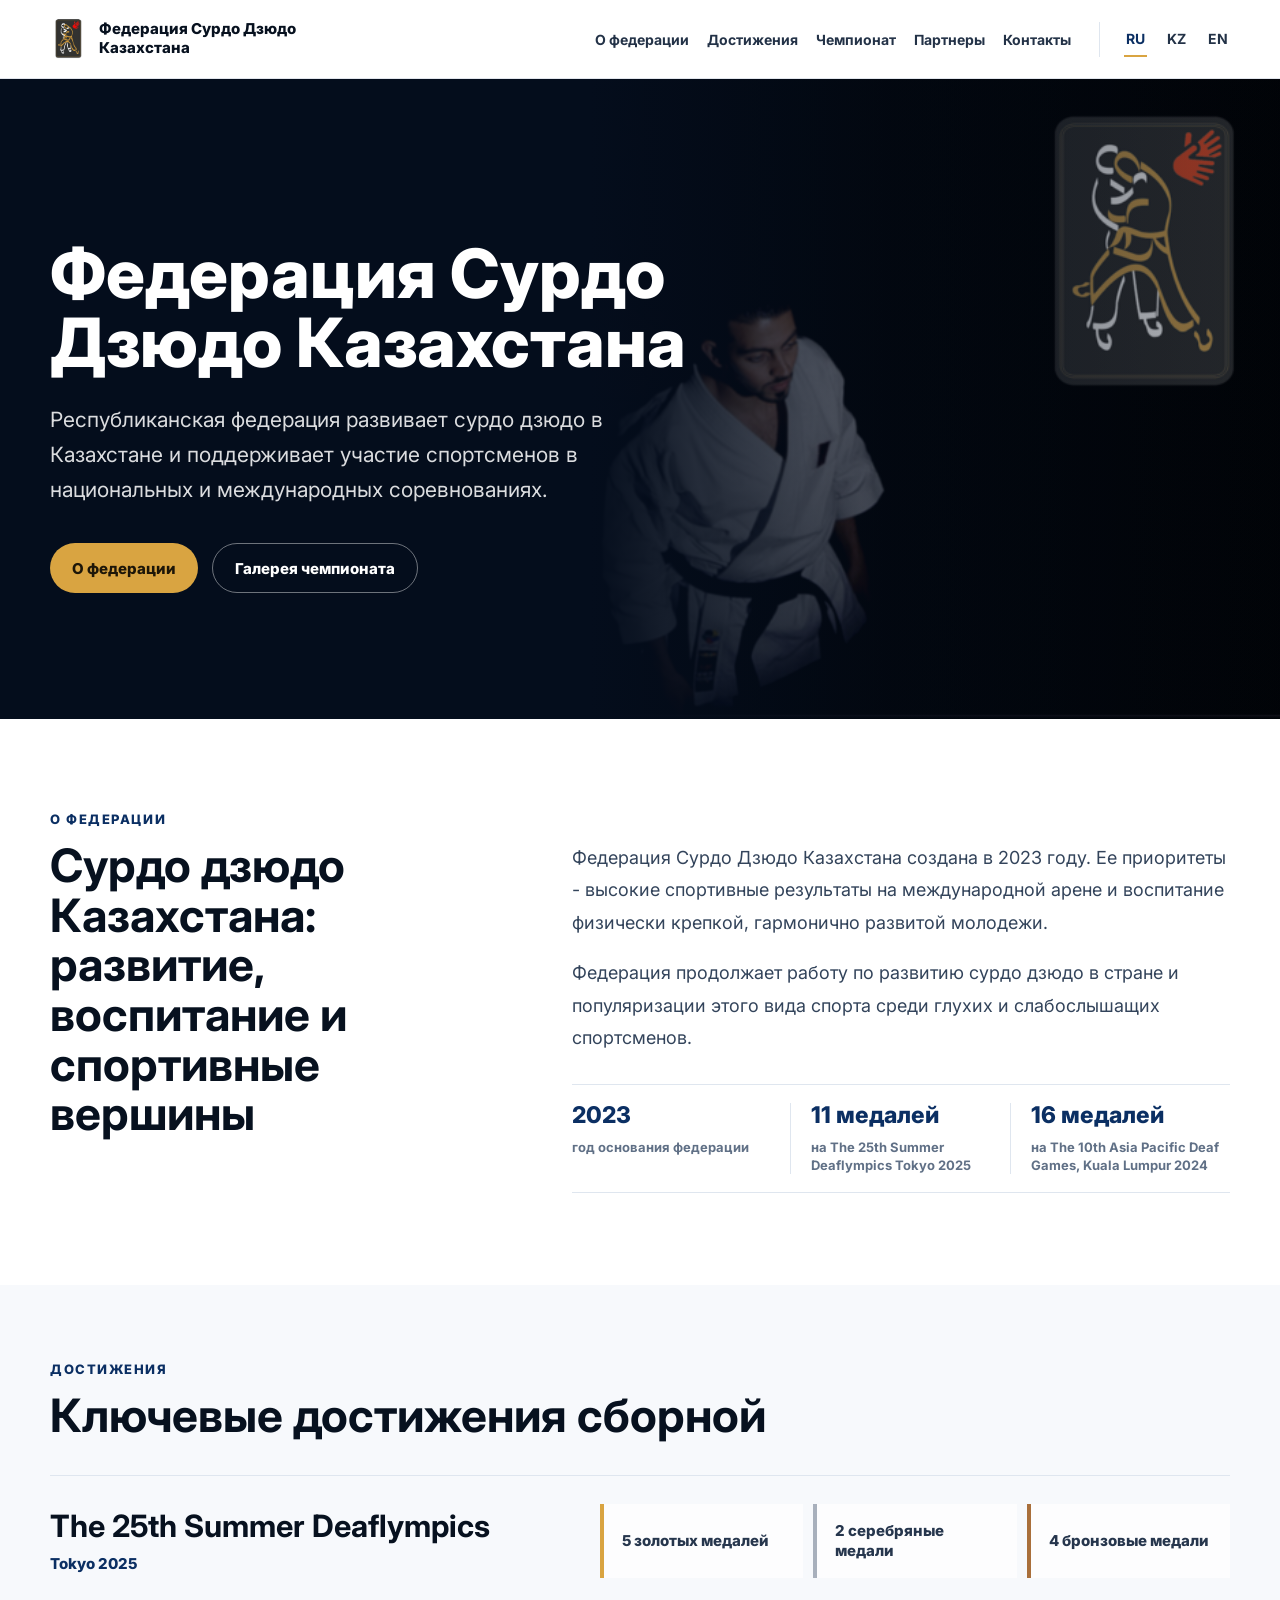
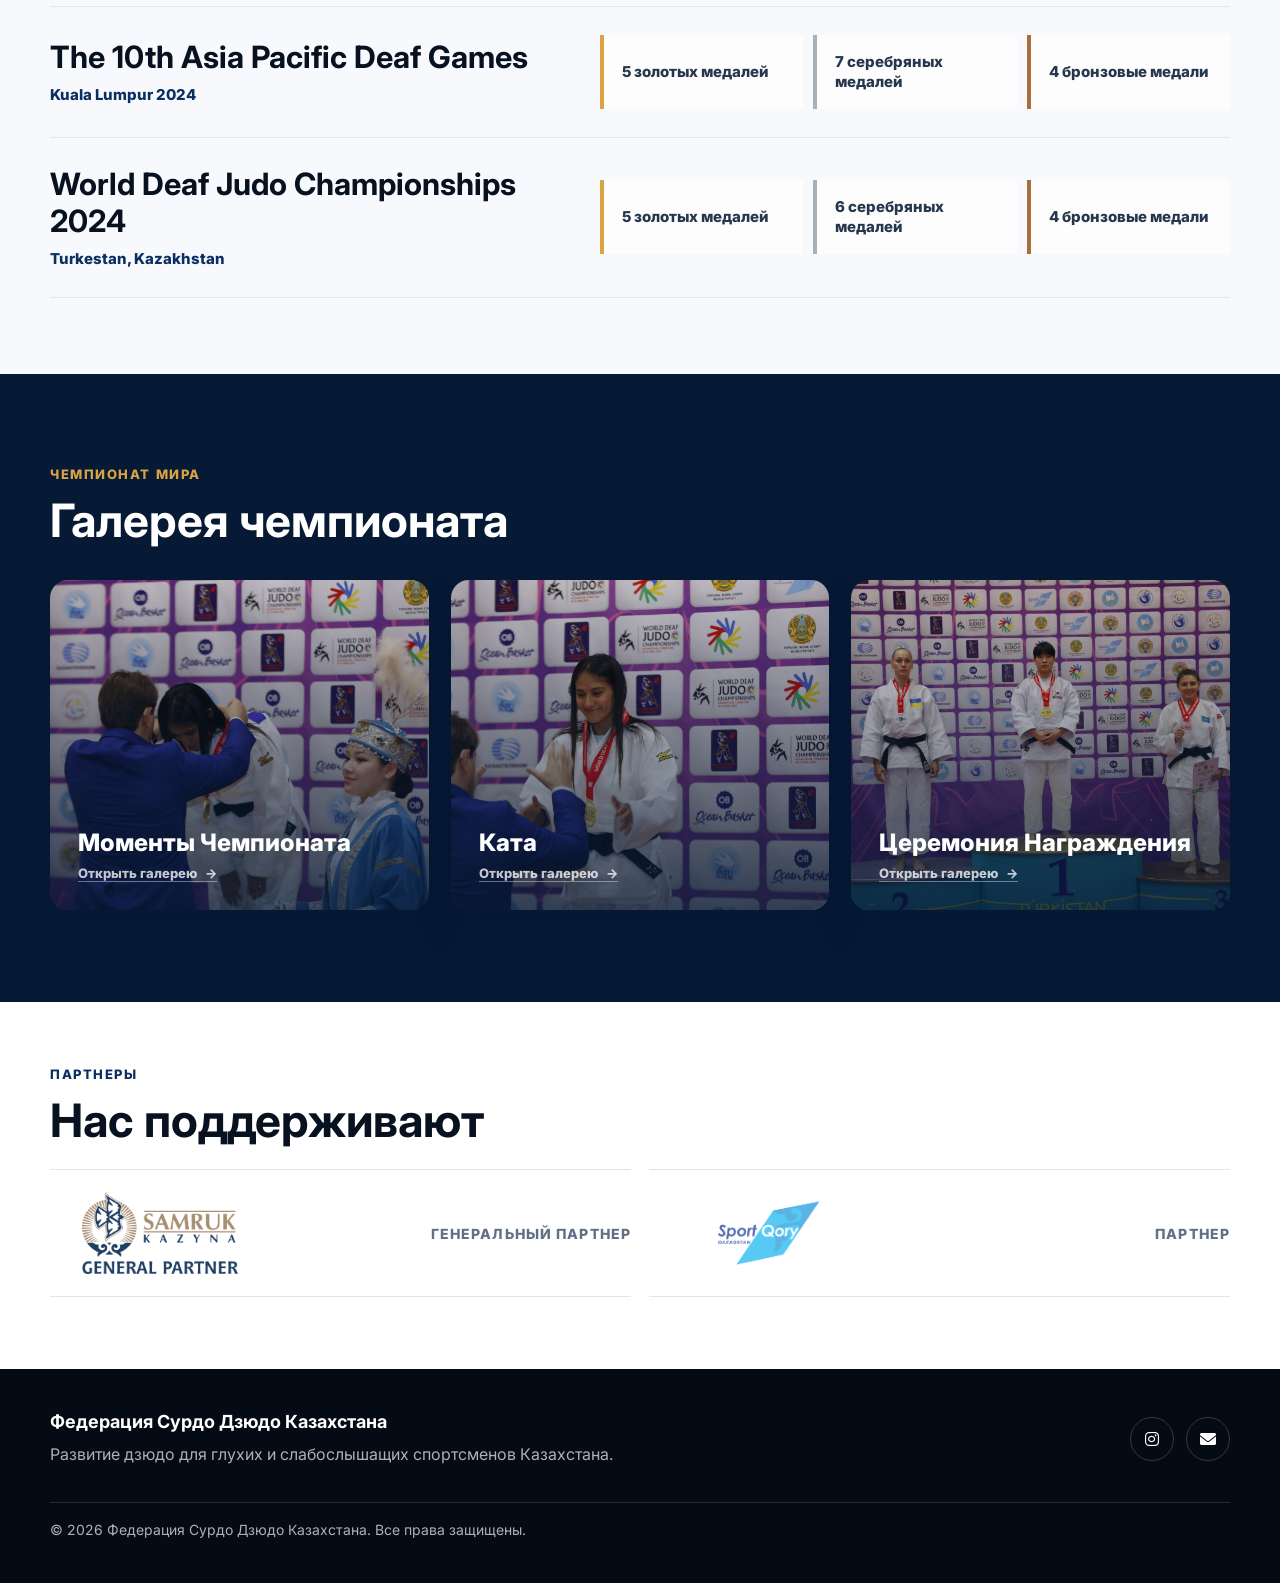
<file: index.html>
<!DOCTYPE html>
<html lang="ru">
<head>
    <meta charset="UTF-8">
    <meta name="viewport" content="width=device-width, initial-scale=1.0">
    <title>Федерация Сурдо Дзюдо Казахстана</title>
    <link rel="stylesheet" href="styles.css">
    <link rel="preconnect" href="https://fonts.googleapis.com">
    <link rel="preconnect" href="https://fonts.gstatic.com" crossorigin>
    <link href="https://fonts.googleapis.com/css2?family=Inter:wght@400;500;600;700;800&amp;display=swap" rel="stylesheet">
    <link href="https://cdnjs.cloudflare.com/ajax/libs/font-awesome/6.0.0-beta3/css/all.min.css" rel="stylesheet">
</head>
<body class="home-ru">
    <header class="site-header">
        <nav class="navbar" aria-label="Основная навигация">
            <a class="brand" href="#hero" aria-label="Федерация Сурдо Дзюдо Казахстана">
                <img src="img/federation-logo.png" alt="Логотип Федерации сурдо дзюдо Казахстана" class="brand-logo">
                <span class="brand-text">Федерация Сурдо Дзюдо Казахстана</span>
            </a>

            <button class="nav-toggle" type="button" aria-expanded="false" aria-controls="site-menu">
                <span class="sr-only">Открыть меню</span>
                <span></span>
                <span></span>
                <span></span>
            </button>

            <div class="nav-menu" id="site-menu">
                <div class="nav-links">
                    <a href="#about">О федерации</a>
                    <a href="#achievements">Достижения</a>
                    <a href="#championship">Чемпионат</a>
                    <a href="#partners">Партнеры</a>
                    <a href="#contact">Контакты</a>
                </div>
                <div class="language-links" aria-label="Выбор языка">
                    <a class="is-active" href="index.html" aria-current="page">RU</a>
                    <a href="index-kz.html">KZ</a>
                    <a href="index-en.html">EN</a>
                </div>
            </div>
        </nav>
    </header>

    <main>
        <section class="hero" id="hero" aria-labelledby="hero-title">
            <img src="img/banner.png" alt="Спортсмены Федерации Сурдо Дзюдо Казахстана" class="hero-image">
            <div class="hero-overlay"></div>
            <div class="hero-content">
                <h1 id="hero-title">Федерация Сурдо Дзюдо Казахстана</h1>
                <p>
                    Республиканская федерация развивает сурдо дзюдо в Казахстане и поддерживает
                    участие спортсменов в национальных и международных соревнованиях.
                </p>
                <div class="hero-actions">
                    <a class="button button-primary" href="#about">О федерации</a>
                    <a class="button button-secondary" href="#championship">Галерея чемпионата</a>
                </div>
            </div>
        </section>

        <section class="section about-section" id="about" aria-labelledby="about-title">
            <div class="section-inner about-grid">
                <div>
                    <p class="section-label">О федерации</p>
                    <h2 id="about-title">Сурдо дзюдо Казахстана: развитие, воспитание и спортивные вершины</h2>
                </div>
                <div class="about-copy">
                    <p>
                        Федерация Сурдо Дзюдо Казахстана создана в 2023 году. Ее приоритеты - высокие
                        спортивные результаты на международной арене и воспитание физически крепкой,
                        гармонично развитой молодежи.
                    </p>
                    <p>
                        Федерация продолжает работу по развитию сурдо дзюдо в стране и популяризации
                        этого вида спорта среди глухих и слабослышащих спортсменов.
                    </p>
                    <dl class="stats-list" aria-label="Ключевые факты федерации">
                        <div class="stat-item">
                            <dt>2023</dt>
                            <dd>год основания федерации</dd>
                        </div>
                        <div class="stat-item">
                            <dt>11 медалей</dt>
                            <dd>на The 25th Summer Deaflympics Tokyo 2025</dd>
                        </div>
                        <div class="stat-item">
                            <dt>16 медалей</dt>
                            <dd>на The 10th Asia Pacific Deaf Games, Kuala Lumpur 2024</dd>
                        </div>
                    </dl>
                </div>
            </div>
        </section>

        <section class="section achievements-section" id="achievements" aria-labelledby="achievements-title">
            <div class="section-inner">
                <div class="section-heading">
                    <p class="section-label">Достижения</p>
                    <h2 id="achievements-title">Ключевые достижения сборной</h2>
                </div>
                <div class="achievement-list">
                    <article class="achievement-record">
                        <div class="achievement-event">
                            <h3>The 25th Summer Deaflympics</h3>
                            <p>Tokyo 2025</p>
                        </div>
                        <ul class="medal-results" aria-label="Медальный результат">
                            <li class="medal-result result-gold">5 золотых медалей</li>
                            <li class="medal-result result-silver">2 серебряные медали</li>
                            <li class="medal-result result-bronze">4 бронзовые медали</li>
                        </ul>
                    </article>
                    <article class="achievement-record">
                        <div class="achievement-event">
                            <h3>The 10th Asia Pacific Deaf Games</h3>
                            <p>Kuala Lumpur 2024</p>
                        </div>
                        <ul class="medal-results" aria-label="Медальный результат">
                            <li class="medal-result result-gold">5 золотых медалей</li>
                            <li class="medal-result result-silver">7 серебряных медалей</li>
                            <li class="medal-result result-bronze">4 бронзовые медали</li>
                        </ul>
                    </article>
                    <article class="achievement-record">
                        <div class="achievement-event">
                            <h3>World Deaf Judo Championships 2024</h3>
                            <p>Turkestan, Kazakhstan</p>
                        </div>
                        <ul class="medal-results" aria-label="Медальный результат">
                            <li class="medal-result result-gold">5 золотых медалей</li>
                            <li class="medal-result result-silver">6 серебряных медалей</li>
                            <li class="medal-result result-bronze">4 бронзовые медали</li>
                        </ul>
                    </article>
                </div>
            </div>
        </section>

        <section class="section championship-section" id="championship" aria-labelledby="championship-title">
            <div class="section-inner">
                <div class="section-heading">
                    <p class="section-label">Чемпионат мира</p>
                    <h2 id="championship-title">Галерея чемпионата</h2>
                </div>
                <div class="championship-card-grid">
                    <a class="gallery-card" href="moments.html">
                        <img src="img/moments1.png" alt="Соревновательный момент чемпионата мира по дзюдо среди глухих">
                        <span class="gallery-card-title">Моменты Чемпионата</span>
                        <span class="gallery-card-action">Открыть галерею <span aria-hidden="true">→</span></span>
                    </a>
                    <a class="gallery-card" href="kata.html">
                        <img src="img/moments2.png" alt="Выступление ката на чемпионате мира по дзюдо среди глухих">
                        <span class="gallery-card-title">Ката</span>
                        <span class="gallery-card-action">Открыть галерею <span aria-hidden="true">→</span></span>
                    </a>
                    <a class="gallery-card" href="ceremony.html">
                        <img src="img/moments_1.jpg" alt="Церемония награждения спортсменов чемпионата">
                        <span class="gallery-card-title">Церемония Награждения</span>
                        <span class="gallery-card-action">Открыть галерею <span aria-hidden="true">→</span></span>
                    </a>
                </div>
            </div>
        </section>

        <section class="section partners-section" id="partners" aria-labelledby="partners-title">
            <div class="section-inner">
                <div class="section-heading compact">
                    <p class="section-label">Партнеры</p>
                    <h2 id="partners-title">Нас поддерживают</h2>
                </div>
                <div class="partner-card-row">
                    <a class="modern-partner-card" href="https://sk.kz/" target="_blank" rel="noopener noreferrer">
                        <img src="img/samruk.png" alt="Логотип Samruk Kazyna">
                        <span>Генеральный партнер</span>
                    </a>
                    <a class="modern-partner-card" href="https://sportqory.kz/ru" target="_blank" rel="noopener noreferrer">
                        <img src="img/sportqory.png" alt="Логотип Sport Qory">
                        <span>Партнер</span>
                    </a>
                </div>
            </div>
        </section>
    </main>

    <footer class="modern-footer" id="contact">
        <div class="footer-inner">
            <div>
                <strong>Федерация Сурдо Дзюдо Казахстана</strong>
                <p>Развитие дзюдо для глухих и слабослышащих спортсменов Казахстана.</p>
            </div>
            <div class="footer-links" aria-label="Контактные ссылки">
                <a href="https://www.instagram.com/kaz_deafjudoteam/" target="_blank" rel="noopener noreferrer" aria-label="Instagram">
                    <i class="fab fa-instagram" aria-hidden="true"></i>
                </a>
                <a href="mailto:deaf.judoteam@mail.ru" aria-label="Email">
                    <i class="fas fa-envelope" aria-hidden="true"></i>
                </a>
            </div>
            <p class="copyright">© 2026 Федерация Сурдо Дзюдо Казахстана. Все права защищены.</p>
        </div>
    </footer>

    <script>
        const navToggle = document.querySelector('.nav-toggle');
        const navMenu = document.querySelector('.nav-menu');

        navToggle.addEventListener('click', () => {
            const isOpen = navToggle.getAttribute('aria-expanded') === 'true';
            navToggle.setAttribute('aria-expanded', String(!isOpen));
            navMenu.classList.toggle('is-open');
        });

        navMenu.querySelectorAll('a').forEach((link) => {
            link.addEventListener('click', () => {
                navToggle.setAttribute('aria-expanded', 'false');
                navMenu.classList.remove('is-open');
            });
        });

        document.addEventListener('keydown', (event) => {
            if (event.key === 'Escape' && navMenu.classList.contains('is-open')) {
                navToggle.setAttribute('aria-expanded', 'false');
                navMenu.classList.remove('is-open');
                navToggle.focus();
            }
        });
    </script>
</body>
</html>
</file>
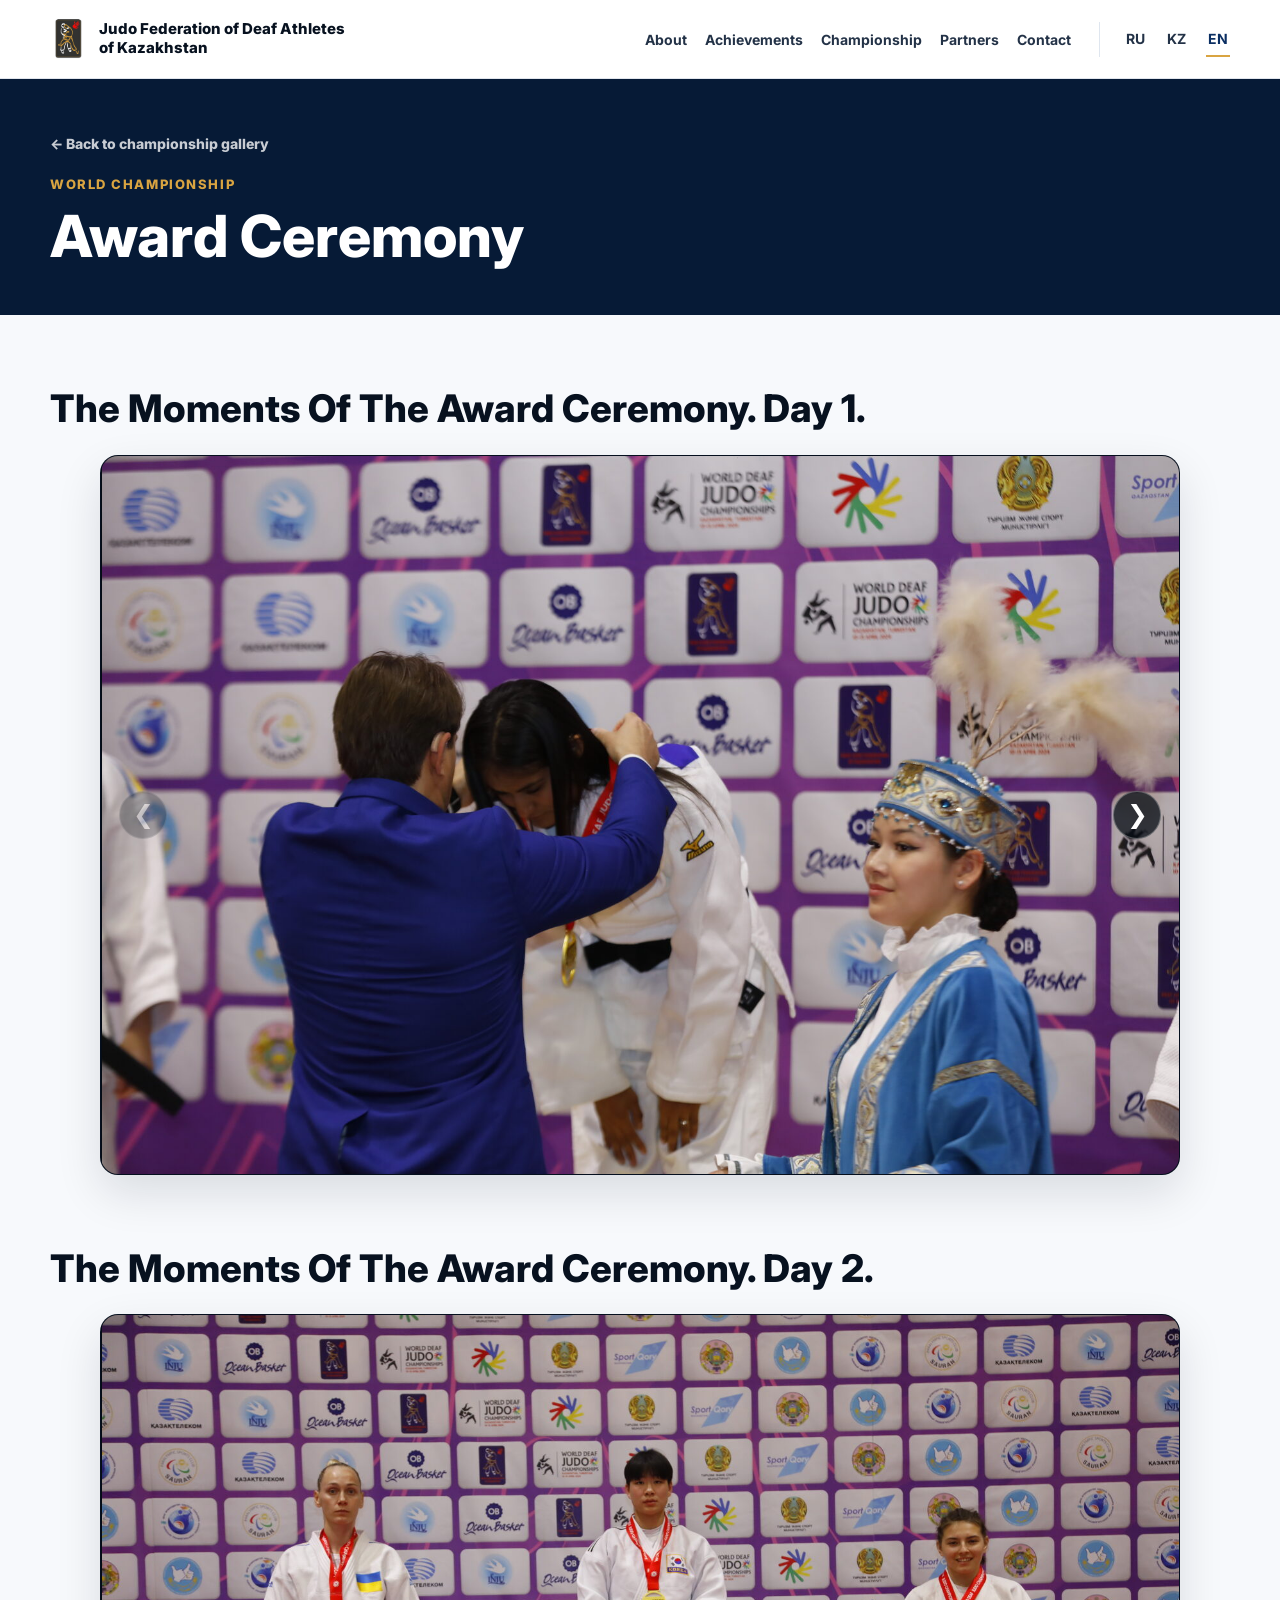
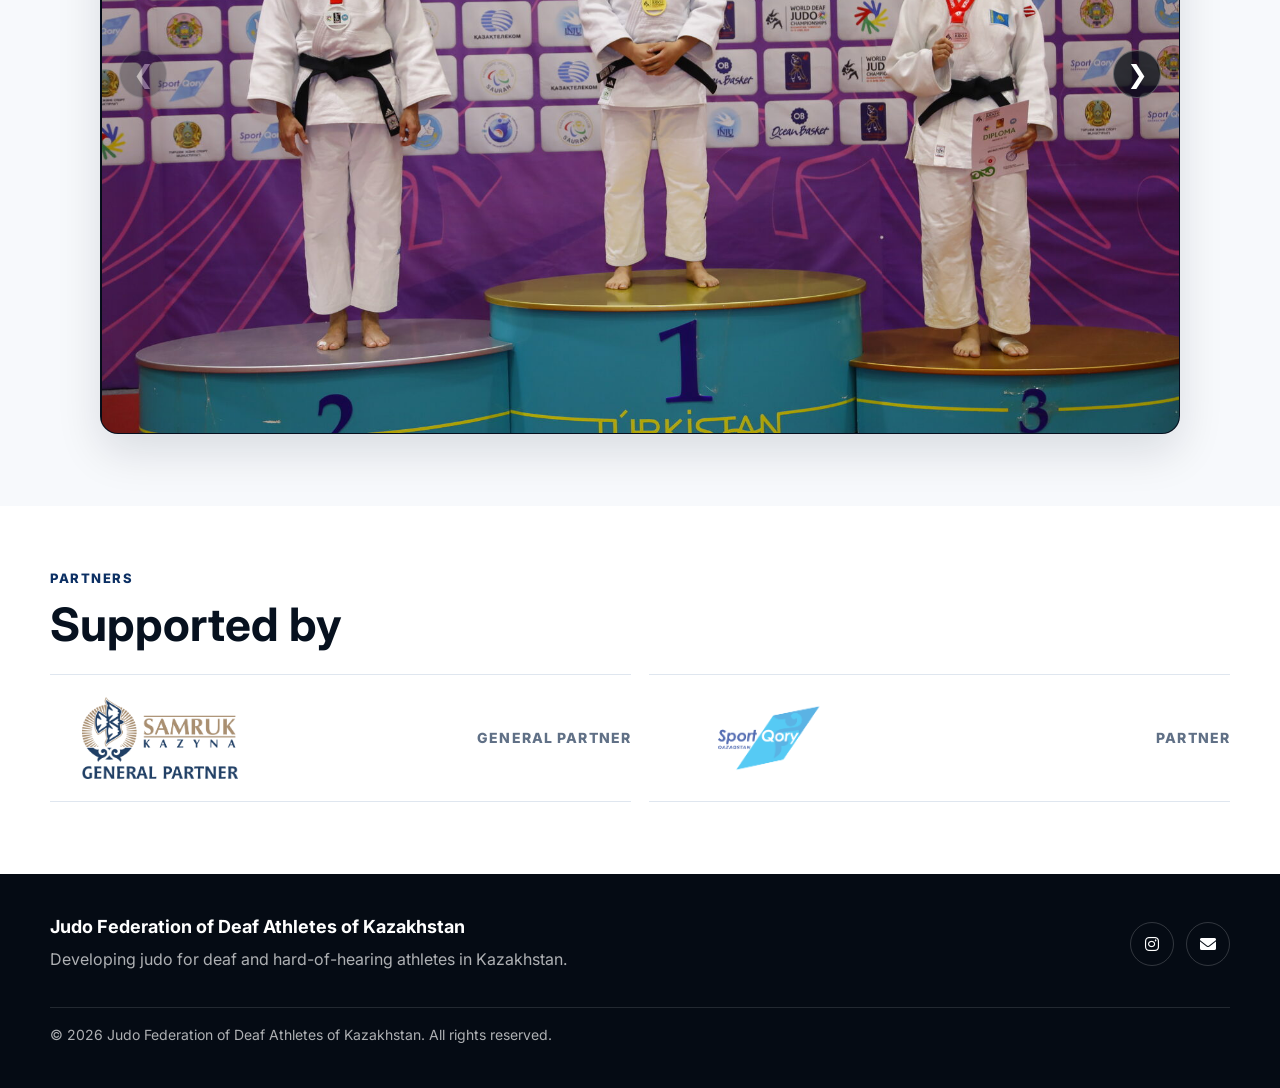
<file: ceremony-en.html>
<!DOCTYPE html>
<html lang="en">
<head>
    <meta charset="UTF-8">
    <meta name="viewport" content="width=device-width, initial-scale=1.0">
    <title>Award Ceremony | Judo Federation of Deaf Athletes of Kazakhstan</title>
    <link rel="stylesheet" href="styles.css">
    <link rel="preconnect" href="https://fonts.googleapis.com">
    <link rel="preconnect" href="https://fonts.gstatic.com" crossorigin>
    <link href="https://fonts.googleapis.com/css2?family=Inter:wght@400;500;600;700;800&amp;display=swap" rel="stylesheet">
    <link href="https://cdnjs.cloudflare.com/ajax/libs/font-awesome/6.0.0-beta3/css/all.min.css" rel="stylesheet">
</head>
<body class="home-en gallery-page">
    <header class="site-header">
        <nav class="navbar" aria-label="Main navigation">
            <a class="brand" href="index-en.html#hero" aria-label="Judo Federation of Deaf Athletes of Kazakhstan">
                <img src="img/federation-logo.png" alt="Logo of the Judo Federation of Deaf Athletes of Kazakhstan" class="brand-logo">
                <span class="brand-text">Judo Federation of Deaf Athletes of Kazakhstan</span>
            </a>

            <button class="nav-toggle" type="button" aria-expanded="false" aria-controls="site-menu">
                <span class="sr-only">Open menu</span>
                <span></span>
                <span></span>
                <span></span>
            </button>

            <div class="nav-menu" id="site-menu">
                <div class="nav-links">
                    <a href="index-en.html#about">About</a>
                    <a href="index-en.html#achievements">Achievements</a>
                    <a href="index-en.html#championship">Championship</a>
                    <a href="index-en.html#partners">Partners</a>
                    <a href="#contact">Contact</a>
                </div>
                <div class="language-links" aria-label="Language selection">
                    <a href="ceremony.html">RU</a>
                    <a href="ceremony-kz.html">KZ</a>
                    <a class="is-active" href="ceremony-en.html" aria-current="page">EN</a>
                </div>
            </div>
        </nav>
    </header>

    <main>
        <section class="gallery-hero" aria-labelledby="gallery-title">
            <div class="section-inner">
                <a class="gallery-back-link" href="index-en.html#championship">← Back to championship gallery</a>
                <p class="section-label">World Championship</p>
                <h1 id="gallery-title">Award Ceremony</h1>
            </div>
        </section>

        <section class="gallery-slider gallery-slider-modern" aria-labelledby="day1-title">
            <div class="section-inner">
                <div class="gallery-section-heading">
                    <h2 id="day1-title">The Moments Of The Award Ceremony. Day 1.</h2>
                </div>
                <div class="slider-container" id="slider-day1" tabindex="0" aria-label="Award ceremony photo slider from day one">
                    <div class="slider">
                        <img src="img/moments1.png" alt="Award ceremony at the World Deaf Judo Championship, day 1">
                        <img src="img/moments2.png" alt="Athletes at the award ceremony of the World Championship, day 1">
                        <img src="img/moments3.png" alt="Award ceremony moment at the World Championship, day 1">
                    </div>
                    <button class="prev" type="button" onclick="prevSlide('slider-day1')" aria-label="Previous photo">&#10094;</button>
                    <button class="next" type="button" onclick="nextSlide('slider-day1')" aria-label="Next photo">&#10095;</button>
                </div>
            </div>
        </section>

        <section class="gallery-slider gallery-slider-modern" aria-labelledby="day2-title">
            <div class="section-inner">
                <div class="gallery-section-heading">
                    <h2 id="day2-title">The Moments Of The Award Ceremony. Day 2.</h2>
                </div>
                <div class="slider-container" id="slider-day2" tabindex="0" aria-label="Award ceremony photo slider from day two">
                    <div class="slider">
                        <img src="img/moments_1.jpg" alt="Award ceremony at the World Deaf Judo Championship, day 2">
                        <img src="img/moments_2.jpg" alt="Athletes during the World Championship award ceremony, day 2">
                        <img src="img/moments_3.jpg" alt="Award presentation moment at the World Championship, day 2">
                    </div>
                    <button class="prev" type="button" onclick="prevSlide('slider-day2')" aria-label="Previous photo">&#10094;</button>
                    <button class="next" type="button" onclick="nextSlide('slider-day2')" aria-label="Next photo">&#10095;</button>
                </div>
            </div>
        </section>

        <section class="section partners-section" id="partners" aria-labelledby="partners-title">
            <div class="section-inner">
                <div class="section-heading compact">
                    <p class="section-label">Partners</p>
                    <h2 id="partners-title">Supported by</h2>
                </div>
                <div class="partner-card-row">
                    <a class="modern-partner-card" href="https://sk.kz/" target="_blank" rel="noopener noreferrer">
                        <img src="img/samruk.png" alt="Samruk Kazyna logo">
                        <span>General partner</span>
                    </a>
                    <a class="modern-partner-card" href="https://sportqory.kz/ru" target="_blank" rel="noopener noreferrer">
                        <img src="img/sportqory.png" alt="Sport Qory logo">
                        <span>Partner</span>
                    </a>
                </div>
            </div>
        </section>
    </main>

    <footer class="modern-footer" id="contact">
        <div class="footer-inner">
            <div>
                <strong>Judo Federation of Deaf Athletes of Kazakhstan</strong>
                <p>Developing judo for deaf and hard-of-hearing athletes in Kazakhstan.</p>
            </div>
            <div class="footer-links" aria-label="Contact links">
                <a href="https://www.instagram.com/kaz_deafjudoteam/" target="_blank" rel="noopener noreferrer" aria-label="Instagram">
                    <i class="fab fa-instagram" aria-hidden="true"></i>
                </a>
                <a href="mailto:deaf.judoteam@mail.ru" aria-label="Email">
                    <i class="fas fa-envelope" aria-hidden="true"></i>
                </a>
            </div>
            <p class="copyright">© 2026 Judo Federation of Deaf Athletes of Kazakhstan. All rights reserved.</p>
        </div>
    </footer>

    <script src="slider.js"></script>
    <script>
        const navToggle = document.querySelector('.nav-toggle');
        const navMenu = document.querySelector('.nav-menu');

        navToggle.addEventListener('click', () => {
            const isOpen = navToggle.getAttribute('aria-expanded') === 'true';
            navToggle.setAttribute('aria-expanded', String(!isOpen));
            navMenu.classList.toggle('is-open');
        });

        navMenu.querySelectorAll('a').forEach((link) => {
            link.addEventListener('click', () => {
                navToggle.setAttribute('aria-expanded', 'false');
                navMenu.classList.remove('is-open');
            });
        });

        document.addEventListener('keydown', (event) => {
            if (event.key === 'Escape' && navMenu.classList.contains('is-open')) {
                navToggle.setAttribute('aria-expanded', 'false');
                navMenu.classList.remove('is-open');
                navToggle.focus();
            }
        });
    </script>
</body>
</html>
</file>
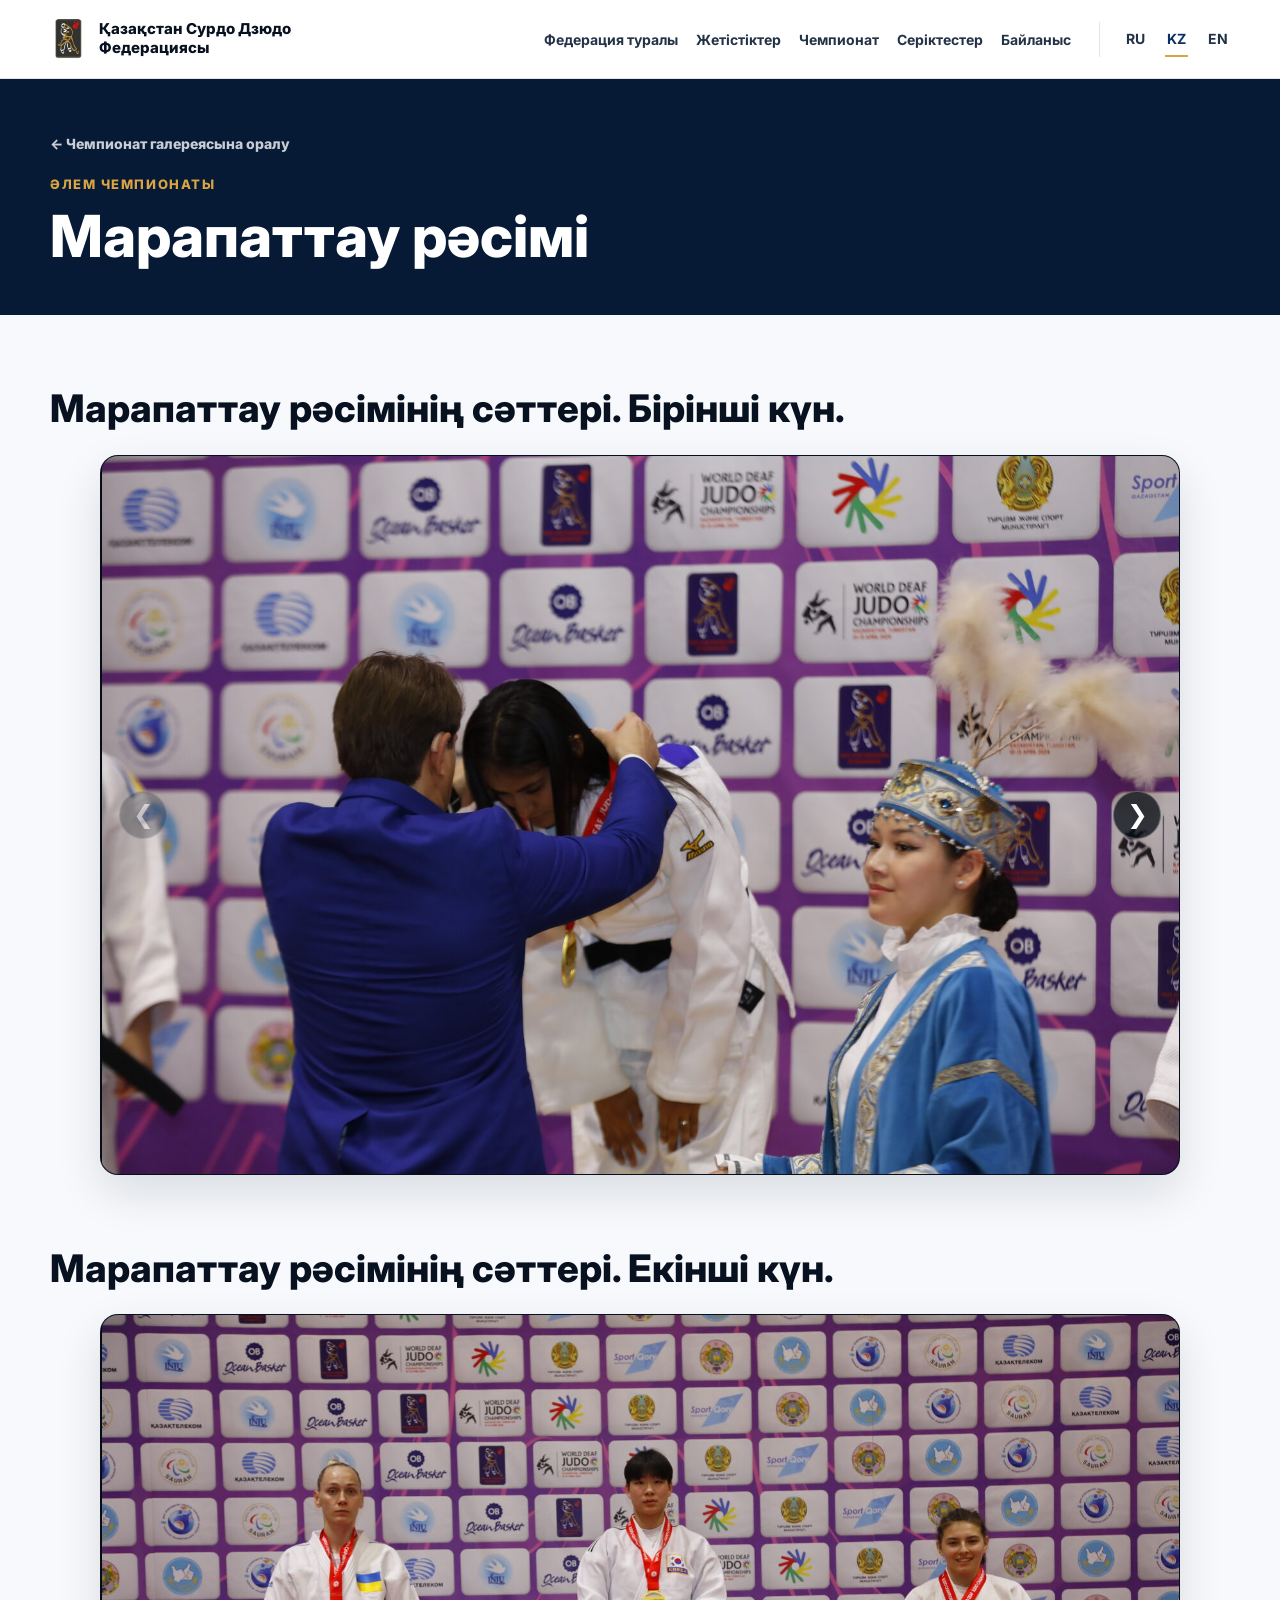
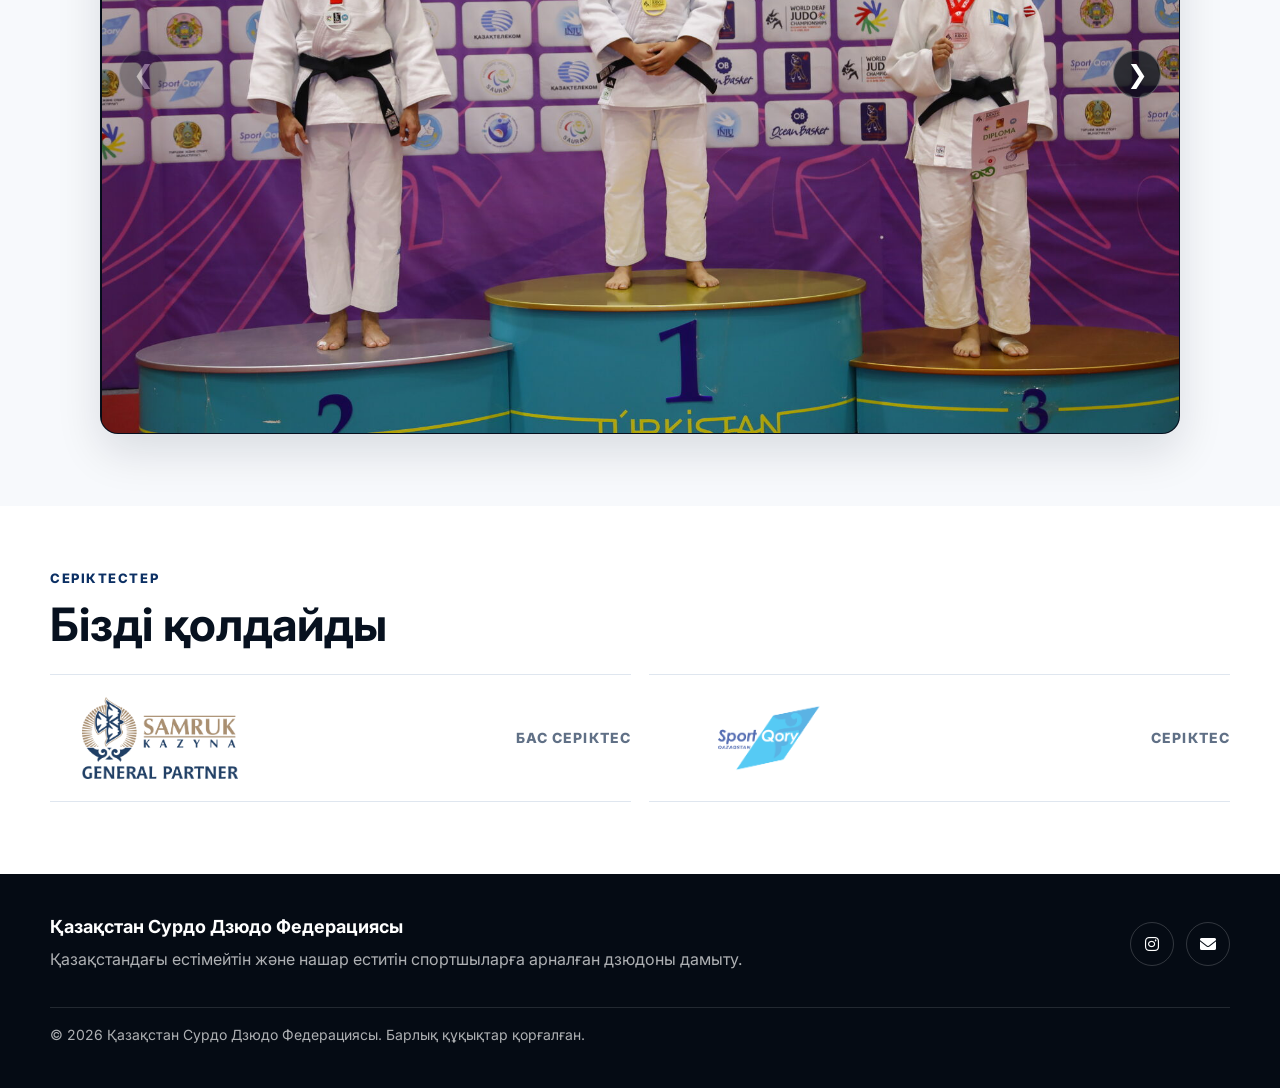
<file: ceremony-kz.html>
<!DOCTYPE html>
<html lang="kk">
<head>
    <meta charset="UTF-8">
    <meta name="viewport" content="width=device-width, initial-scale=1.0">
    <title>Марапаттау рәсімі | Қазақстан Сурдо Дзюдо Федерациясы</title>
    <link rel="stylesheet" href="styles.css">
    <link rel="preconnect" href="https://fonts.googleapis.com">
    <link rel="preconnect" href="https://fonts.gstatic.com" crossorigin>
    <link href="https://fonts.googleapis.com/css2?family=Inter:wght@400;500;600;700;800&amp;display=swap" rel="stylesheet">
    <link href="https://cdnjs.cloudflare.com/ajax/libs/font-awesome/6.0.0-beta3/css/all.min.css" rel="stylesheet">
</head>
<body class="home-kz gallery-page">
    <header class="site-header">
        <nav class="navbar" aria-label="Негізгі навигация">
            <a class="brand" href="index-kz.html#hero" aria-label="Қазақстан Сурдо Дзюдо Федерациясы">
                <img src="img/federation-logo.png" alt="Қазақстан Сурдо дзюдо федерациясының логотипі" class="brand-logo">
                <span class="brand-text">Қазақстан Сурдо Дзюдо Федерациясы</span>
            </a>

            <button class="nav-toggle" type="button" aria-expanded="false" aria-controls="site-menu">
                <span class="sr-only">Мәзірді ашу</span>
                <span></span>
                <span></span>
                <span></span>
            </button>

            <div class="nav-menu" id="site-menu">
                <div class="nav-links">
                    <a href="index-kz.html#about">Федерация туралы</a>
                    <a href="index-kz.html#achievements">Жетістіктер</a>
                    <a href="index-kz.html#championship">Чемпионат</a>
                    <a href="index-kz.html#partners">Серіктестер</a>
                    <a href="#contact">Байланыс</a>
                </div>
                <div class="language-links" aria-label="Тілді таңдау">
                    <a href="ceremony.html">RU</a>
                    <a class="is-active" href="ceremony-kz.html" aria-current="page">KZ</a>
                    <a href="ceremony-en.html">EN</a>
                </div>
            </div>
        </nav>
    </header>

    <main>
        <section class="gallery-hero" aria-labelledby="gallery-title">
            <div class="section-inner">
                <a class="gallery-back-link" href="index-kz.html#championship">← Чемпионат галереясына оралу</a>
                <p class="section-label">Әлем чемпионаты</p>
                <h1 id="gallery-title">Марапаттау рәсімі</h1>
            </div>
        </section>

        <section class="gallery-slider gallery-slider-modern" aria-labelledby="day1-title">
            <div class="section-inner">
                <div class="gallery-section-heading">
                    <h2 id="day1-title">Марапаттау рәсімінің сәттері. Бірінші күн.</h2>
                </div>
                <div class="slider-container" id="slider-day1" tabindex="0" aria-label="Марапаттау рәсімінің бірінші күніндегі фотосуреттер слайдері">
                    <div class="slider">
                        <img src="img/moments1.png" alt="Естімейтін спортшылар арасындағы дзюдодан әлем чемпионатының марапаттау рәсімі, бірінші күн">
                        <img src="img/moments2.png" alt="Әлем чемпионатындағы марапаттау рәсіміндегі спортшылар, бірінші күн">
                        <img src="img/moments3.png" alt="Әлем чемпионатындағы марапаттау рәсімінің көрінісі, бірінші күн">
                    </div>
                    <button class="prev" type="button" onclick="prevSlide('slider-day1')" aria-label="Алдыңғы фотосурет">&#10094;</button>
                    <button class="next" type="button" onclick="nextSlide('slider-day1')" aria-label="Келесі фотосурет">&#10095;</button>
                </div>
            </div>
        </section>

        <section class="gallery-slider gallery-slider-modern" aria-labelledby="day2-title">
            <div class="section-inner">
                <div class="gallery-section-heading">
                    <h2 id="day2-title">Марапаттау рәсімінің сәттері. Екінші күн.</h2>
                </div>
                <div class="slider-container" id="slider-day2" tabindex="0" aria-label="Марапаттау рәсімінің екінші күніндегі фотосуреттер слайдері">
                    <div class="slider">
                        <img src="img/moments_1.jpg" alt="Естімейтін спортшылар арасындағы дзюдодан әлем чемпионатының марапаттау рәсімі, екінші күн">
                        <img src="img/moments_2.jpg" alt="Әлем чемпионатындағы марапаттау рәсіміндегі спортшылар, екінші күн">
                        <img src="img/moments_3.jpg" alt="Әлем чемпионатындағы марапаттау сәті, екінші күн">
                    </div>
                    <button class="prev" type="button" onclick="prevSlide('slider-day2')" aria-label="Алдыңғы фотосурет">&#10094;</button>
                    <button class="next" type="button" onclick="nextSlide('slider-day2')" aria-label="Келесі фотосурет">&#10095;</button>
                </div>
            </div>
        </section>

        <section class="section partners-section" id="partners" aria-labelledby="partners-title">
            <div class="section-inner">
                <div class="section-heading compact">
                    <p class="section-label">Серіктестер</p>
                    <h2 id="partners-title">Бізді қолдайды</h2>
                </div>
                <div class="partner-card-row">
                    <a class="modern-partner-card" href="https://sk.kz/" target="_blank" rel="noopener noreferrer">
                        <img src="img/samruk.png" alt="Samruk Kazyna логотипі">
                        <span>Бас серіктес</span>
                    </a>
                    <a class="modern-partner-card" href="https://sportqory.kz/ru" target="_blank" rel="noopener noreferrer">
                        <img src="img/sportqory.png" alt="Sport Qory логотипі">
                        <span>Серіктес</span>
                    </a>
                </div>
            </div>
        </section>
    </main>

    <footer class="modern-footer" id="contact">
        <div class="footer-inner">
            <div>
                <strong>Қазақстан Сурдо Дзюдо Федерациясы</strong>
                <p>Қазақстандағы естімейтін және нашар еститін спортшыларға арналған дзюдоны дамыту.</p>
            </div>
            <div class="footer-links" aria-label="Байланыс сілтемелері">
                <a href="https://www.instagram.com/kaz_deafjudoteam/" target="_blank" rel="noopener noreferrer" aria-label="Instagram">
                    <i class="fab fa-instagram" aria-hidden="true"></i>
                </a>
                <a href="mailto:deaf.judoteam@mail.ru" aria-label="Email">
                    <i class="fas fa-envelope" aria-hidden="true"></i>
                </a>
            </div>
            <p class="copyright">© 2026 Қазақстан Сурдо Дзюдо Федерациясы. Барлық құқықтар қорғалған.</p>
        </div>
    </footer>

    <script src="slider.js"></script>
    <script>
        const navToggle = document.querySelector('.nav-toggle');
        const navMenu = document.querySelector('.nav-menu');

        navToggle.addEventListener('click', () => {
            const isOpen = navToggle.getAttribute('aria-expanded') === 'true';
            navToggle.setAttribute('aria-expanded', String(!isOpen));
            navMenu.classList.toggle('is-open');
        });

        navMenu.querySelectorAll('a').forEach((link) => {
            link.addEventListener('click', () => {
                navToggle.setAttribute('aria-expanded', 'false');
                navMenu.classList.remove('is-open');
            });
        });

        document.addEventListener('keydown', (event) => {
            if (event.key === 'Escape' && navMenu.classList.contains('is-open')) {
                navToggle.setAttribute('aria-expanded', 'false');
                navMenu.classList.remove('is-open');
                navToggle.focus();
            }
        });
    </script>
</body>
</html>
</file>
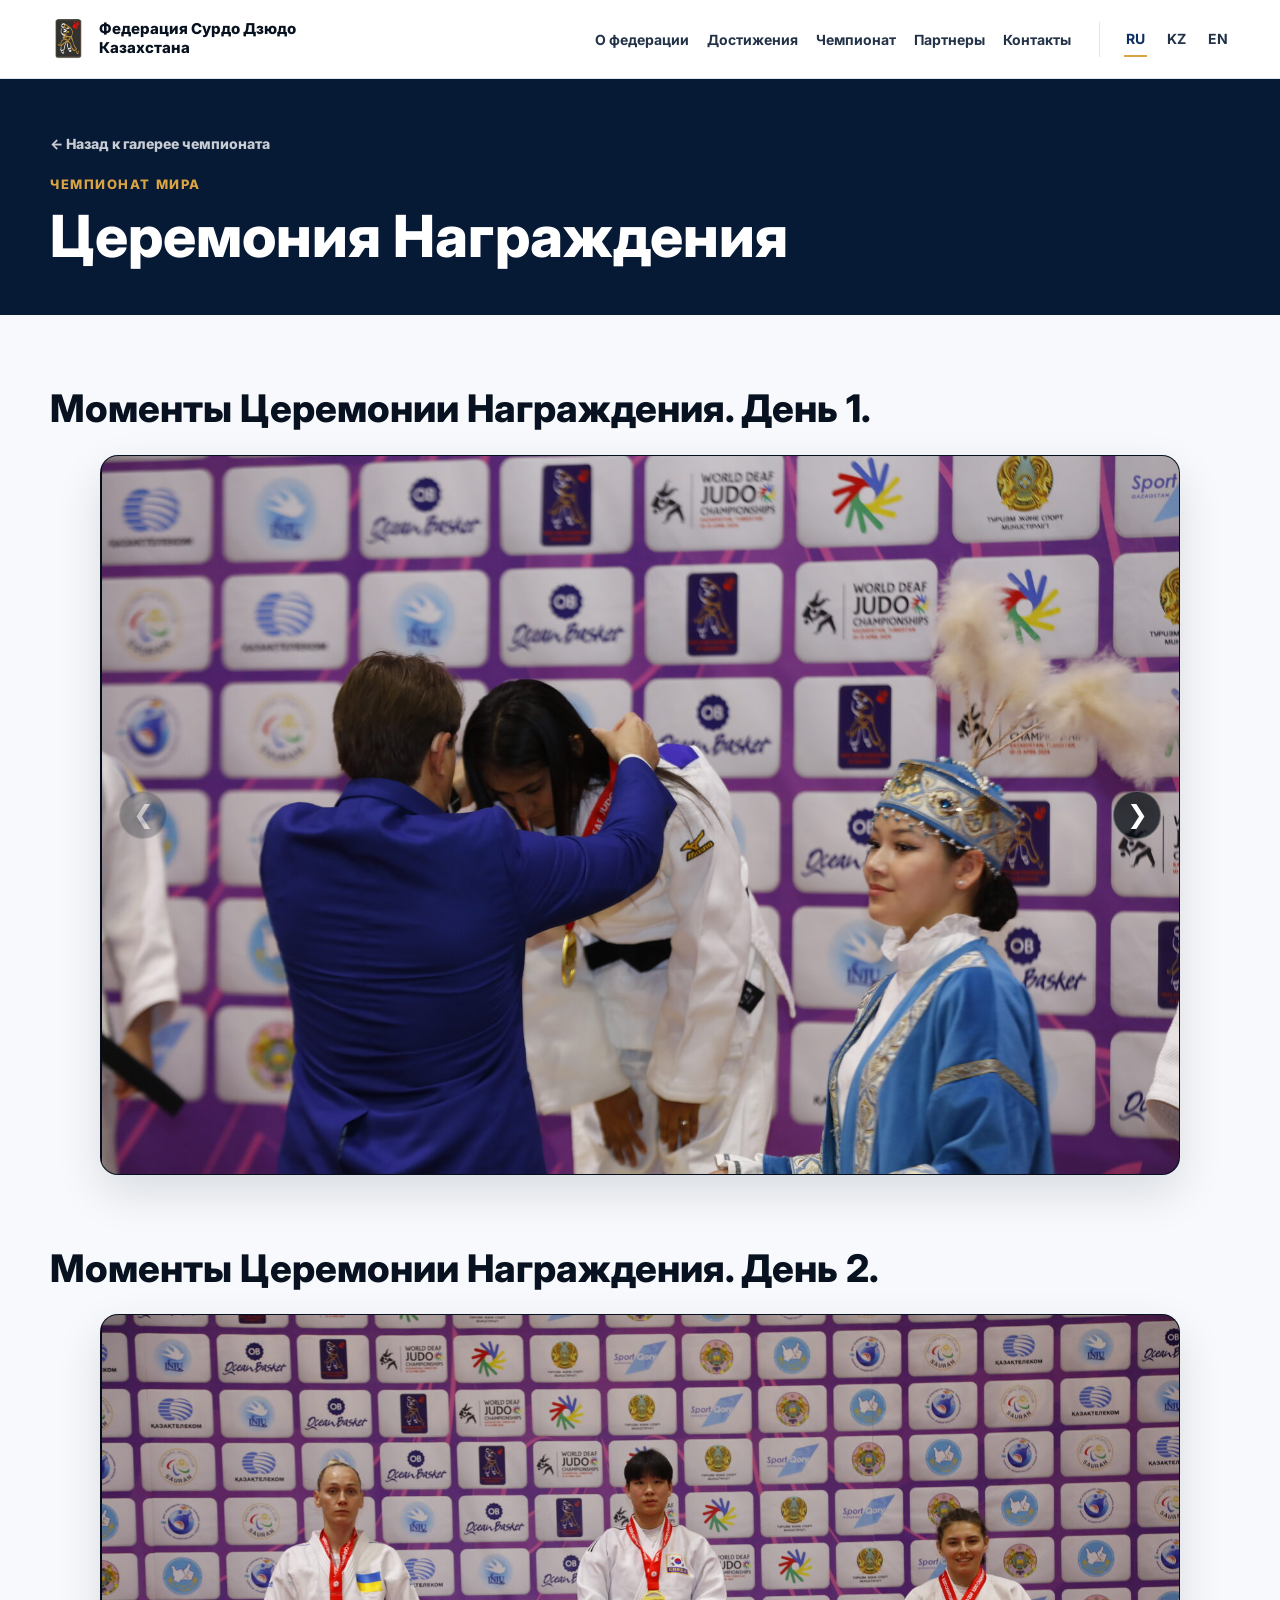
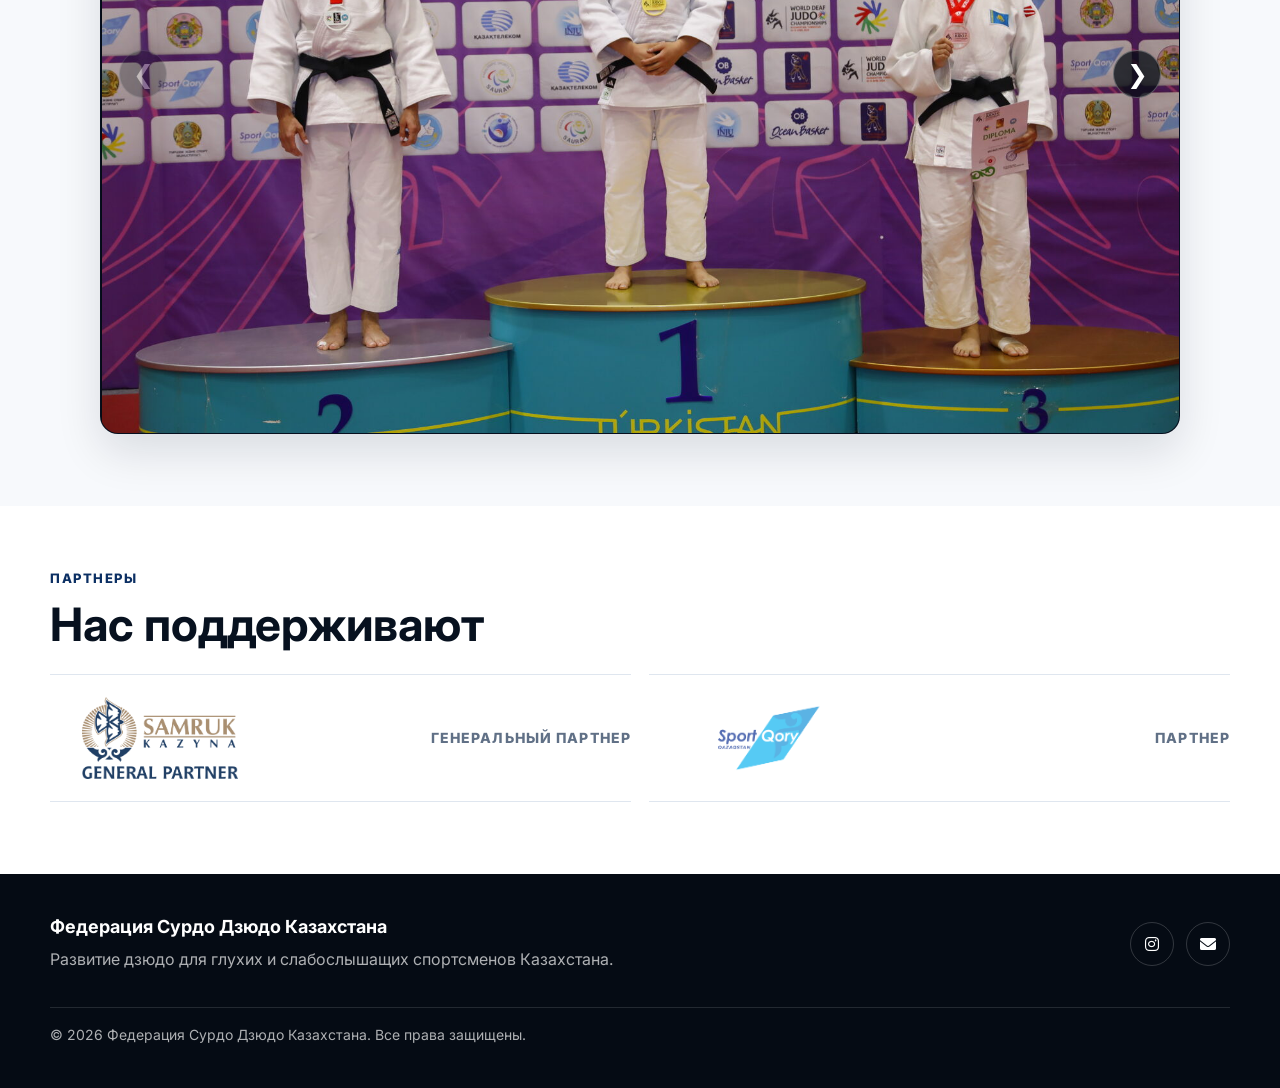
<file: ceremony.html>
<!DOCTYPE html>
<html lang="ru">
<head>
    <meta charset="UTF-8">
    <meta name="viewport" content="width=device-width, initial-scale=1.0">
    <title>Церемония Награждения | Федерация Сурдо Дзюдо Казахстана</title>
    <link rel="stylesheet" href="styles.css">
    <link rel="preconnect" href="https://fonts.googleapis.com">
    <link rel="preconnect" href="https://fonts.gstatic.com" crossorigin>
    <link href="https://fonts.googleapis.com/css2?family=Inter:wght@400;500;600;700;800&amp;display=swap" rel="stylesheet">
    <link href="https://cdnjs.cloudflare.com/ajax/libs/font-awesome/6.0.0-beta3/css/all.min.css" rel="stylesheet">
</head>
<body class="home-ru gallery-page">
    <header class="site-header">
        <nav class="navbar" aria-label="Основная навигация">
            <a class="brand" href="index.html#hero" aria-label="Федерация Сурдо Дзюдо Казахстана">
                <img src="img/federation-logo.png" alt="Логотип Федерации сурдо дзюдо Казахстана" class="brand-logo">
                <span class="brand-text">Федерация Сурдо Дзюдо Казахстана</span>
            </a>

            <button class="nav-toggle" type="button" aria-expanded="false" aria-controls="site-menu">
                <span class="sr-only">Открыть меню</span>
                <span></span>
                <span></span>
                <span></span>
            </button>

            <div class="nav-menu" id="site-menu">
                <div class="nav-links">
                    <a href="index.html#about">О федерации</a>
                    <a href="index.html#achievements">Достижения</a>
                    <a href="index.html#championship">Чемпионат</a>
                    <a href="index.html#partners">Партнеры</a>
                    <a href="#contact">Контакты</a>
                </div>
                <div class="language-links" aria-label="Выбор языка">
                    <a class="is-active" href="ceremony.html" aria-current="page">RU</a>
                    <a href="ceremony-kz.html">KZ</a>
                    <a href="ceremony-en.html">EN</a>
                </div>
            </div>
        </nav>
    </header>

    <main>
        <section class="gallery-hero" aria-labelledby="gallery-title">
            <div class="section-inner">
                <a class="gallery-back-link" href="index.html#championship">← Назад к галерее чемпионата</a>
                <p class="section-label">Чемпионат мира</p>
                <h1 id="gallery-title">Церемония Награждения</h1>
            </div>
        </section>

        <section class="gallery-slider gallery-slider-modern" aria-labelledby="day1-title">
            <div class="section-inner">
                <div class="gallery-section-heading">
                    <h2 id="day1-title">Моменты Церемонии Награждения. День 1.</h2>
                </div>
                <div class="slider-container" id="slider-day1" tabindex="0" aria-label="Слайдер фотографий церемонии награждения первого дня">
                    <div class="slider">
                        <img src="img/moments1.png" alt="Церемония награждения чемпионата мира по дзюдо среди глухих, день 1">
                        <img src="img/moments2.png" alt="Спортсмены на церемонии награждения чемпионата мира, день 1">
                        <img src="img/moments3.png" alt="Фрагмент церемонии награждения чемпионата мира, день 1">
                    </div>
                    <button class="prev" type="button" onclick="prevSlide('slider-day1')" aria-label="Предыдущая фотография">&#10094;</button>
                    <button class="next" type="button" onclick="nextSlide('slider-day1')" aria-label="Следующая фотография">&#10095;</button>
                </div>
            </div>
        </section>

        <section class="gallery-slider gallery-slider-modern" aria-labelledby="day2-title">
            <div class="section-inner">
                <div class="gallery-section-heading">
                    <h2 id="day2-title">Моменты Церемонии Награждения. День 2.</h2>
                </div>
                <div class="slider-container" id="slider-day2" tabindex="0" aria-label="Слайдер фотографий церемонии награждения второго дня">
                    <div class="slider">
                        <img src="img/moments_1.jpg" alt="Церемония награждения чемпионата мира по дзюдо среди глухих, день 2">
                        <img src="img/moments_2.jpg" alt="Спортсмены во время церемонии награждения чемпионата мира, день 2">
                        <img src="img/moments_3.jpg" alt="Фрагмент награждения на чемпионате мира, день 2">
                    </div>
                    <button class="prev" type="button" onclick="prevSlide('slider-day2')" aria-label="Предыдущая фотография">&#10094;</button>
                    <button class="next" type="button" onclick="nextSlide('slider-day2')" aria-label="Следующая фотография">&#10095;</button>
                </div>
            </div>
        </section>

        <section class="section partners-section" id="partners" aria-labelledby="partners-title">
            <div class="section-inner">
                <div class="section-heading compact">
                    <p class="section-label">Партнеры</p>
                    <h2 id="partners-title">Нас поддерживают</h2>
                </div>
                <div class="partner-card-row">
                    <a class="modern-partner-card" href="https://sk.kz/" target="_blank" rel="noopener noreferrer">
                        <img src="img/samruk.png" alt="Логотип Samruk Kazyna">
                        <span>Генеральный партнер</span>
                    </a>
                    <a class="modern-partner-card" href="https://sportqory.kz/ru" target="_blank" rel="noopener noreferrer">
                        <img src="img/sportqory.png" alt="Логотип Sport Qory">
                        <span>Партнер</span>
                    </a>
                </div>
            </div>
        </section>
    </main>

    <footer class="modern-footer" id="contact">
        <div class="footer-inner">
            <div>
                <strong>Федерация Сурдо Дзюдо Казахстана</strong>
                <p>Развитие дзюдо для глухих и слабослышащих спортсменов Казахстана.</p>
            </div>
            <div class="footer-links" aria-label="Контактные ссылки">
                <a href="https://www.instagram.com/kaz_deafjudoteam/" target="_blank" rel="noopener noreferrer" aria-label="Instagram">
                    <i class="fab fa-instagram" aria-hidden="true"></i>
                </a>
                <a href="mailto:deaf.judoteam@mail.ru" aria-label="Email">
                    <i class="fas fa-envelope" aria-hidden="true"></i>
                </a>
            </div>
            <p class="copyright">© 2026 Федерация Сурдо Дзюдо Казахстана. Все права защищены.</p>
        </div>
    </footer>

    <script src="slider.js"></script>
    <script>
        const navToggle = document.querySelector('.nav-toggle');
        const navMenu = document.querySelector('.nav-menu');

        navToggle.addEventListener('click', () => {
            const isOpen = navToggle.getAttribute('aria-expanded') === 'true';
            navToggle.setAttribute('aria-expanded', String(!isOpen));
            navMenu.classList.toggle('is-open');
        });

        navMenu.querySelectorAll('a').forEach((link) => {
            link.addEventListener('click', () => {
                navToggle.setAttribute('aria-expanded', 'false');
                navMenu.classList.remove('is-open');
            });
        });

        document.addEventListener('keydown', (event) => {
            if (event.key === 'Escape' && navMenu.classList.contains('is-open')) {
                navToggle.setAttribute('aria-expanded', 'false');
                navMenu.classList.remove('is-open');
                navToggle.focus();
            }
        });
    </script>
</body>
</html>
</file>
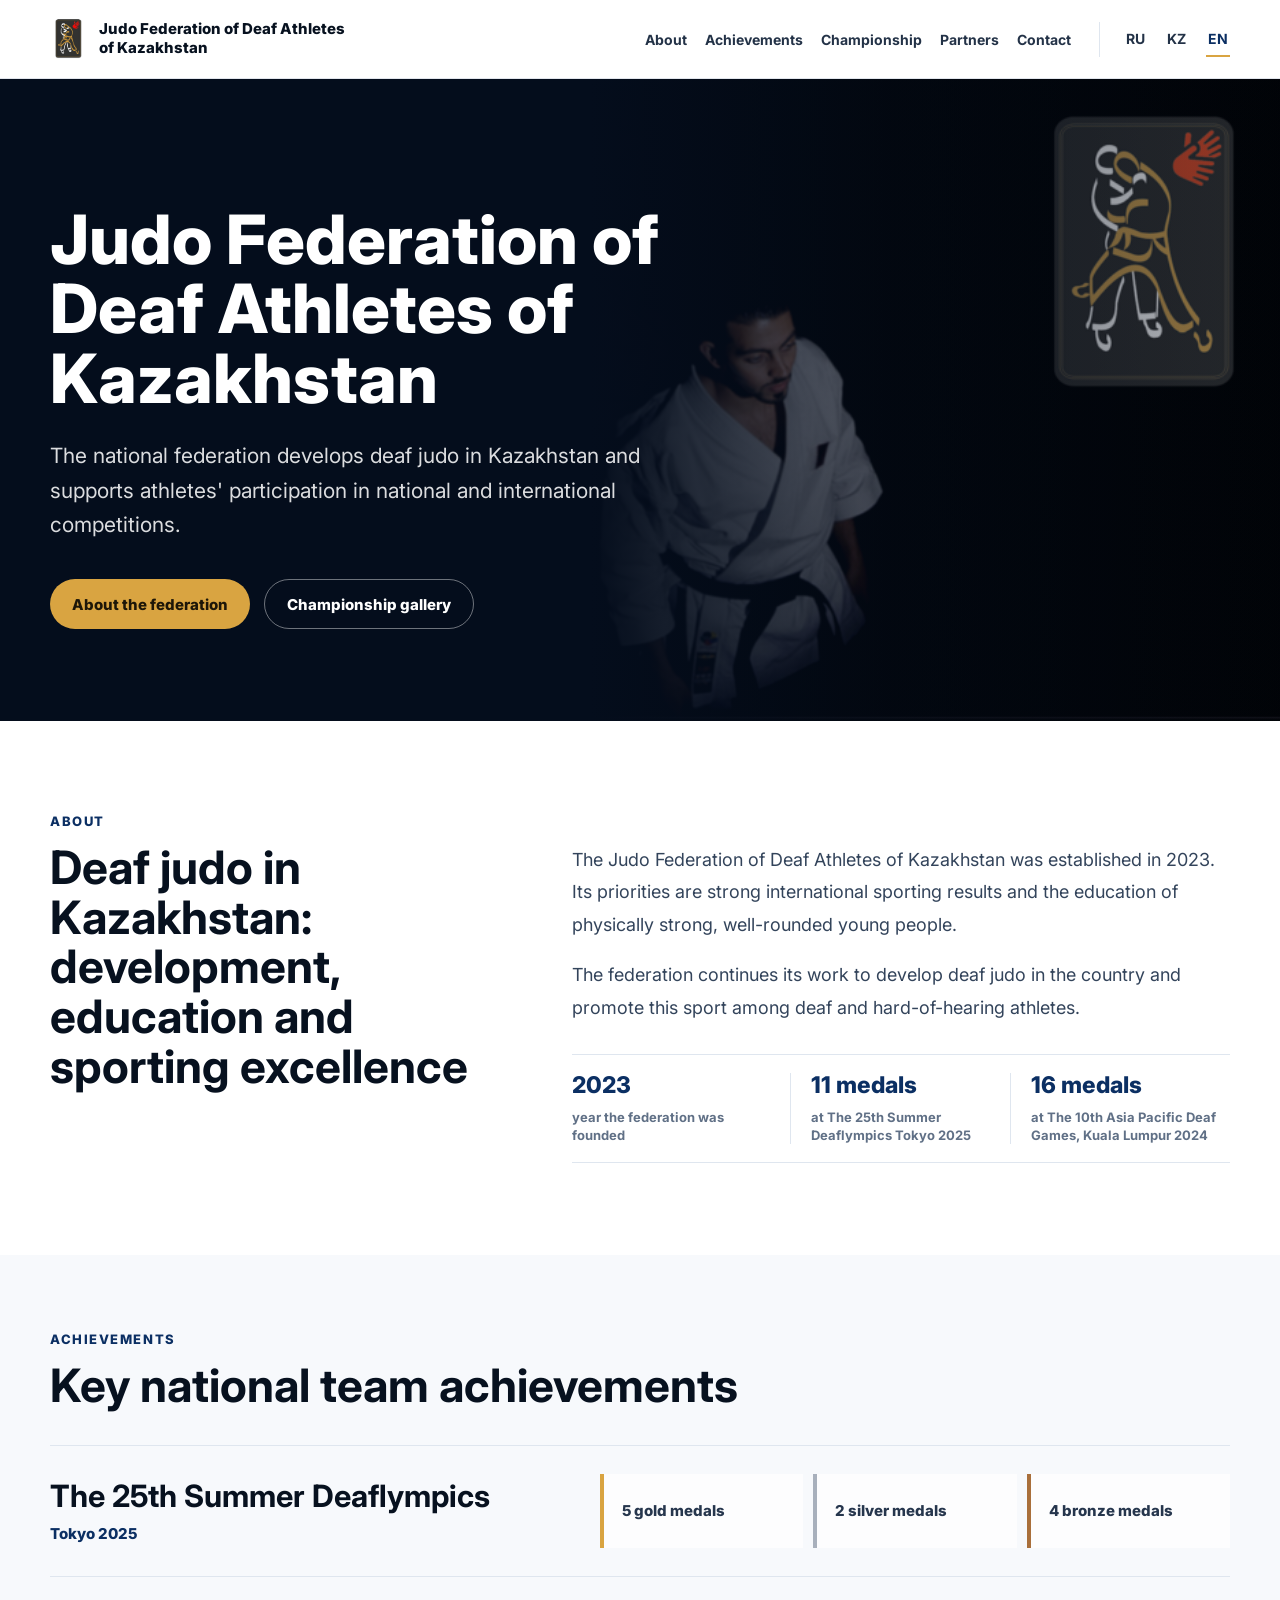
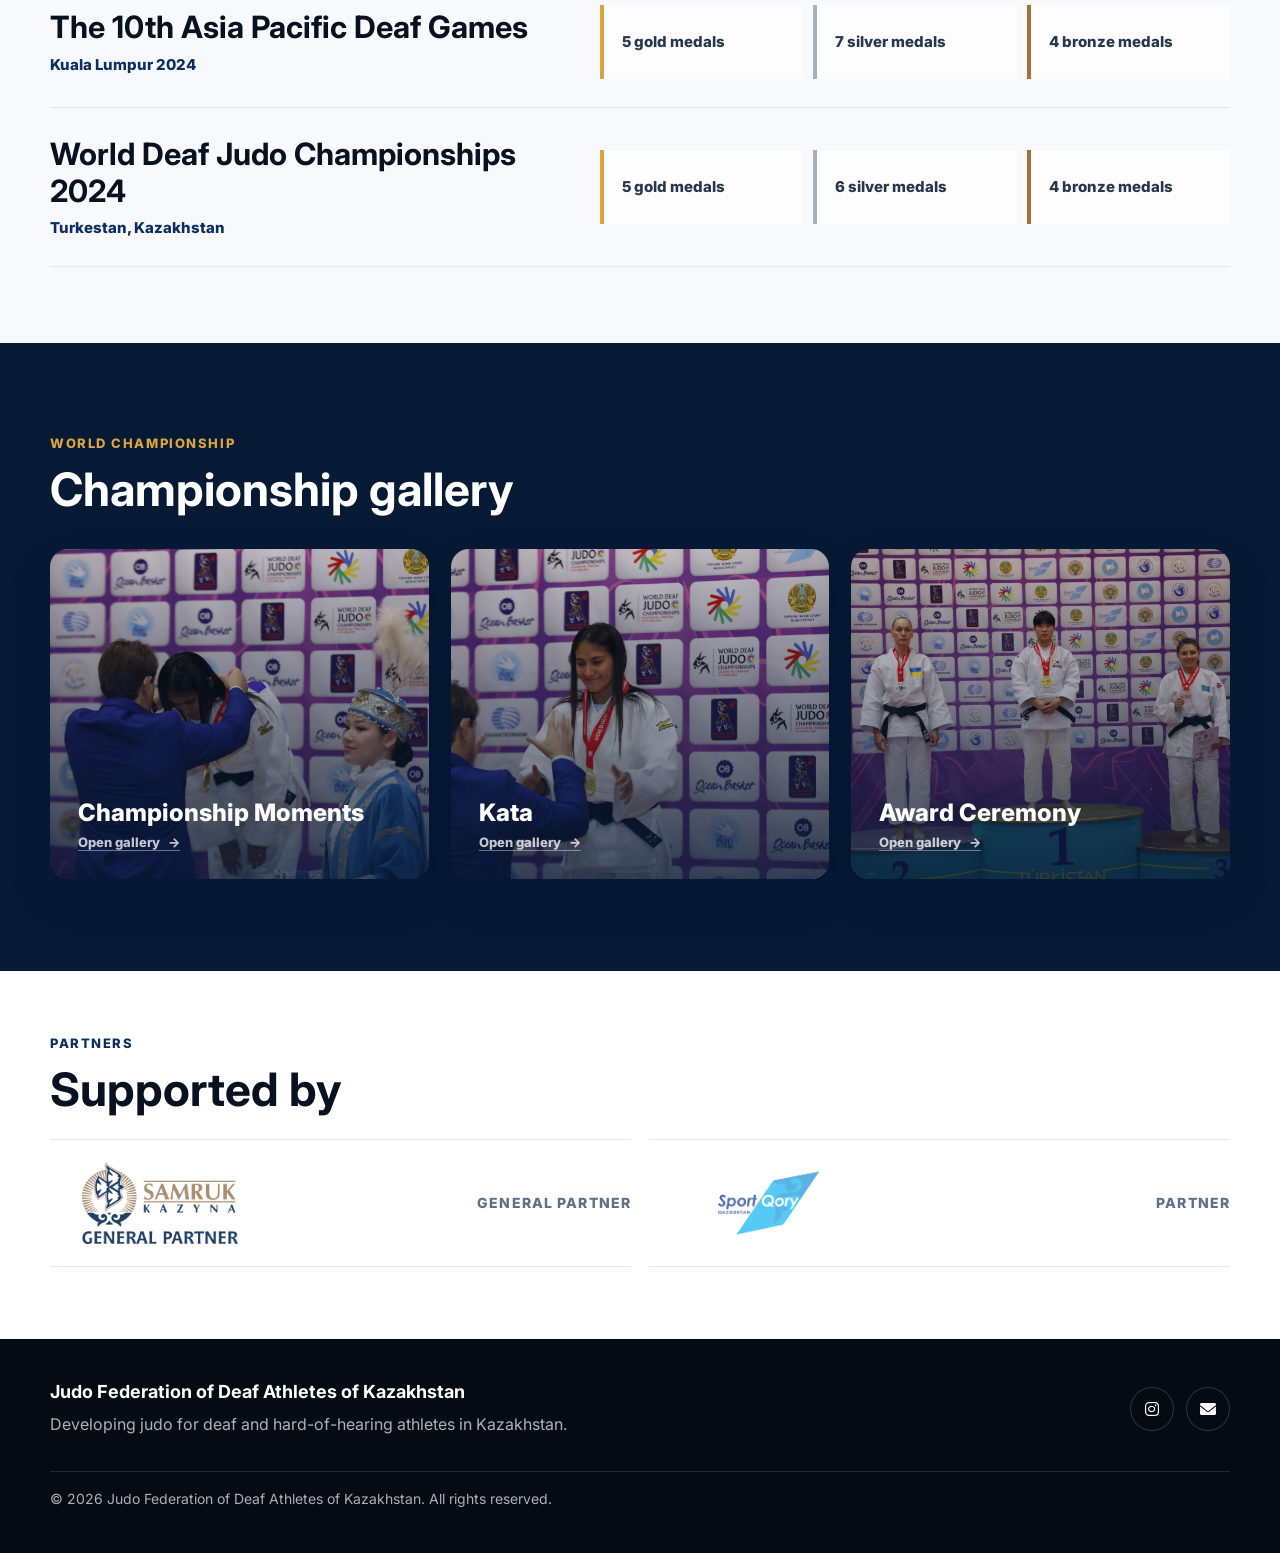
<file: index-en.html>
<!DOCTYPE html>
<html lang="en">
<head>
    <meta charset="UTF-8">
    <meta name="viewport" content="width=device-width, initial-scale=1.0">
    <title>Judo Federation of Deaf Athletes of Kazakhstan</title>
    <link rel="stylesheet" href="styles.css">
    <link rel="preconnect" href="https://fonts.googleapis.com">
    <link rel="preconnect" href="https://fonts.gstatic.com" crossorigin>
    <link href="https://fonts.googleapis.com/css2?family=Inter:wght@400;500;600;700;800&amp;display=swap" rel="stylesheet">
    <link href="https://cdnjs.cloudflare.com/ajax/libs/font-awesome/6.0.0-beta3/css/all.min.css" rel="stylesheet">
</head>

<body class="home-en"> 
    <header class="site-header">
        <nav class="navbar" aria-label="Main navigation">
            <a class="brand" href="#hero" aria-label="Judo Federation of Deaf Athletes of Kazakhstan">
                <img src="img/federation-logo.png" alt="Logo of the Judo Federation of Deaf Athletes of Kazakhstan" class="brand-logo">
                <span class="brand-text">Judo Federation of Deaf Athletes of Kazakhstan</span>
            </a>

            <button class="nav-toggle" type="button" aria-expanded="false" aria-controls="site-menu"> 
                <span class="sr-only">Open menu</span>
                <span></span>
                <span></span>
                <span></span>
            </button>

            <div class="nav-menu" id="site-menu">
                <div class="nav-links">
                    <a href="#about">About</a>
                    <a href="#achievements">Achievements</a>
                    <a href="#championship">Championship</a>
                    <a href="#partners">Partners</a>
                    <a href="#contact">Contact</a>
                </div>
                <div class="language-links" aria-label="Language selection">
                    <a href="index.html">RU</a>
                    <a href="index-kz.html">KZ</a>
                    <a class="is-active" href="index-en.html" aria-current="page">EN</a>
                </div>
            </div>
        </nav>
    </header>

    
    <main>
        <section class="hero" id="hero" aria-labelledby="hero-title">
            <img src="img/banner.png" alt="Athletes of the Judo Federation of Deaf Athletes of Kazakhstan" class="hero-image">
            <div class="hero-overlay"></div>
            <div class="hero-content">
                <h1 id="hero-title">Judo Federation of Deaf Athletes of Kazakhstan</h1>
                <p>
                    The national federation develops deaf judo in Kazakhstan and supports athletes'
                    participation in national and international competitions.
                </p>
                <div class="hero-actions">
                    <a class="button button-primary" href="#about">About the federation</a>
                    <a class="button button-secondary" href="#championship">Championship gallery</a>
                </div>
            </div>
        </section>

        <section class="section about-section" id="about" aria-labelledby="about-title">
            <div class="section-inner about-grid">
                <div>
                    <p class="section-label">About</p>
                    <h2 id="about-title">Deaf judo in Kazakhstan: development, education and sporting excellence</h2>
                </div>
                <div class="about-copy">
                    <p>
                        The Judo Federation of Deaf Athletes of Kazakhstan was established in 2023. Its
                        priorities are strong international sporting results and the education of physically
                        strong, well-rounded young people.
                    </p>
                    <p>
                        The federation continues its work to develop deaf judo in the country and promote
                        this sport among deaf and hard-of-hearing athletes.
                    </p>
                    <dl class="stats-list" aria-label="Key federation facts">
                        <div class="stat-item">
                            <dt>2023</dt>
                            <dd>year the federation was founded</dd>
                        </div>
                        <div class="stat-item">
                            <dt>11 medals</dt>
                            <dd>at The 25th Summer Deaflympics Tokyo 2025</dd>
                        </div>
                        <div class="stat-item">
                            <dt>16 medals</dt>
                            <dd>at The 10th Asia Pacific Deaf Games, Kuala Lumpur 2024</dd>
                        </div>
                    </dl>
                </div>
            </div>
        </section>

        <section class="section achievements-section" id="achievements" aria-labelledby="achievements-title">
            <div class="section-inner">
                <div class="section-heading">
                    <p class="section-label">Achievements</p>
                    <h2 id="achievements-title">Key national team achievements</h2>
                </div>
                <div class="achievement-list">
                    <article class="achievement-record">
                        <div class="achievement-event">
                            <h3>The 25th Summer Deaflympics</h3>
                            <p>Tokyo 2025</p>
                        </div>
                        <ul class="medal-results" aria-label="Medal result">
                            <li class="medal-result result-gold">5 gold medals</li>
                            <li class="medal-result result-silver">2 silver medals</li>
                            <li class="medal-result result-bronze">4 bronze medals</li>
                        </ul>
                    </article>
                    <article class="achievement-record">
                        <div class="achievement-event">
                            <h3>The 10th Asia Pacific Deaf Games</h3>
                            <p>Kuala Lumpur 2024</p>
                        </div>
                        <ul class="medal-results" aria-label="Medal result">
                            <li class="medal-result result-gold">5 gold medals</li>
                            <li class="medal-result result-silver">7 silver medals</li>
                            <li class="medal-result result-bronze">4 bronze medals</li>
                        </ul>
                    </article>
                    <article class="achievement-record">
                        <div class="achievement-event">
                            <h3>World Deaf Judo Championships 2024</h3>
                            <p>Turkestan, Kazakhstan</p>
                        </div>
                        <ul class="medal-results" aria-label="Medal result">
                            <li class="medal-result result-gold">5 gold medals</li>
                            <li class="medal-result result-silver">6 silver medals</li>
                            <li class="medal-result result-bronze">4 bronze medals</li>
                        </ul>
                    </article>
                </div>
            </div>
        </section>

        <section class="section championship-section" id="championship" aria-labelledby="championship-title">
            <div class="section-inner">
                <div class="section-heading">
                    <p class="section-label">World Championship</p>
                    <h2 id="championship-title">Championship gallery</h2>
                </div>
                <div class="championship-card-grid">
                    <a class="gallery-card" href="moments-en.html">
                        <img src="img/moments1.png" alt="Competition moment from the World Deaf Judo Championships">
                        <span class="gallery-card-title">Championship Moments</span>
                        <span class="gallery-card-action">Open gallery <span aria-hidden="true">→</span></span>
                    </a>
                    <a class="gallery-card" href="kata-en.html">
                        <img src="img/moments2.png" alt="Kata performance at the World Deaf Judo Championships">
                        <span class="gallery-card-title">Kata</span>
                        <span class="gallery-card-action">Open gallery <span aria-hidden="true">→</span></span>
                    </a>
                    <a class="gallery-card" href="ceremony-en.html">
                        <img src="img/moments_1.jpg" alt="Award ceremony for championship athletes">
                        <span class="gallery-card-title">Award Ceremony</span>
                        <span class="gallery-card-action">Open gallery <span aria-hidden="true">→</span></span>
                    </a>
                </div>
            </div>
        </section>

        <section class="section partners-section" id="partners" aria-labelledby="partners-title">
            <div class="section-inner">
                <div class="section-heading compact">
                    <p class="section-label">Partners</p>
                    <h2 id="partners-title">Supported by</h2>
                </div>
                <div class="partner-card-row">
                    <a class="modern-partner-card" href="https://sk.kz/" target="_blank" rel="noopener noreferrer">
                        <img src="img/samruk.png" alt="Samruk Kazyna logo">
                        <span>General partner</span>
                    </a>
                    <a class="modern-partner-card" href="https://sportqory.kz/ru" target="_blank" rel="noopener noreferrer">
                        <img src="img/sportqory.png" alt="Sport Qory logo">
                        <span>Partner</span>
                    </a>
                </div>
            </div>
        </section>
    </main>

    <footer class="modern-footer" id="contact">
        <div class="footer-inner">
            <div>
                <strong>Judo Federation of Deaf Athletes of Kazakhstan</strong>
                <p>Developing judo for deaf and hard-of-hearing athletes in Kazakhstan.</p>
            </div>
            <div class="footer-links" aria-label="Contact links">
                <a href="https://www.instagram.com/kaz_deafjudoteam/" target="_blank" rel="noopener noreferrer" aria-label="Instagram">
                    <i class="fab fa-instagram" aria-hidden="true"></i>
                </a>
                <a href="mailto:deaf.judoteam@mail.ru" aria-label="Email">
                    <i class="fas fa-envelope" aria-hidden="true"></i>
                </a>
            </div>
            <p class="copyright">© 2026 Judo Federation of Deaf Athletes of Kazakhstan. All rights reserved.</p>
        </div>
    </footer>

    <script>
        const navToggle = document.querySelector('.nav-toggle');
        const navMenu = document.querySelector('.nav-menu');

        navToggle.addEventListener('click', () => {
            const isOpen = navToggle.getAttribute('aria-expanded') === 'true';
            navToggle.setAttribute('aria-expanded', String(!isOpen));
            navMenu.classList.toggle('is-open');
        });

        navMenu.querySelectorAll('a').forEach((link) => {
            link.addEventListener('click', () => {
                navToggle.setAttribute('aria-expanded', 'false');
                navMenu.classList.remove('is-open');
            });
        });

        document.addEventListener('keydown', (event) => {
            if (event.key === 'Escape' && navMenu.classList.contains('is-open')) {
                navToggle.setAttribute('aria-expanded', 'false');
                navMenu.classList.remove('is-open');
                navToggle.focus();
            }
        });
    </script>
</body>
</html>
</file>
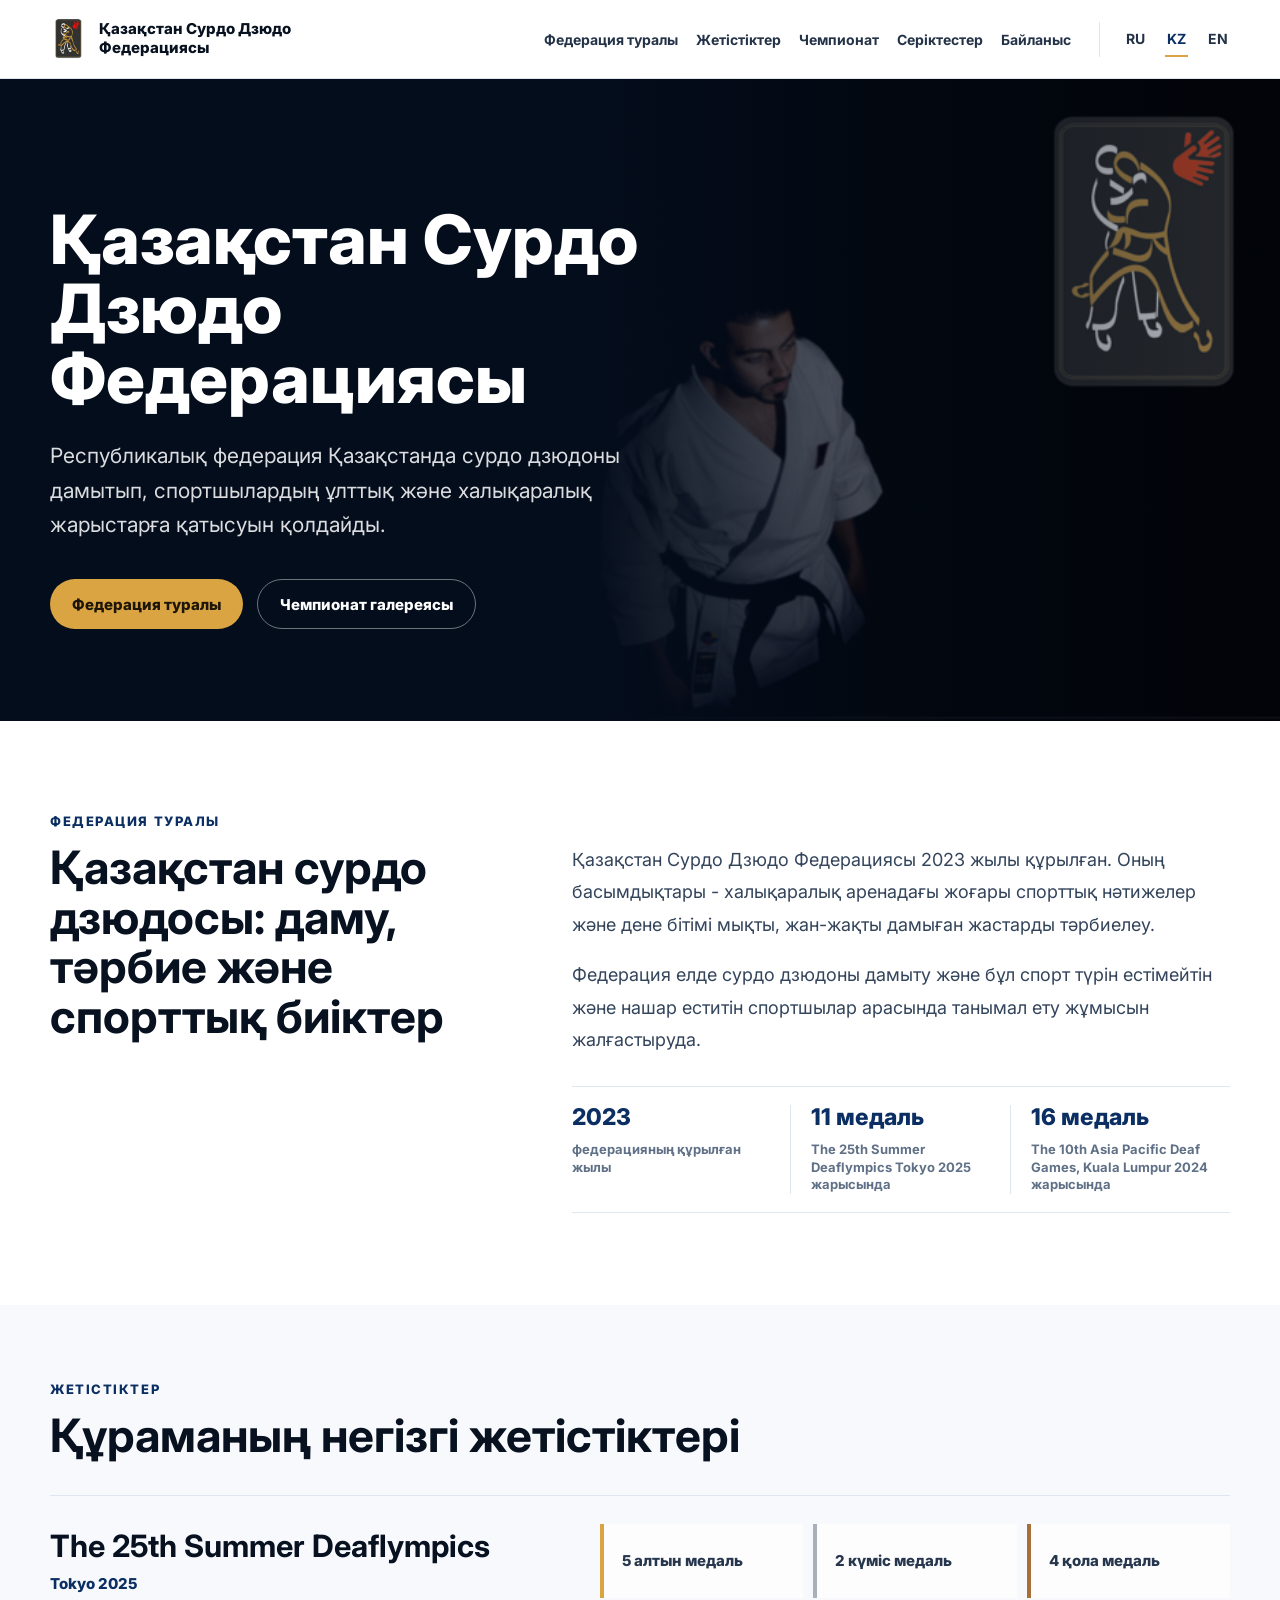
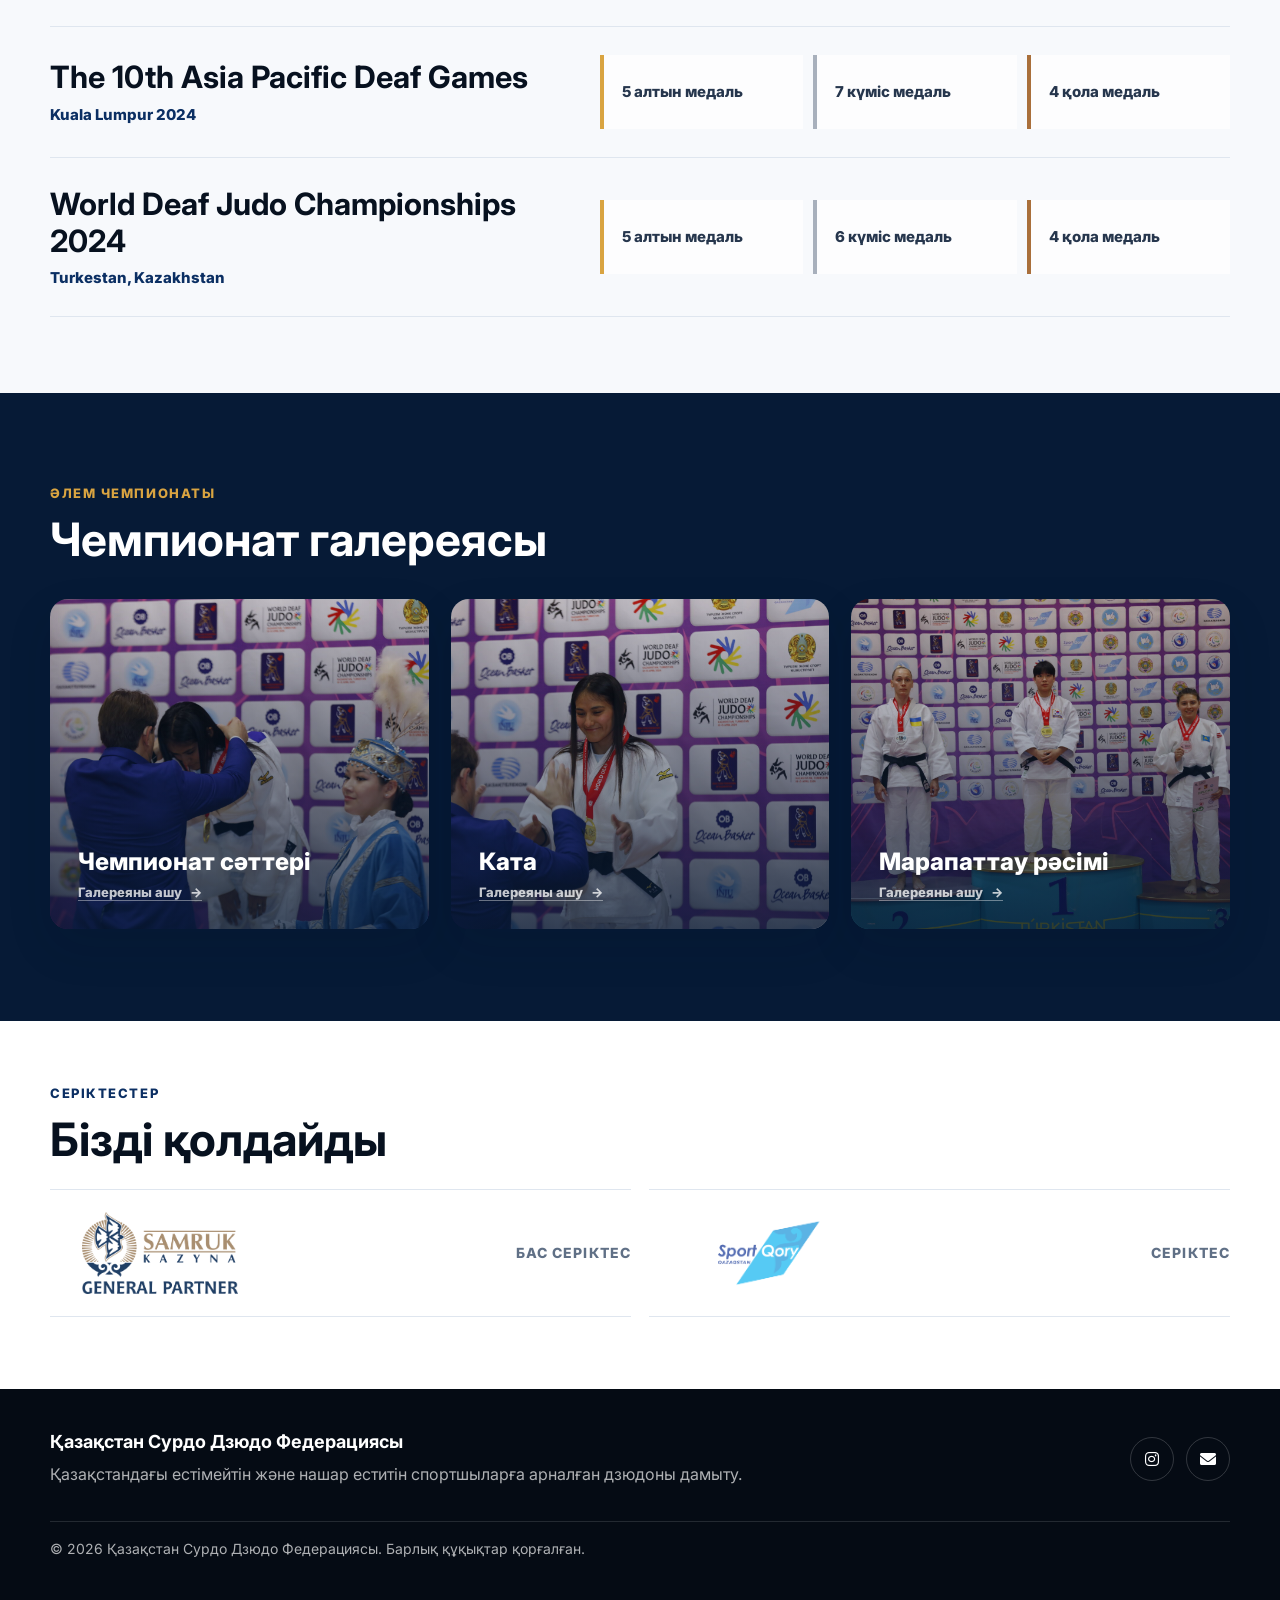
<file: index-kz.html>
<!DOCTYPE html>
<html lang="kk">
<head>
    <meta charset="UTF-8">
    <meta name="viewport" content="width=device-width, initial-scale=1.0">
    <title>Қазақстан Сурдо Дзюдо Федерациясы</title>
    <link rel="stylesheet" href="styles.css">
    <link rel="preconnect" href="https://fonts.googleapis.com">
    <link rel="preconnect" href="https://fonts.gstatic.com" crossorigin>
    <link href="https://fonts.googleapis.com/css2?family=Inter:wght@400;500;600;700;800&amp;display=swap" rel="stylesheet">
    <link href="https://cdnjs.cloudflare.com/ajax/libs/font-awesome/6.0.0-beta3/css/all.min.css" rel="stylesheet">
</head>
<body class="home-kz">
    <header class="site-header">
        <nav class="navbar" aria-label="Негізгі навигация">
            <a class="brand" href="#hero" aria-label="Қазақстан Сурдо Дзюдо Федерациясы">
                <img src="img/federation-logo.png" alt="Қазақстан Сурдо дзюдо федерациясының логотипі" class="brand-logo">
                <span class="brand-text">Қазақстан Сурдо Дзюдо Федерациясы</span>
            </a>

            <button class="nav-toggle" type="button" aria-expanded="false" aria-controls="site-menu">
                <span class="sr-only">Мәзірді ашу</span>
                <span></span>
                <span></span>
                <span></span>
            </button>

            <div class="nav-menu" id="site-menu">
                <div class="nav-links">
                    <a href="#about">Федерация туралы</a>
                    <a href="#achievements">Жетістіктер</a>
                    <a href="#championship">Чемпионат</a>
                    <a href="#partners">Серіктестер</a>
                    <a href="#contact">Байланыс</a>
                </div>
                <div class="language-links" aria-label="Тілді таңдау">
                    <a href="index.html">RU</a>
                    <a class="is-active" href="index-kz.html" aria-current="page">KZ</a>
                    <a href="index-en.html">EN</a>
                </div>
            </div>
        </nav>
    </header>

    <main>
        <section class="hero" id="hero" aria-labelledby="hero-title">
            <img src="img/banner.png" alt="Қазақстан Сурдо Дзюдо Федерациясының спортшылары" class="hero-image">
            <div class="hero-overlay"></div>
            <div class="hero-content">
                <h1 id="hero-title">Қазақстан Сурдо Дзюдо Федерациясы</h1>
                <p>
                    Республикалық федерация Қазақстанда сурдо дзюдоны дамытып, спортшылардың
                    ұлттық және халықаралық жарыстарға қатысуын қолдайды.
                </p>
                <div class="hero-actions">
                    <a class="button button-primary" href="#about">Федерация туралы</a>
                    <a class="button button-secondary" href="#championship">Чемпионат галереясы</a>
                </div>
            </div>
        </section>

        <section class="section about-section" id="about" aria-labelledby="about-title">
            <div class="section-inner about-grid">
                <div>
                    <p class="section-label">Федерация туралы</p>
                    <h2 id="about-title">Қазақстан сурдо дзюдосы: даму, тәрбие және спорттық биіктер</h2>
                </div>
                <div class="about-copy">
                    <p>
                        Қазақстан Сурдо Дзюдо Федерациясы 2023 жылы құрылған. Оның басымдықтары -
                        халықаралық аренадағы жоғары спорттық нәтижелер және дене бітімі мықты,
                        жан-жақты дамыған жастарды тәрбиелеу.
                    </p>
                    <p>
                        Федерация елде сурдо дзюдоны дамыту және бұл спорт түрін естімейтін және
                        нашар еститін спортшылар арасында танымал ету жұмысын жалғастыруда.
                    </p>
                    <dl class="stats-list" aria-label="Федерацияның негізгі деректері">
                        <div class="stat-item">
                            <dt>2023</dt>
                            <dd>федерацияның құрылған жылы</dd>
                        </div>
                        <div class="stat-item">
                            <dt>11 медаль</dt>
                            <dd>The 25th Summer Deaflympics Tokyo 2025 жарысында</dd>
                        </div>
                        <div class="stat-item">
                            <dt>16 медаль</dt>
                            <dd>The 10th Asia Pacific Deaf Games, Kuala Lumpur 2024 жарысында</dd>
                        </div>
                    </dl>
                </div>
            </div>
        </section>

        <section class="section achievements-section" id="achievements" aria-labelledby="achievements-title">
            <div class="section-inner">
                <div class="section-heading">
                    <p class="section-label">Жетістіктер</p>
                    <h2 id="achievements-title">Құраманың негізгі жетістіктері</h2>
                </div>
                <div class="achievement-list">
                    <article class="achievement-record">
                        <div class="achievement-event">
                            <h3>The 25th Summer Deaflympics</h3>
                            <p>Tokyo 2025</p>
                        </div>
                        <ul class="medal-results" aria-label="Медаль нәтижесі">
                            <li class="medal-result result-gold">5 алтын медаль</li>
                            <li class="medal-result result-silver">2 күміс медаль</li>
                            <li class="medal-result result-bronze">4 қола медаль</li>
                        </ul>
                    </article>
                    <article class="achievement-record">
                        <div class="achievement-event">
                            <h3>The 10th Asia Pacific Deaf Games</h3>
                            <p>Kuala Lumpur 2024</p>
                        </div>
                        <ul class="medal-results" aria-label="Медаль нәтижесі">
                            <li class="medal-result result-gold">5 алтын медаль</li>
                            <li class="medal-result result-silver">7 күміс медаль</li>
                            <li class="medal-result result-bronze">4 қола медаль</li>
                        </ul>
                    </article>
                    <article class="achievement-record">
                        <div class="achievement-event">
                            <h3>World Deaf Judo Championships 2024</h3>
                            <p>Turkestan, Kazakhstan</p>
                        </div>
                        <ul class="medal-results" aria-label="Медаль нәтижесі">
                            <li class="medal-result result-gold">5 алтын медаль</li>
                            <li class="medal-result result-silver">6 күміс медаль</li>
                            <li class="medal-result result-bronze">4 қола медаль</li>
                        </ul>
                    </article>
                </div>
            </div>
        </section>

        <section class="section championship-section" id="championship" aria-labelledby="championship-title">
            <div class="section-inner">
                <div class="section-heading">
                    <p class="section-label">Әлем чемпионаты</p>
                    <h2 id="championship-title">Чемпионат галереясы</h2>
                </div>
                <div class="championship-card-grid">
                    <a class="gallery-card" href="moments-kz.html">
                        <img src="img/moments1.png" alt="Естімейтін спортшылар арасындағы дзюдодан әлем чемпионатының жарыс сәті">
                        <span class="gallery-card-title">Чемпионат сәттері</span>
                        <span class="gallery-card-action">Галереяны ашу <span aria-hidden="true">→</span></span>
                    </a>
                    <a class="gallery-card" href="kata-kz.html">
                        <img src="img/moments2.png" alt="Естімейтін спортшылар арасындағы дзюдодан әлем чемпионатындағы ката көрсетілімі">
                        <span class="gallery-card-title">Ката</span>
                        <span class="gallery-card-action">Галереяны ашу <span aria-hidden="true">→</span></span>
                    </a>
                    <a class="gallery-card" href="ceremony-kz.html">
                        <img src="img/moments_1.jpg" alt="Чемпионат спортшыларын марапаттау рәсімі">
                        <span class="gallery-card-title">Марапаттау рәсімі</span>
                        <span class="gallery-card-action">Галереяны ашу <span aria-hidden="true">→</span></span>
                    </a>
                </div>
            </div>
        </section>

        <section class="section partners-section" id="partners" aria-labelledby="partners-title">
            <div class="section-inner">
                <div class="section-heading compact">
                    <p class="section-label">Серіктестер</p>
                    <h2 id="partners-title">Бізді қолдайды</h2>
                </div>
                <div class="partner-card-row">
                    <a class="modern-partner-card" href="https://sk.kz/" target="_blank" rel="noopener noreferrer">
                        <img src="img/samruk.png" alt="Samruk Kazyna логотипі">
                        <span>Бас серіктес</span>
                    </a>
                    <a class="modern-partner-card" href="https://sportqory.kz/ru" target="_blank" rel="noopener noreferrer">
                        <img src="img/sportqory.png" alt="Sport Qory логотипі">
                        <span>Серіктес</span>
                    </a>
                </div>
            </div>
        </section>
    </main>

    <footer class="modern-footer" id="contact">
        <div class="footer-inner">
            <div>
                <strong>Қазақстан Сурдо Дзюдо Федерациясы</strong>
                <p>Қазақстандағы естімейтін және нашар еститін спортшыларға арналған дзюдоны дамыту.</p>
            </div>
            <div class="footer-links" aria-label="Байланыс сілтемелері">
                <a href="https://www.instagram.com/kaz_deafjudoteam/" target="_blank" rel="noopener noreferrer" aria-label="Instagram">
                    <i class="fab fa-instagram" aria-hidden="true"></i>
                </a>
                <a href="mailto:deaf.judoteam@mail.ru" aria-label="Email">
                    <i class="fas fa-envelope" aria-hidden="true"></i>
                </a>
            </div>
            <p class="copyright">© 2026 Қазақстан Сурдо Дзюдо Федерациясы. Барлық құқықтар қорғалған.</p>
        </div>
    </footer>

    <script>
        const navToggle = document.querySelector('.nav-toggle');
        const navMenu = document.querySelector('.nav-menu');

        navToggle.addEventListener('click', () => {
            const isOpen = navToggle.getAttribute('aria-expanded') === 'true';
            navToggle.setAttribute('aria-expanded', String(!isOpen));
            navMenu.classList.toggle('is-open');
        });

        navMenu.querySelectorAll('a').forEach((link) => {
            link.addEventListener('click', () => {
                navToggle.setAttribute('aria-expanded', 'false');
                navMenu.classList.remove('is-open');
            });
        });

        document.addEventListener('keydown', (event) => {
            if (event.key === 'Escape' && navMenu.classList.contains('is-open')) {
                navToggle.setAttribute('aria-expanded', 'false');
                navMenu.classList.remove('is-open');
                navToggle.focus();
            }
        });
    </script>
</body>
</html>
</file>
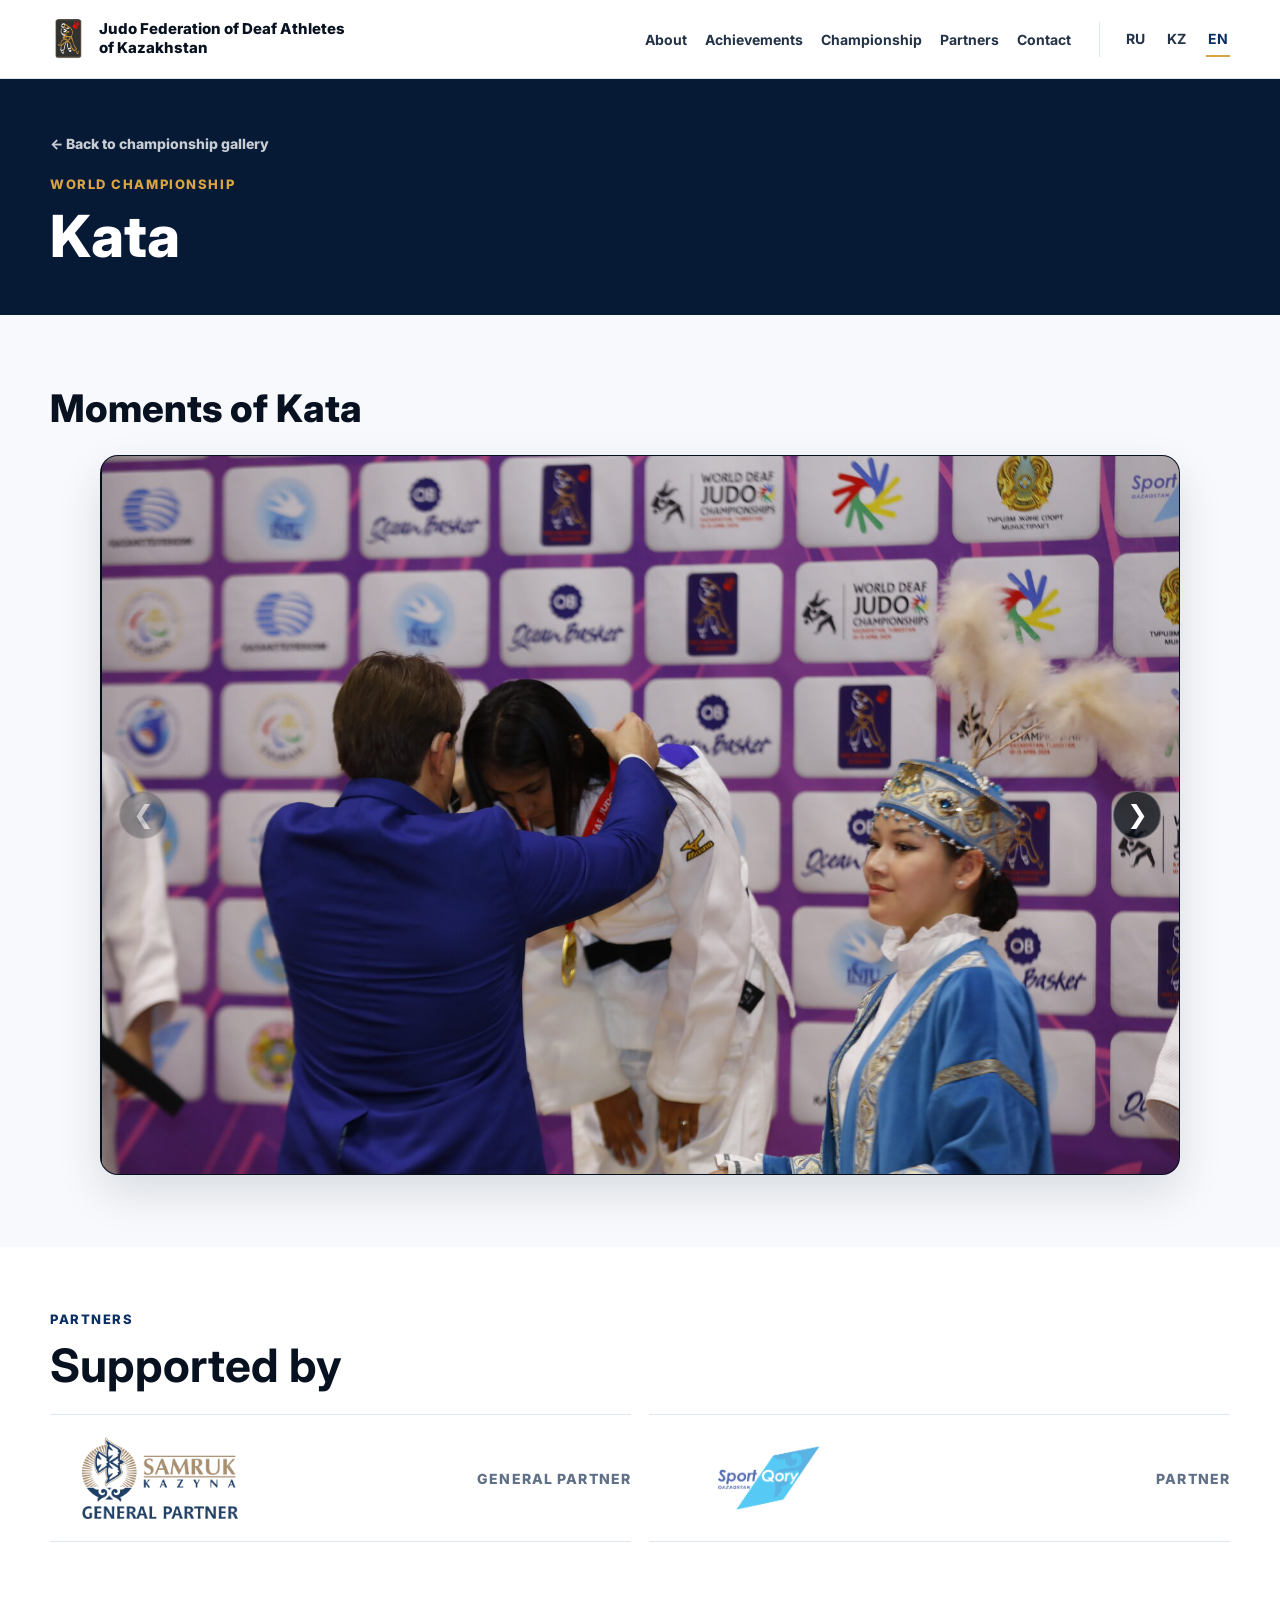
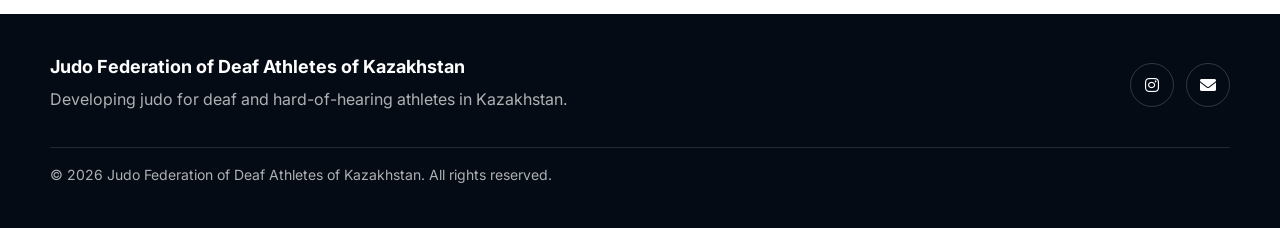
<file: kata-en.html>
<!DOCTYPE html>
<html lang="en">
<head>
    <meta charset="UTF-8">
    <meta name="viewport" content="width=device-width, initial-scale=1.0">
    <title>Kata | Judo Federation of Deaf Athletes of Kazakhstan</title>
    <link rel="stylesheet" href="styles.css">
    <link rel="preconnect" href="https://fonts.googleapis.com">
    <link rel="preconnect" href="https://fonts.gstatic.com" crossorigin>
    <link href="https://fonts.googleapis.com/css2?family=Inter:wght@400;500;600;700;800&amp;display=swap" rel="stylesheet">
    <link href="https://cdnjs.cloudflare.com/ajax/libs/font-awesome/6.0.0-beta3/css/all.min.css" rel="stylesheet">
</head>
<body class="home-en gallery-page">
    <header class="site-header">
        <nav class="navbar" aria-label="Main navigation">
            <a class="brand" href="index-en.html#hero" aria-label="Judo Federation of Deaf Athletes of Kazakhstan">
                <img src="img/federation-logo.png" alt="Logo of the Judo Federation of Deaf Athletes of Kazakhstan" class="brand-logo">
                <span class="brand-text">Judo Federation of Deaf Athletes of Kazakhstan</span>
            </a>

            <button class="nav-toggle" type="button" aria-expanded="false" aria-controls="site-menu">
                <span class="sr-only">Open menu</span>
                <span></span>
                <span></span>
                <span></span>
            </button>

            <div class="nav-menu" id="site-menu">
                <div class="nav-links">
                    <a href="index-en.html#about">About</a>
                    <a href="index-en.html#achievements">Achievements</a>
                    <a href="index-en.html#championship">Championship</a>
                    <a href="index-en.html#partners">Partners</a>
                    <a href="#contact">Contact</a>
                </div>
                <div class="language-links" aria-label="Language selection">
                    <a href="kata.html">RU</a>
                    <a href="kata-kz.html">KZ</a>
                    <a class="is-active" href="kata-en.html" aria-current="page">EN</a>
                </div>
            </div>
        </nav>
    </header>

    <main>
        <section class="gallery-hero" aria-labelledby="gallery-title">
            <div class="section-inner">
                <a class="gallery-back-link" href="index-en.html#championship">← Back to championship gallery</a>
                <p class="section-label">World Championship</p>
                <h1 id="gallery-title">Kata</h1>
            </div>
        </section>

        <section class="gallery-slider gallery-slider-modern" aria-labelledby="kata-title">
            <div class="section-inner">
                <div class="gallery-section-heading">
                    <h2 id="kata-title">Moments of Kata</h2>
                </div>
                <div class="slider-container" id="slider-day1" tabindex="0" aria-label="Kata photo slider">
                    <div class="slider">
                        <img src="img/moments1.png" alt="Kata performance at the World Deaf Judo Championship">
                        <img src="img/moments2.png" alt="Athletes performing kata on the tatami">
                        <img src="img/moments3.png" alt="Kata performance moment at the World Championship">
                    </div>
                    <button class="prev" type="button" onclick="prevSlide('slider-day1')" aria-label="Previous photo">&#10094;</button>
                    <button class="next" type="button" onclick="nextSlide('slider-day1')" aria-label="Next photo">&#10095;</button>
                </div>
            </div>
        </section>

        <section class="section partners-section" id="partners" aria-labelledby="partners-title">
            <div class="section-inner">
                <div class="section-heading compact">
                    <p class="section-label">Partners</p>
                    <h2 id="partners-title">Supported by</h2>
                </div>
                <div class="partner-card-row">
                    <a class="modern-partner-card" href="https://sk.kz/" target="_blank" rel="noopener noreferrer">
                        <img src="img/samruk.png" alt="Samruk Kazyna logo">
                        <span>General partner</span>
                    </a>
                    <a class="modern-partner-card" href="https://sportqory.kz/ru" target="_blank" rel="noopener noreferrer">
                        <img src="img/sportqory.png" alt="Sport Qory logo">
                        <span>Partner</span>
                    </a>
                </div>
            </div>
        </section>
    </main>

    <footer class="modern-footer" id="contact">
        <div class="footer-inner">
            <div>
                <strong>Judo Federation of Deaf Athletes of Kazakhstan</strong>
                <p>Developing judo for deaf and hard-of-hearing athletes in Kazakhstan.</p>
            </div>
            <div class="footer-links" aria-label="Contact links">
                <a href="https://www.instagram.com/kaz_deafjudoteam/" target="_blank" rel="noopener noreferrer" aria-label="Instagram">
                    <i class="fab fa-instagram" aria-hidden="true"></i>
                </a>
                <a href="mailto:deaf.judoteam@mail.ru" aria-label="Email">
                    <i class="fas fa-envelope" aria-hidden="true"></i>
                </a>
            </div>
            <p class="copyright">© 2026 Judo Federation of Deaf Athletes of Kazakhstan. All rights reserved.</p>
        </div>
    </footer>

    <script src="slider.js"></script>
    <script>
        const navToggle = document.querySelector('.nav-toggle');
        const navMenu = document.querySelector('.nav-menu');

        navToggle.addEventListener('click', () => {
            const isOpen = navToggle.getAttribute('aria-expanded') === 'true';
            navToggle.setAttribute('aria-expanded', String(!isOpen));
            navMenu.classList.toggle('is-open');
        });

        navMenu.querySelectorAll('a').forEach((link) => {
            link.addEventListener('click', () => {
                navToggle.setAttribute('aria-expanded', 'false');
                navMenu.classList.remove('is-open');
            });
        });

        document.addEventListener('keydown', (event) => {
            if (event.key === 'Escape' && navMenu.classList.contains('is-open')) {
                navToggle.setAttribute('aria-expanded', 'false');
                navMenu.classList.remove('is-open');
                navToggle.focus();
            }
        });
    </script>
</body>
</html>
</file>
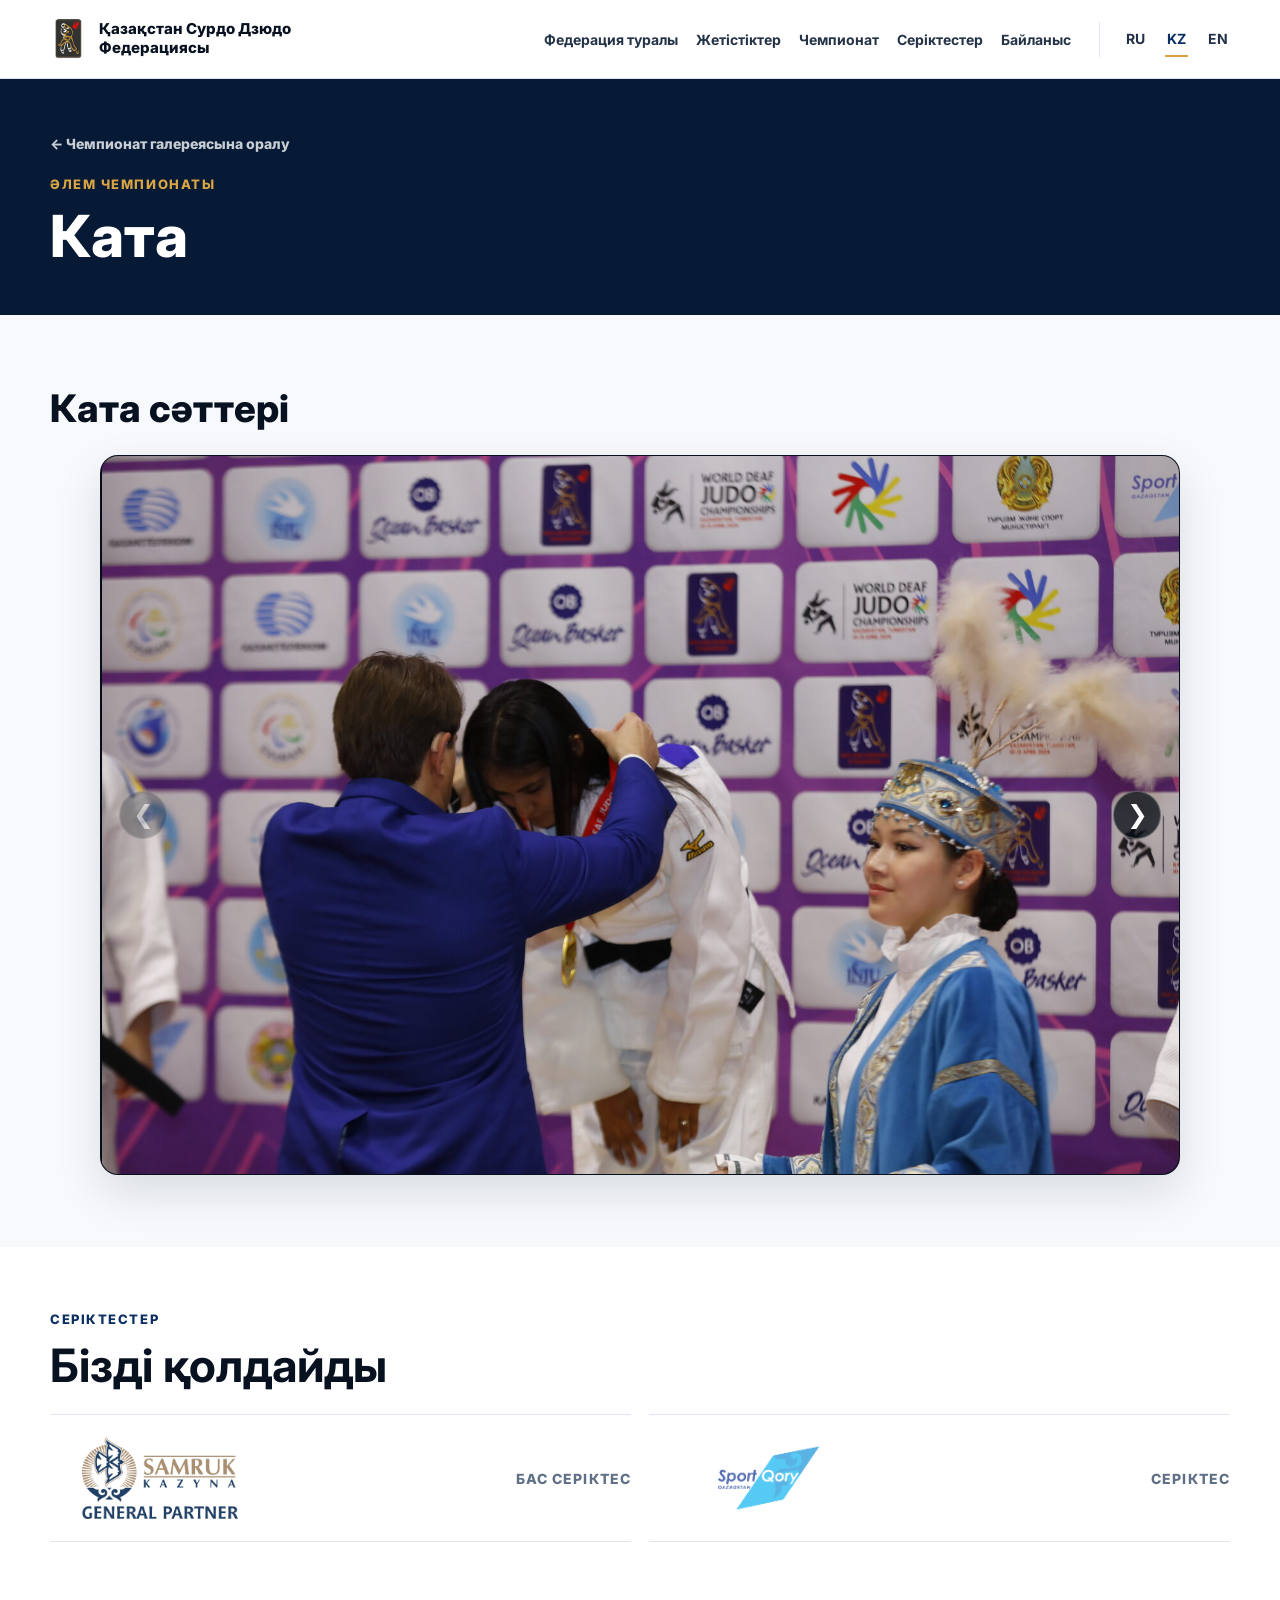
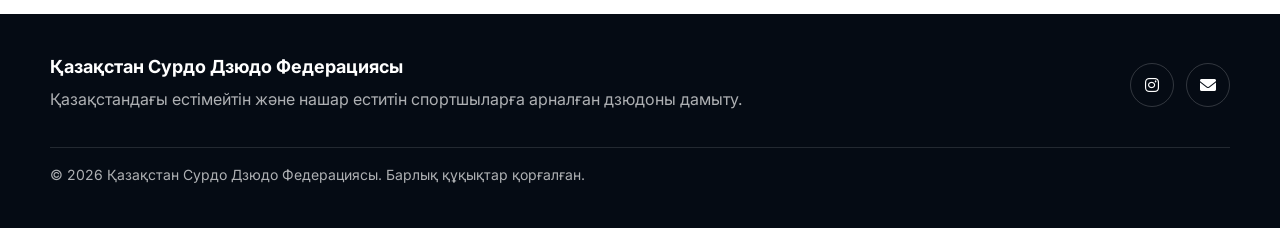
<file: kata-kz.html>
<!DOCTYPE html>
<html lang="kk">
<head>
    <meta charset="UTF-8">
    <meta name="viewport" content="width=device-width, initial-scale=1.0">
    <title>Ката | Қазақстан Сурдо Дзюдо Федерациясы</title>
    <link rel="stylesheet" href="styles.css">
    <link rel="preconnect" href="https://fonts.googleapis.com">
    <link rel="preconnect" href="https://fonts.gstatic.com" crossorigin>
    <link href="https://fonts.googleapis.com/css2?family=Inter:wght@400;500;600;700;800&amp;display=swap" rel="stylesheet">
    <link href="https://cdnjs.cloudflare.com/ajax/libs/font-awesome/6.0.0-beta3/css/all.min.css" rel="stylesheet">
</head>
<body class="home-kz gallery-page">
    <header class="site-header">
        <nav class="navbar" aria-label="Негізгі навигация">
            <a class="brand" href="index-kz.html#hero" aria-label="Қазақстан Сурдо Дзюдо Федерациясы">
                <img src="img/federation-logo.png" alt="Қазақстан Сурдо дзюдо федерациясының логотипі" class="brand-logo">
                <span class="brand-text">Қазақстан Сурдо Дзюдо Федерациясы</span>
            </a>

            <button class="nav-toggle" type="button" aria-expanded="false" aria-controls="site-menu">
                <span class="sr-only">Мәзірді ашу</span>
                <span></span>
                <span></span>
                <span></span>
            </button>

            <div class="nav-menu" id="site-menu">
                <div class="nav-links">
                    <a href="index-kz.html#about">Федерация туралы</a>
                    <a href="index-kz.html#achievements">Жетістіктер</a>
                    <a href="index-kz.html#championship">Чемпионат</a>
                    <a href="index-kz.html#partners">Серіктестер</a>
                    <a href="#contact">Байланыс</a>
                </div>
                <div class="language-links" aria-label="Тілді таңдау">
                    <a href="kata.html">RU</a>
                    <a class="is-active" href="kata-kz.html" aria-current="page">KZ</a>
                    <a href="kata-en.html">EN</a>
                </div>
            </div>
        </nav>
    </header>

    <main>
        <section class="gallery-hero" aria-labelledby="gallery-title">
            <div class="section-inner">
                <a class="gallery-back-link" href="index-kz.html#championship">← Чемпионат галереясына оралу</a>
                <p class="section-label">Әлем чемпионаты</p>
                <h1 id="gallery-title">Ката</h1>
            </div>
        </section>

        <section class="gallery-slider gallery-slider-modern" aria-labelledby="kata-title">
            <div class="section-inner">
                <div class="gallery-section-heading">
                    <h2 id="kata-title">Ката сәттері</h2>
                </div>
                <div class="slider-container" id="slider-day1" tabindex="0" aria-label="Ката фотосуреттерінің слайдері">
                    <div class="slider">
                        <img src="img/moments1.png" alt="Естімейтін спортшылар арасындағы әлем чемпионатындағы ката көрсетілімі">
                        <img src="img/moments2.png" alt="Спортшылардың татамидегі ката орындау сәті">
                        <img src="img/moments3.png" alt="Әлем чемпионатындағы ката көрсетілімінің көрінісі">
                    </div>
                    <button class="prev" type="button" onclick="prevSlide('slider-day1')" aria-label="Алдыңғы фотосурет">&#10094;</button>
                    <button class="next" type="button" onclick="nextSlide('slider-day1')" aria-label="Келесі фотосурет">&#10095;</button>
                </div>
            </div>
        </section>

        <section class="section partners-section" id="partners" aria-labelledby="partners-title">
            <div class="section-inner">
                <div class="section-heading compact">
                    <p class="section-label">Серіктестер</p>
                    <h2 id="partners-title">Бізді қолдайды</h2>
                </div>
                <div class="partner-card-row">
                    <a class="modern-partner-card" href="https://sk.kz/" target="_blank" rel="noopener noreferrer">
                        <img src="img/samruk.png" alt="Samruk Kazyna логотипі">
                        <span>Бас серіктес</span>
                    </a>
                    <a class="modern-partner-card" href="https://sportqory.kz/ru" target="_blank" rel="noopener noreferrer">
                        <img src="img/sportqory.png" alt="Sport Qory логотипі">
                        <span>Серіктес</span>
                    </a>
                </div>
            </div>
        </section>
    </main>

    <footer class="modern-footer" id="contact">
        <div class="footer-inner">
            <div>
                <strong>Қазақстан Сурдо Дзюдо Федерациясы</strong>
                <p>Қазақстандағы естімейтін және нашар еститін спортшыларға арналған дзюдоны дамыту.</p>
            </div>
            <div class="footer-links" aria-label="Байланыс сілтемелері">
                <a href="https://www.instagram.com/kaz_deafjudoteam/" target="_blank" rel="noopener noreferrer" aria-label="Instagram">
                    <i class="fab fa-instagram" aria-hidden="true"></i>
                </a>
                <a href="mailto:deaf.judoteam@mail.ru" aria-label="Email">
                    <i class="fas fa-envelope" aria-hidden="true"></i>
                </a>
            </div>
            <p class="copyright">© 2026 Қазақстан Сурдо Дзюдо Федерациясы. Барлық құқықтар қорғалған.</p>
        </div>
    </footer>

    <script src="slider.js"></script>
    <script>
        const navToggle = document.querySelector('.nav-toggle');
        const navMenu = document.querySelector('.nav-menu');

        navToggle.addEventListener('click', () => {
            const isOpen = navToggle.getAttribute('aria-expanded') === 'true';
            navToggle.setAttribute('aria-expanded', String(!isOpen));
            navMenu.classList.toggle('is-open');
        });

        navMenu.querySelectorAll('a').forEach((link) => {
            link.addEventListener('click', () => {
                navToggle.setAttribute('aria-expanded', 'false');
                navMenu.classList.remove('is-open');
            });
        });

        document.addEventListener('keydown', (event) => {
            if (event.key === 'Escape' && navMenu.classList.contains('is-open')) {
                navToggle.setAttribute('aria-expanded', 'false');
                navMenu.classList.remove('is-open');
                navToggle.focus();
            }
        });
    </script>
</body>
</html>
</file>
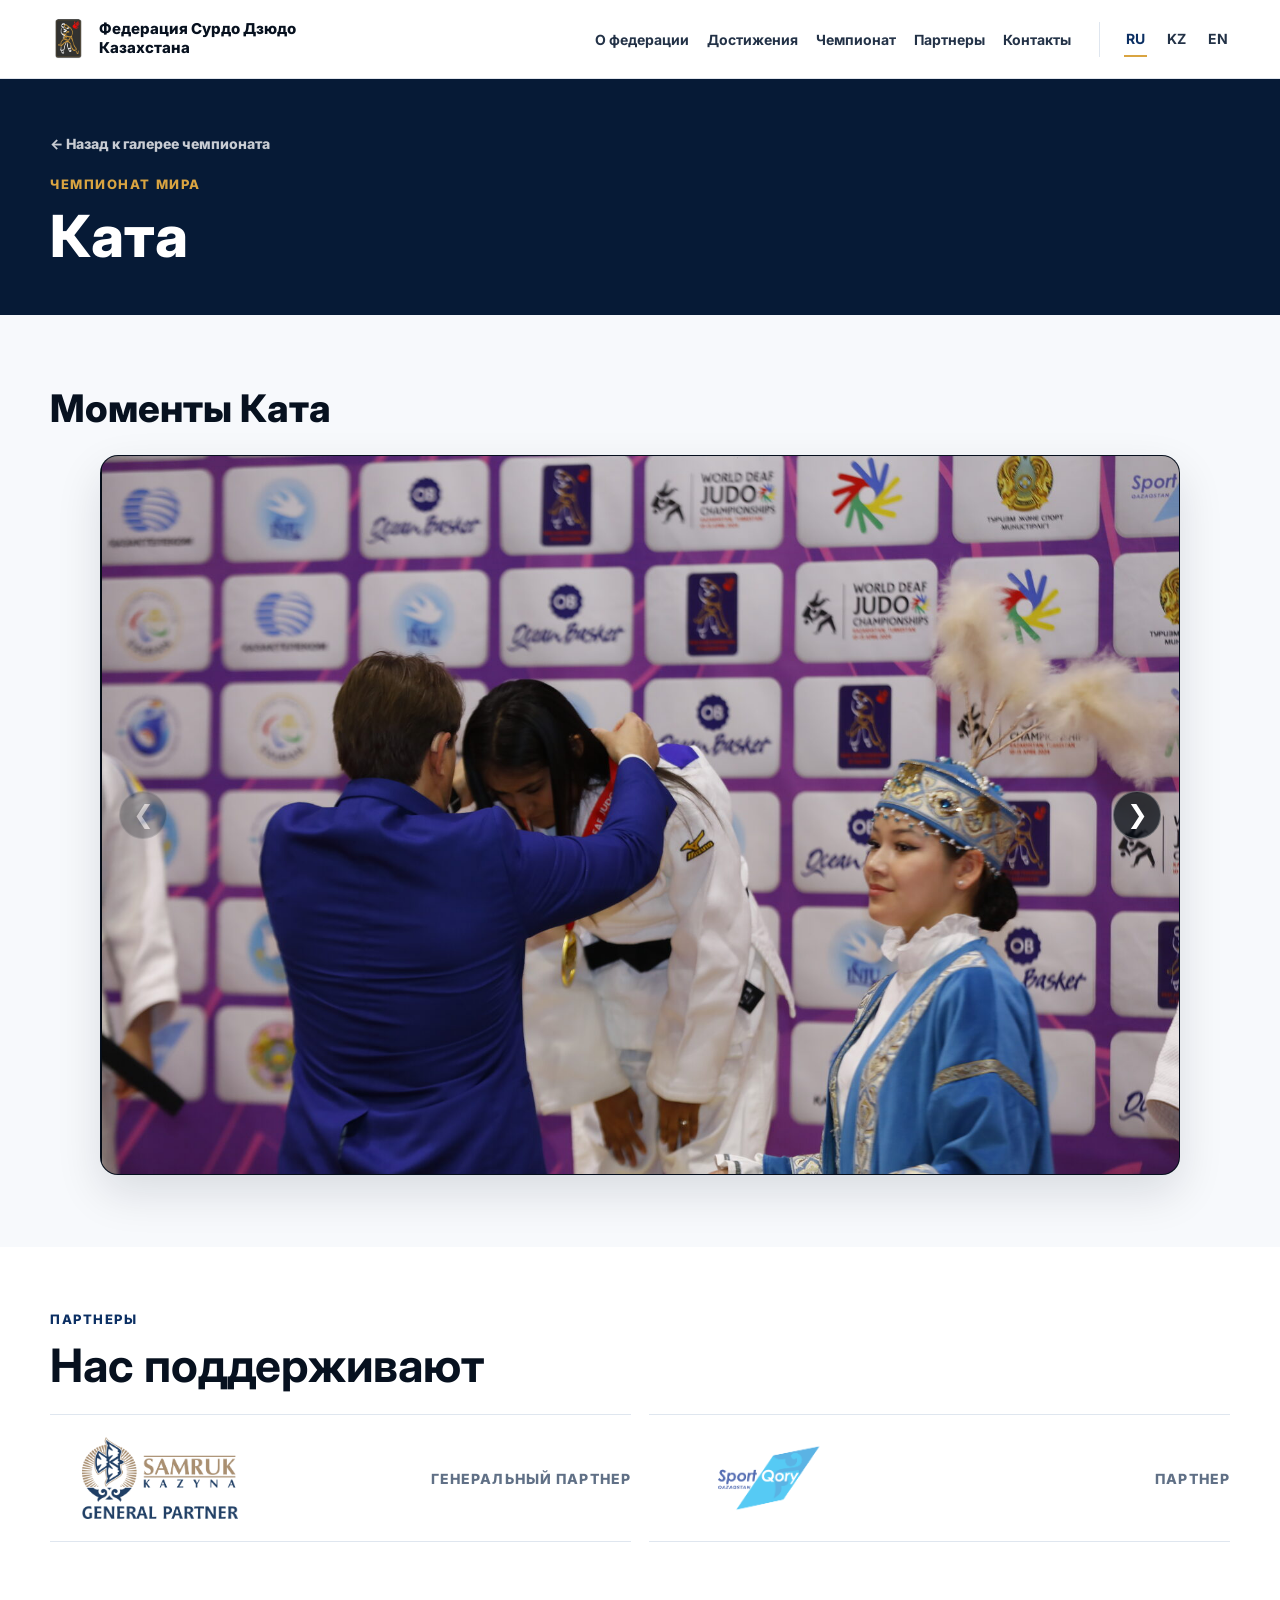
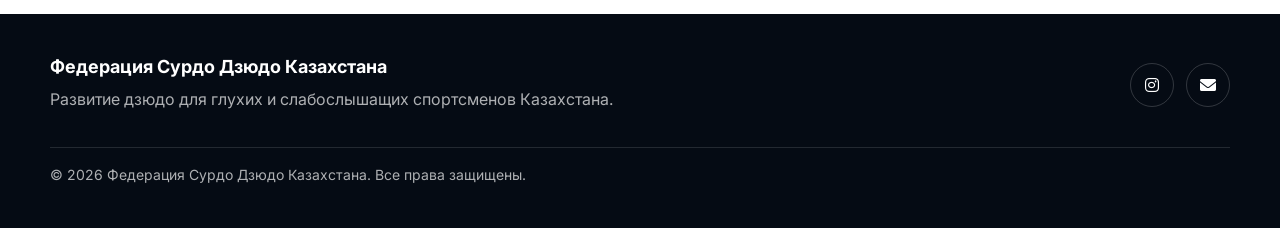
<file: kata.html>
<!DOCTYPE html>
<html lang="ru">
<head>
    <meta charset="UTF-8">
    <meta name="viewport" content="width=device-width, initial-scale=1.0">
    <title>Ката | Федерация Сурдо Дзюдо Казахстана</title>
    <link rel="stylesheet" href="styles.css">
    <link rel="preconnect" href="https://fonts.googleapis.com">
    <link rel="preconnect" href="https://fonts.gstatic.com" crossorigin>
    <link href="https://fonts.googleapis.com/css2?family=Inter:wght@400;500;600;700;800&amp;display=swap" rel="stylesheet">
    <link href="https://cdnjs.cloudflare.com/ajax/libs/font-awesome/6.0.0-beta3/css/all.min.css" rel="stylesheet">
</head>
<body class="home-ru gallery-page">
    <header class="site-header">
        <nav class="navbar" aria-label="Основная навигация">
            <a class="brand" href="index.html#hero" aria-label="Федерация Сурдо Дзюдо Казахстана">
                <img src="img/federation-logo.png" alt="Логотип Федерации сурдо дзюдо Казахстана" class="brand-logo">
                <span class="brand-text">Федерация Сурдо Дзюдо Казахстана</span>
            </a>

            <button class="nav-toggle" type="button" aria-expanded="false" aria-controls="site-menu">
                <span class="sr-only">Открыть меню</span>
                <span></span>
                <span></span>
                <span></span>
            </button>

            <div class="nav-menu" id="site-menu">
                <div class="nav-links">
                    <a href="index.html#about">О федерации</a>
                    <a href="index.html#achievements">Достижения</a>
                    <a href="index.html#championship">Чемпионат</a>
                    <a href="index.html#partners">Партнеры</a>
                    <a href="#contact">Контакты</a>
                </div>
                <div class="language-links" aria-label="Выбор языка">
                    <a class="is-active" href="kata.html" aria-current="page">RU</a>
                    <a href="kata-kz.html">KZ</a>
                    <a href="kata-en.html">EN</a>
                </div>
            </div>
        </nav>
    </header>

    <main>
        <section class="gallery-hero" aria-labelledby="gallery-title">
            <div class="section-inner">
                <a class="gallery-back-link" href="index.html#championship">← Назад к галерее чемпионата</a>
                <p class="section-label">Чемпионат мира</p>
                <h1 id="gallery-title">Ката</h1>
            </div>
        </section>

        <section class="gallery-slider gallery-slider-modern" aria-labelledby="kata-title">
            <div class="section-inner">
                <div class="gallery-section-heading">
                    <h2 id="kata-title">Моменты Ката</h2>
                </div>
                <div class="slider-container" id="slider-day1" tabindex="0" aria-label="Слайдер фотографий ката">
                    <div class="slider">
                        <img src="img/moments1.png" alt="Выступление ката на чемпионате мира по дзюдо среди глухих">
                        <img src="img/moments2.png" alt="Спортсмены во время демонстрации ката на татами">
                        <img src="img/moments3.png" alt="Фрагмент выступления ката на чемпионате мира">
                    </div>
                    <button class="prev" type="button" onclick="prevSlide('slider-day1')" aria-label="Предыдущая фотография">&#10094;</button>
                    <button class="next" type="button" onclick="nextSlide('slider-day1')" aria-label="Следующая фотография">&#10095;</button>
                </div>
            </div>
        </section>

        <section class="section partners-section" id="partners" aria-labelledby="partners-title">
            <div class="section-inner">
                <div class="section-heading compact">
                    <p class="section-label">Партнеры</p>
                    <h2 id="partners-title">Нас поддерживают</h2>
                </div>
                <div class="partner-card-row">
                    <a class="modern-partner-card" href="https://sk.kz/" target="_blank" rel="noopener noreferrer">
                        <img src="img/samruk.png" alt="Логотип Samruk Kazyna">
                        <span>Генеральный партнер</span>
                    </a>
                    <a class="modern-partner-card" href="https://sportqory.kz/ru" target="_blank" rel="noopener noreferrer">
                        <img src="img/sportqory.png" alt="Логотип Sport Qory">
                        <span>Партнер</span>
                    </a>
                </div>
            </div>
        </section>
    </main>

    <footer class="modern-footer" id="contact">
        <div class="footer-inner">
            <div>
                <strong>Федерация Сурдо Дзюдо Казахстана</strong>
                <p>Развитие дзюдо для глухих и слабослышащих спортсменов Казахстана.</p>
            </div>
            <div class="footer-links" aria-label="Контактные ссылки">
                <a href="https://www.instagram.com/kaz_deafjudoteam/" target="_blank" rel="noopener noreferrer" aria-label="Instagram">
                    <i class="fab fa-instagram" aria-hidden="true"></i>
                </a>
                <a href="mailto:deaf.judoteam@mail.ru" aria-label="Email">
                    <i class="fas fa-envelope" aria-hidden="true"></i>
                </a>
            </div>
            <p class="copyright">© 2026 Федерация Сурдо Дзюдо Казахстана. Все права защищены.</p>
        </div>
    </footer>

    <script src="slider.js"></script>
    <script>
        const navToggle = document.querySelector('.nav-toggle');
        const navMenu = document.querySelector('.nav-menu');

        navToggle.addEventListener('click', () => {
            const isOpen = navToggle.getAttribute('aria-expanded') === 'true';
            navToggle.setAttribute('aria-expanded', String(!isOpen));
            navMenu.classList.toggle('is-open');
        });

        navMenu.querySelectorAll('a').forEach((link) => {
            link.addEventListener('click', () => {
                navToggle.setAttribute('aria-expanded', 'false');
                navMenu.classList.remove('is-open');
            });
        });

        document.addEventListener('keydown', (event) => {
            if (event.key === 'Escape' && navMenu.classList.contains('is-open')) {
                navToggle.setAttribute('aria-expanded', 'false');
                navMenu.classList.remove('is-open');
                navToggle.focus();
            }
        });
    </script>
</body>
</html>
</file>
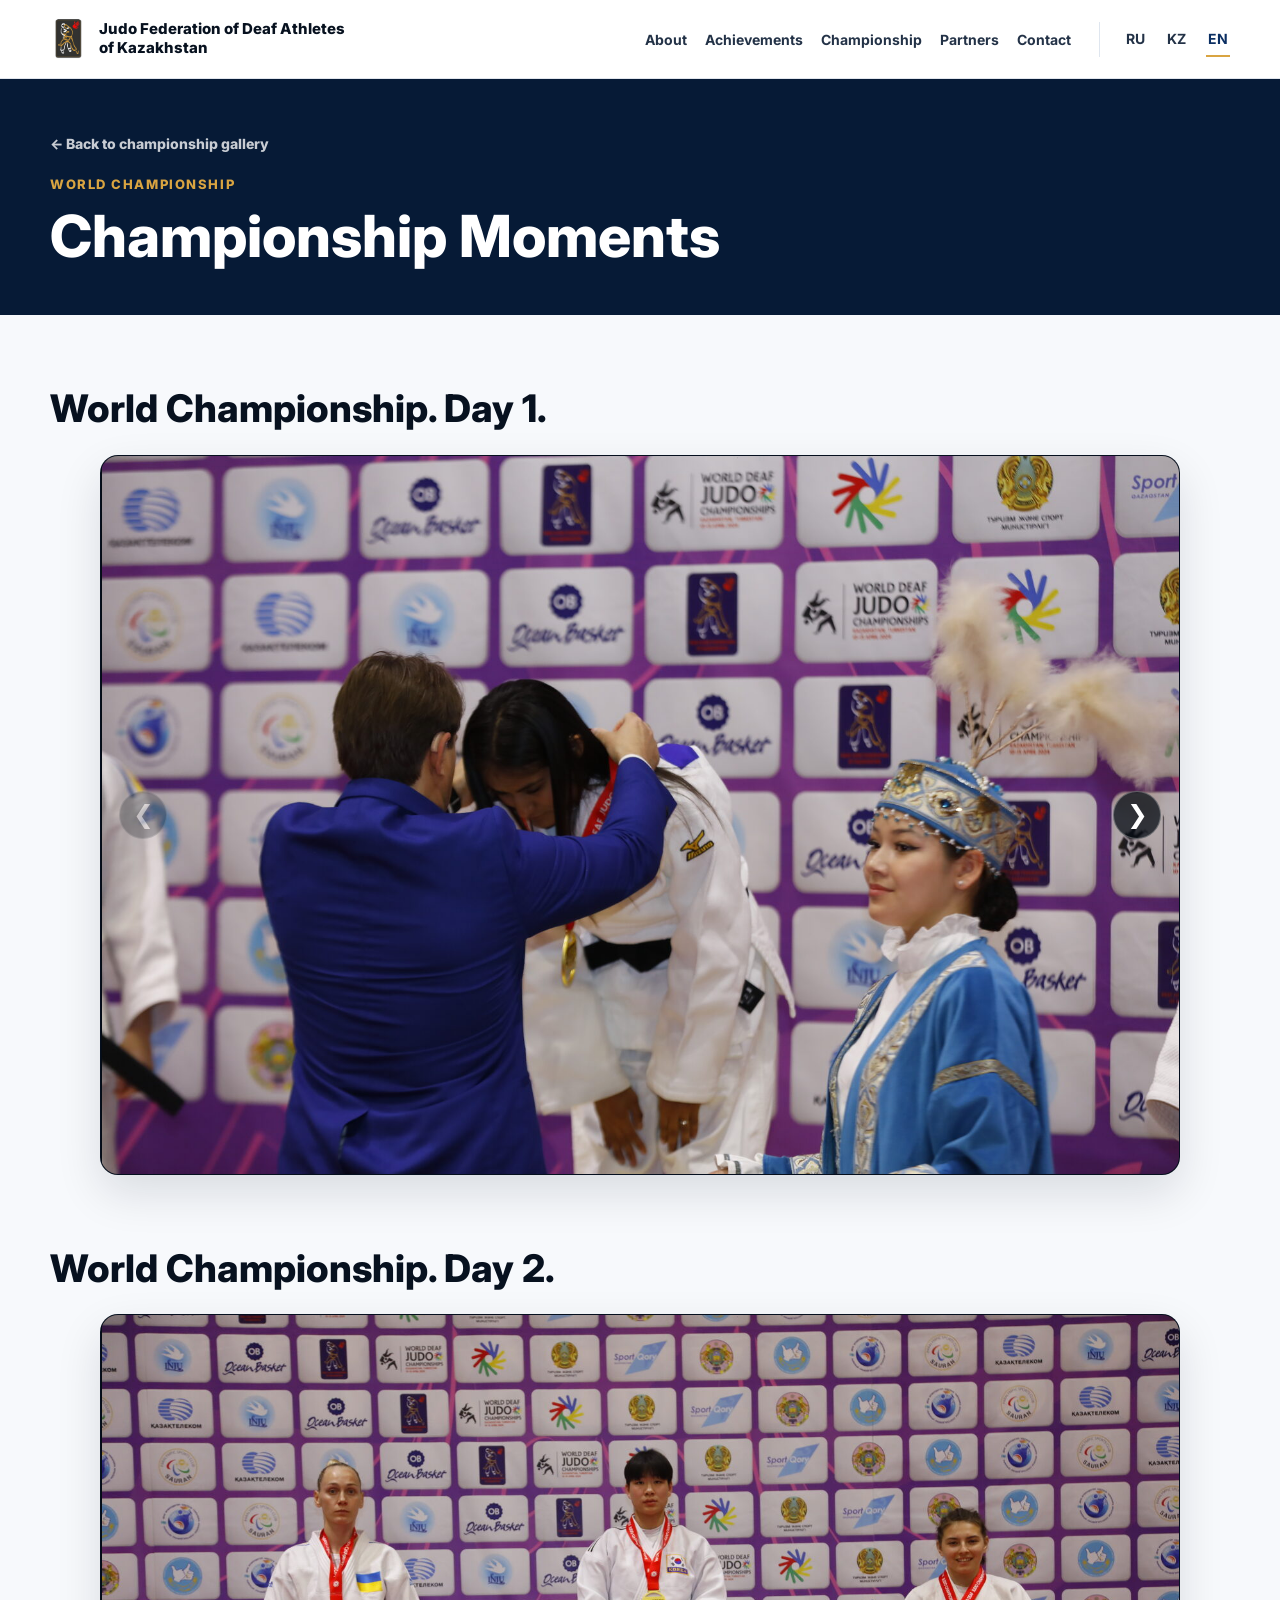
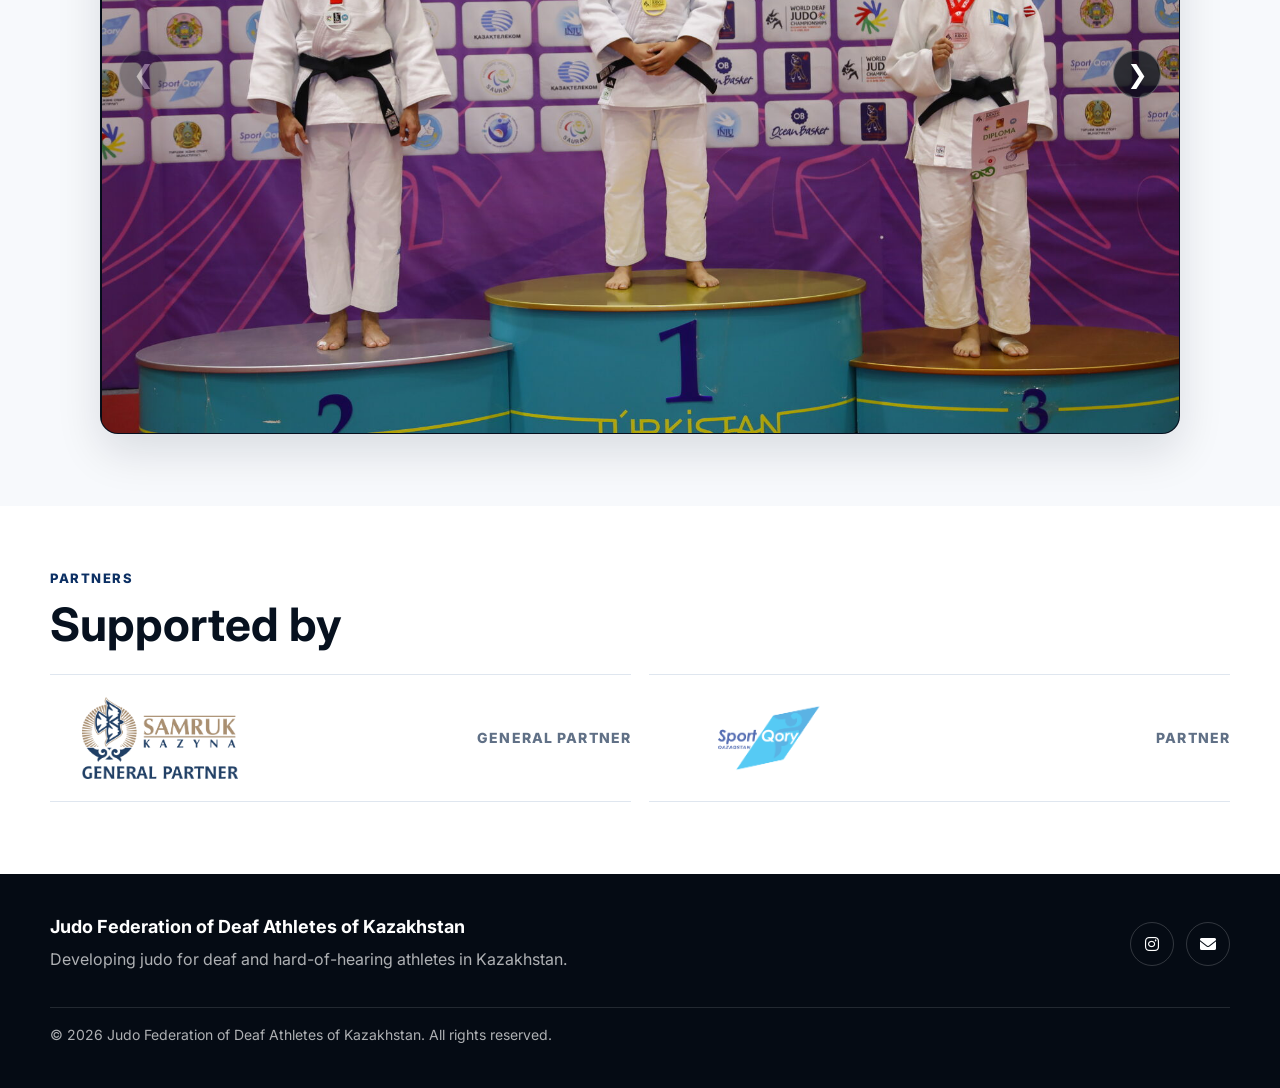
<file: moments-en.html>
<!DOCTYPE html>
<html lang="en">
<head>
    <meta charset="UTF-8">
    <meta name="viewport" content="width=device-width, initial-scale=1.0">
    <title>Championship Moments | Judo Federation of Deaf Athletes of Kazakhstan</title>
    <link rel="stylesheet" href="styles.css">
    <link rel="preconnect" href="https://fonts.googleapis.com">
    <link rel="preconnect" href="https://fonts.gstatic.com" crossorigin>
    <link href="https://fonts.googleapis.com/css2?family=Inter:wght@400;500;600;700;800&amp;display=swap" rel="stylesheet">
    <link href="https://cdnjs.cloudflare.com/ajax/libs/font-awesome/6.0.0-beta3/css/all.min.css" rel="stylesheet">
</head>
<body class="home-en gallery-page">
    <header class="site-header">
        <nav class="navbar" aria-label="Main navigation">
            <a class="brand" href="index-en.html#hero" aria-label="Judo Federation of Deaf Athletes of Kazakhstan">
                <img src="img/federation-logo.png" alt="Logo of the Judo Federation of Deaf Athletes of Kazakhstan" class="brand-logo">
                <span class="brand-text">Judo Federation of Deaf Athletes of Kazakhstan</span>
            </a>

            <button class="nav-toggle" type="button" aria-expanded="false" aria-controls="site-menu">
                <span class="sr-only">Open menu</span>
                <span></span>
                <span></span>
                <span></span>
            </button>

            <div class="nav-menu" id="site-menu">
                <div class="nav-links">
                    <a href="index-en.html#about">About</a>
                    <a href="index-en.html#achievements">Achievements</a>
                    <a href="index-en.html#championship">Championship</a>
                    <a href="index-en.html#partners">Partners</a>
                    <a href="#contact">Contact</a>
                </div>
                <div class="language-links" aria-label="Language selection">
                    <a href="moments.html">RU</a>
                    <a href="moments-kz.html">KZ</a>
                    <a class="is-active" href="moments-en.html" aria-current="page">EN</a>
                </div>
            </div>
        </nav>
    </header>

    <main>
        <section class="gallery-hero" aria-labelledby="gallery-title">
            <div class="section-inner">
                <a class="gallery-back-link" href="index-en.html#championship">← Back to championship gallery</a>
                <p class="section-label">World Championship</p>
                <h1 id="gallery-title">Championship Moments</h1>
            </div>
        </section>

        <section class="gallery-slider gallery-slider-modern" aria-labelledby="day1-title">
            <div class="section-inner">
                <div class="gallery-section-heading">
                    <h2 id="day1-title">World Championship. Day 1.</h2>
                </div>
                <div class="slider-container" id="slider-day1" tabindex="0" aria-label="Photo slider from day one of the championship">
                    <div class="slider">
                        <img src="img/moments1.png" alt="Competition moment from the World Deaf Judo Championship, day 1">
                        <img src="img/moments2.png" alt="Athletes on the tatami at the World Deaf Judo Championship, day 1">
                        <img src="img/moments3.png" alt="Judo match moment at the World Deaf Judo Championship, day 1">
                    </div>
                    <button class="prev" type="button" onclick="prevSlide('slider-day1')" aria-label="Previous photo">&#10094;</button>
                    <button class="next" type="button" onclick="nextSlide('slider-day1')" aria-label="Next photo">&#10095;</button>
                </div>
            </div>
        </section>

        <section class="gallery-slider gallery-slider-modern" aria-labelledby="day2-title">
            <div class="section-inner">
                <div class="gallery-section-heading">
                    <h2 id="day2-title">World Championship. Day 2.</h2>
                </div>
                <div class="slider-container" id="slider-day2" tabindex="0" aria-label="Photo slider from day two of the championship">
                    <div class="slider">
                        <img src="img/moments_1.jpg" alt="Competition moment from the World Deaf Judo Championship, day 2">
                        <img src="img/moments_2.jpg" alt="Athletes entering the tatami at the World Deaf Judo Championship, day 2">
                        <img src="img/moments_3.jpg" alt="Match fragment at the World Deaf Judo Championship, day 2">
                    </div>
                    <button class="prev" type="button" onclick="prevSlide('slider-day2')" aria-label="Previous photo">&#10094;</button>
                    <button class="next" type="button" onclick="nextSlide('slider-day2')" aria-label="Next photo">&#10095;</button>
                </div>
            </div>
        </section>

        <section class="section partners-section" id="partners" aria-labelledby="partners-title">
            <div class="section-inner">
                <div class="section-heading compact">
                    <p class="section-label">Partners</p>
                    <h2 id="partners-title">Supported by</h2>
                </div>
                <div class="partner-card-row">
                    <a class="modern-partner-card" href="https://sk.kz/" target="_blank" rel="noopener noreferrer">
                        <img src="img/samruk.png" alt="Samruk Kazyna logo">
                        <span>General partner</span>
                    </a>
                    <a class="modern-partner-card" href="https://sportqory.kz/ru" target="_blank" rel="noopener noreferrer">
                        <img src="img/sportqory.png" alt="Sport Qory logo">
                        <span>Partner</span>
                    </a>
                </div>
            </div>
        </section>
    </main>

    <footer class="modern-footer" id="contact">
        <div class="footer-inner">
            <div>
                <strong>Judo Federation of Deaf Athletes of Kazakhstan</strong>
                <p>Developing judo for deaf and hard-of-hearing athletes in Kazakhstan.</p>
            </div>
            <div class="footer-links" aria-label="Contact links">
                <a href="https://www.instagram.com/kaz_deafjudoteam/" target="_blank" rel="noopener noreferrer" aria-label="Instagram">
                    <i class="fab fa-instagram" aria-hidden="true"></i>
                </a>
                <a href="mailto:deaf.judoteam@mail.ru" aria-label="Email">
                    <i class="fas fa-envelope" aria-hidden="true"></i>
                </a>
            </div>
            <p class="copyright">© 2026 Judo Federation of Deaf Athletes of Kazakhstan. All rights reserved.</p>
        </div>
    </footer>

    <script src="slider.js"></script>
    <script>
        const navToggle = document.querySelector('.nav-toggle');
        const navMenu = document.querySelector('.nav-menu');

        navToggle.addEventListener('click', () => {
            const isOpen = navToggle.getAttribute('aria-expanded') === 'true';
            navToggle.setAttribute('aria-expanded', String(!isOpen));
            navMenu.classList.toggle('is-open');
        });

        navMenu.querySelectorAll('a').forEach((link) => {
            link.addEventListener('click', () => {
                navToggle.setAttribute('aria-expanded', 'false');
                navMenu.classList.remove('is-open');
            });
        });

        document.addEventListener('keydown', (event) => {
            if (event.key === 'Escape' && navMenu.classList.contains('is-open')) {
                navToggle.setAttribute('aria-expanded', 'false');
                navMenu.classList.remove('is-open');
                navToggle.focus();
            }
        });
    </script>
</body>
</html>
</file>
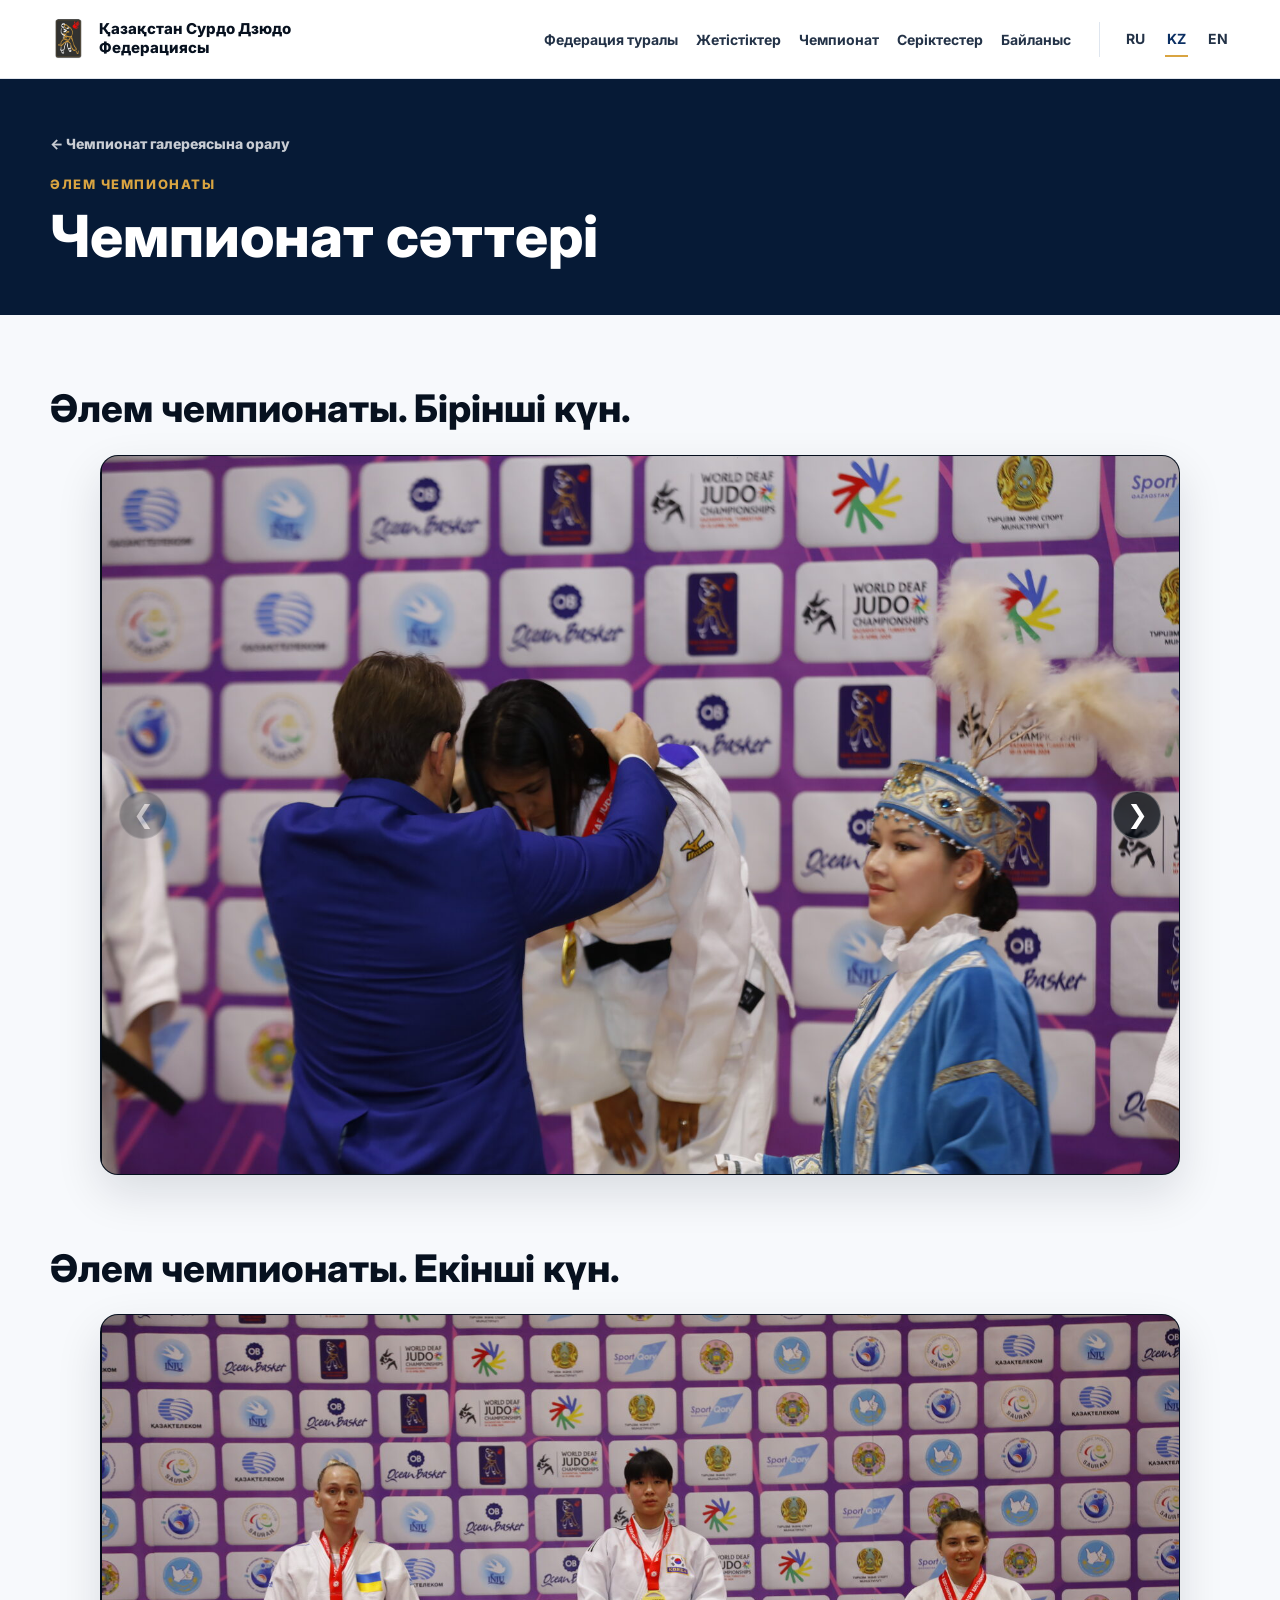
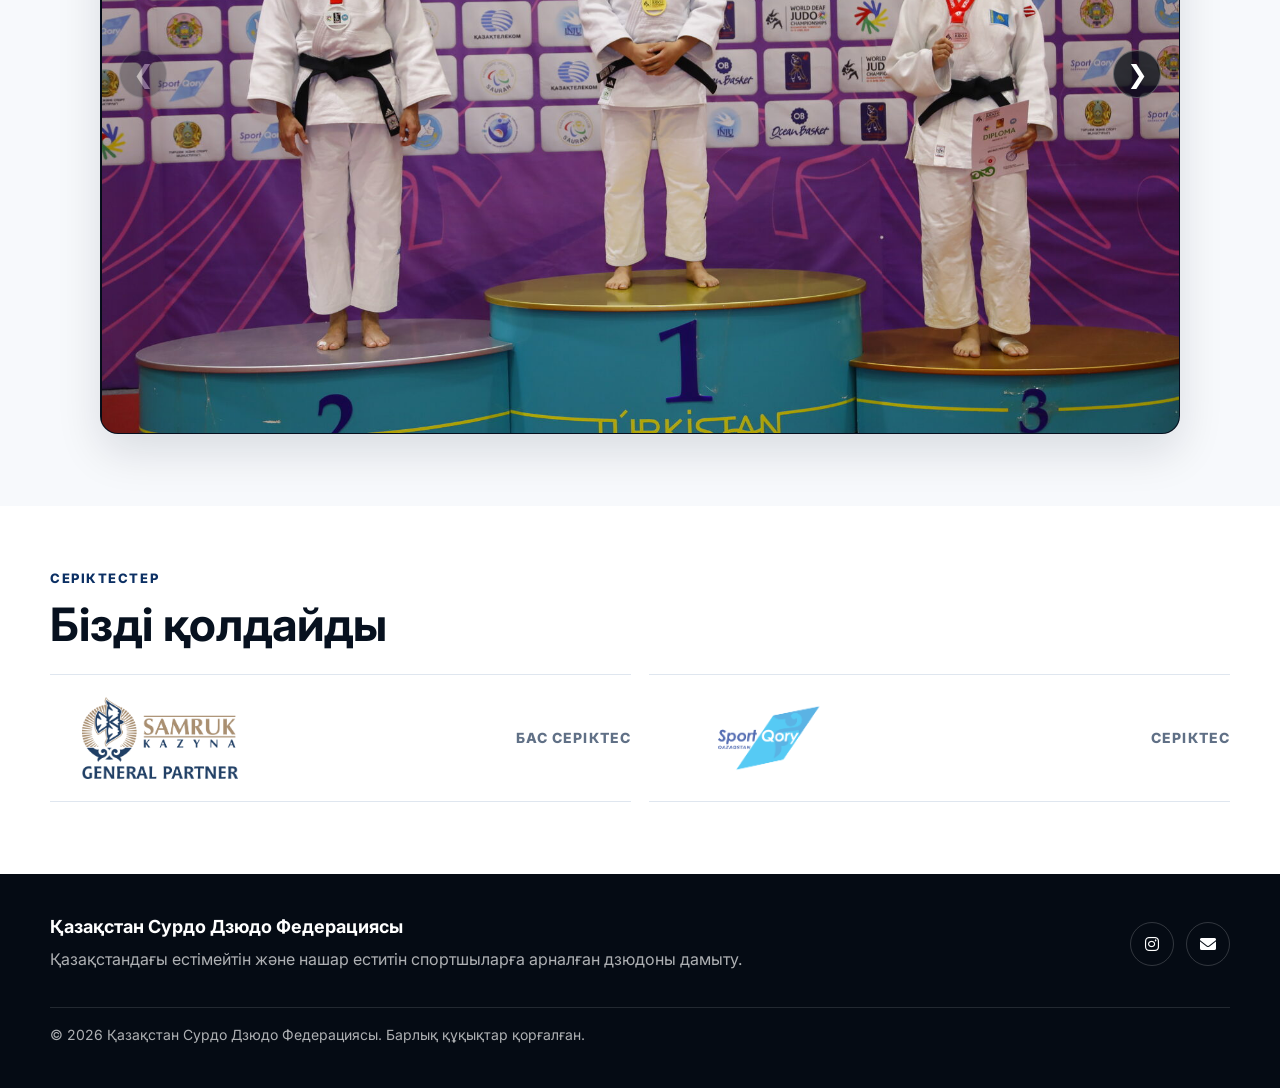
<file: moments-kz.html>
<!DOCTYPE html>
<html lang="kk">
<head>
    <meta charset="UTF-8">
    <meta name="viewport" content="width=device-width, initial-scale=1.0">
    <title>Чемпионат сәттері | Қазақстан Сурдо Дзюдо Федерациясы</title>
    <link rel="stylesheet" href="styles.css">
    <link rel="preconnect" href="https://fonts.googleapis.com">
    <link rel="preconnect" href="https://fonts.gstatic.com" crossorigin>
    <link href="https://fonts.googleapis.com/css2?family=Inter:wght@400;500;600;700;800&amp;display=swap" rel="stylesheet">
    <link href="https://cdnjs.cloudflare.com/ajax/libs/font-awesome/6.0.0-beta3/css/all.min.css" rel="stylesheet">
</head>
<body class="home-kz gallery-page">
    <header class="site-header">
        <nav class="navbar" aria-label="Негізгі навигация">
            <a class="brand" href="index-kz.html#hero" aria-label="Қазақстан Сурдо Дзюдо Федерациясы">
                <img src="img/federation-logo.png" alt="Қазақстан Сурдо дзюдо федерациясының логотипі" class="brand-logo">
                <span class="brand-text">Қазақстан Сурдо Дзюдо Федерациясы</span>
            </a>

            <button class="nav-toggle" type="button" aria-expanded="false" aria-controls="site-menu">
                <span class="sr-only">Мәзірді ашу</span>
                <span></span>
                <span></span>
                <span></span>
            </button>

            <div class="nav-menu" id="site-menu">
                <div class="nav-links">
                    <a href="index-kz.html#about">Федерация туралы</a>
                    <a href="index-kz.html#achievements">Жетістіктер</a>
                    <a href="index-kz.html#championship">Чемпионат</a>
                    <a href="index-kz.html#partners">Серіктестер</a>
                    <a href="#contact">Байланыс</a>
                </div>
                <div class="language-links" aria-label="Тілді таңдау">
                    <a href="moments.html">RU</a>
                    <a class="is-active" href="moments-kz.html" aria-current="page">KZ</a>
                    <a href="moments-en.html">EN</a>
                </div>
            </div>
        </nav>
    </header>

    <main>
        <section class="gallery-hero" aria-labelledby="gallery-title">
            <div class="section-inner">
                <a class="gallery-back-link" href="index-kz.html#championship">← Чемпионат галереясына оралу</a>
                <p class="section-label">Әлем чемпионаты</p>
                <h1 id="gallery-title">Чемпионат сәттері</h1>
            </div>
        </section>

        <section class="gallery-slider gallery-slider-modern" aria-labelledby="day1-title">
            <div class="section-inner">
                <div class="gallery-section-heading">
                    <h2 id="day1-title">Әлем чемпионаты. Бірінші күн.</h2>
                </div>
                <div class="slider-container" id="slider-day1" tabindex="0" aria-label="Чемпионаттың бірінші күніндегі фотосуреттер слайдері">
                    <div class="slider">
                        <img src="img/moments1.png" alt="Естімейтін спортшылар арасындағы дзюдодан әлем чемпионатының жарыс сәті, бірінші күн">
                        <img src="img/moments2.png" alt="Әлем чемпионатындағы спортшылардың татамидегі сәті, бірінші күн">
                        <img src="img/moments3.png" alt="Естімейтін спортшылар арасындағы дзюдодан әлем чемпионатындағы белдесу, бірінші күн">
                    </div>
                    <button class="prev" type="button" onclick="prevSlide('slider-day1')" aria-label="Алдыңғы фотосурет">&#10094;</button>
                    <button class="next" type="button" onclick="nextSlide('slider-day1')" aria-label="Келесі фотосурет">&#10095;</button>
                </div>
            </div>
        </section>

        <section class="gallery-slider gallery-slider-modern" aria-labelledby="day2-title">
            <div class="section-inner">
                <div class="gallery-section-heading">
                    <h2 id="day2-title">Әлем чемпионаты. Екінші күн.</h2>
                </div>
                <div class="slider-container" id="slider-day2" tabindex="0" aria-label="Чемпионаттың екінші күніндегі фотосуреттер слайдері">
                    <div class="slider">
                        <img src="img/moments_1.jpg" alt="Естімейтін спортшылар арасындағы дзюдодан әлем чемпионатының жарыс сәті, екінші күн">
                        <img src="img/moments_2.jpg" alt="Әлем чемпионатында спортшылардың татамиге шығуы, екінші күн">
                        <img src="img/moments_3.jpg" alt="Әлем чемпионатындағы белдесу көрінісі, екінші күн">
                    </div>
                    <button class="prev" type="button" onclick="prevSlide('slider-day2')" aria-label="Алдыңғы фотосурет">&#10094;</button>
                    <button class="next" type="button" onclick="nextSlide('slider-day2')" aria-label="Келесі фотосурет">&#10095;</button>
                </div>
            </div>
        </section>

        <section class="section partners-section" id="partners" aria-labelledby="partners-title">
            <div class="section-inner">
                <div class="section-heading compact">
                    <p class="section-label">Серіктестер</p>
                    <h2 id="partners-title">Бізді қолдайды</h2>
                </div>
                <div class="partner-card-row">
                    <a class="modern-partner-card" href="https://sk.kz/" target="_blank" rel="noopener noreferrer">
                        <img src="img/samruk.png" alt="Samruk Kazyna логотипі">
                        <span>Бас серіктес</span>
                    </a>
                    <a class="modern-partner-card" href="https://sportqory.kz/ru" target="_blank" rel="noopener noreferrer">
                        <img src="img/sportqory.png" alt="Sport Qory логотипі">
                        <span>Серіктес</span>
                    </a>
                </div>
            </div>
        </section>
    </main>

    <footer class="modern-footer" id="contact">
        <div class="footer-inner">
            <div>
                <strong>Қазақстан Сурдо Дзюдо Федерациясы</strong>
                <p>Қазақстандағы естімейтін және нашар еститін спортшыларға арналған дзюдоны дамыту.</p>
            </div>
            <div class="footer-links" aria-label="Байланыс сілтемелері">
                <a href="https://www.instagram.com/kaz_deafjudoteam/" target="_blank" rel="noopener noreferrer" aria-label="Instagram">
                    <i class="fab fa-instagram" aria-hidden="true"></i>
                </a>
                <a href="mailto:deaf.judoteam@mail.ru" aria-label="Email">
                    <i class="fas fa-envelope" aria-hidden="true"></i>
                </a>
            </div>
            <p class="copyright">© 2026 Қазақстан Сурдо Дзюдо Федерациясы. Барлық құқықтар қорғалған.</p>
        </div>
    </footer>

    <script src="slider.js"></script>
    <script>
        const navToggle = document.querySelector('.nav-toggle');
        const navMenu = document.querySelector('.nav-menu');

        navToggle.addEventListener('click', () => {
            const isOpen = navToggle.getAttribute('aria-expanded') === 'true';
            navToggle.setAttribute('aria-expanded', String(!isOpen));
            navMenu.classList.toggle('is-open');
        });

        navMenu.querySelectorAll('a').forEach((link) => {
            link.addEventListener('click', () => {
                navToggle.setAttribute('aria-expanded', 'false');
                navMenu.classList.remove('is-open');
            });
        });

        document.addEventListener('keydown', (event) => {
            if (event.key === 'Escape' && navMenu.classList.contains('is-open')) {
                navToggle.setAttribute('aria-expanded', 'false');
                navMenu.classList.remove('is-open');
                navToggle.focus();
            }
        });
    </script>
</body>
</html>
</file>
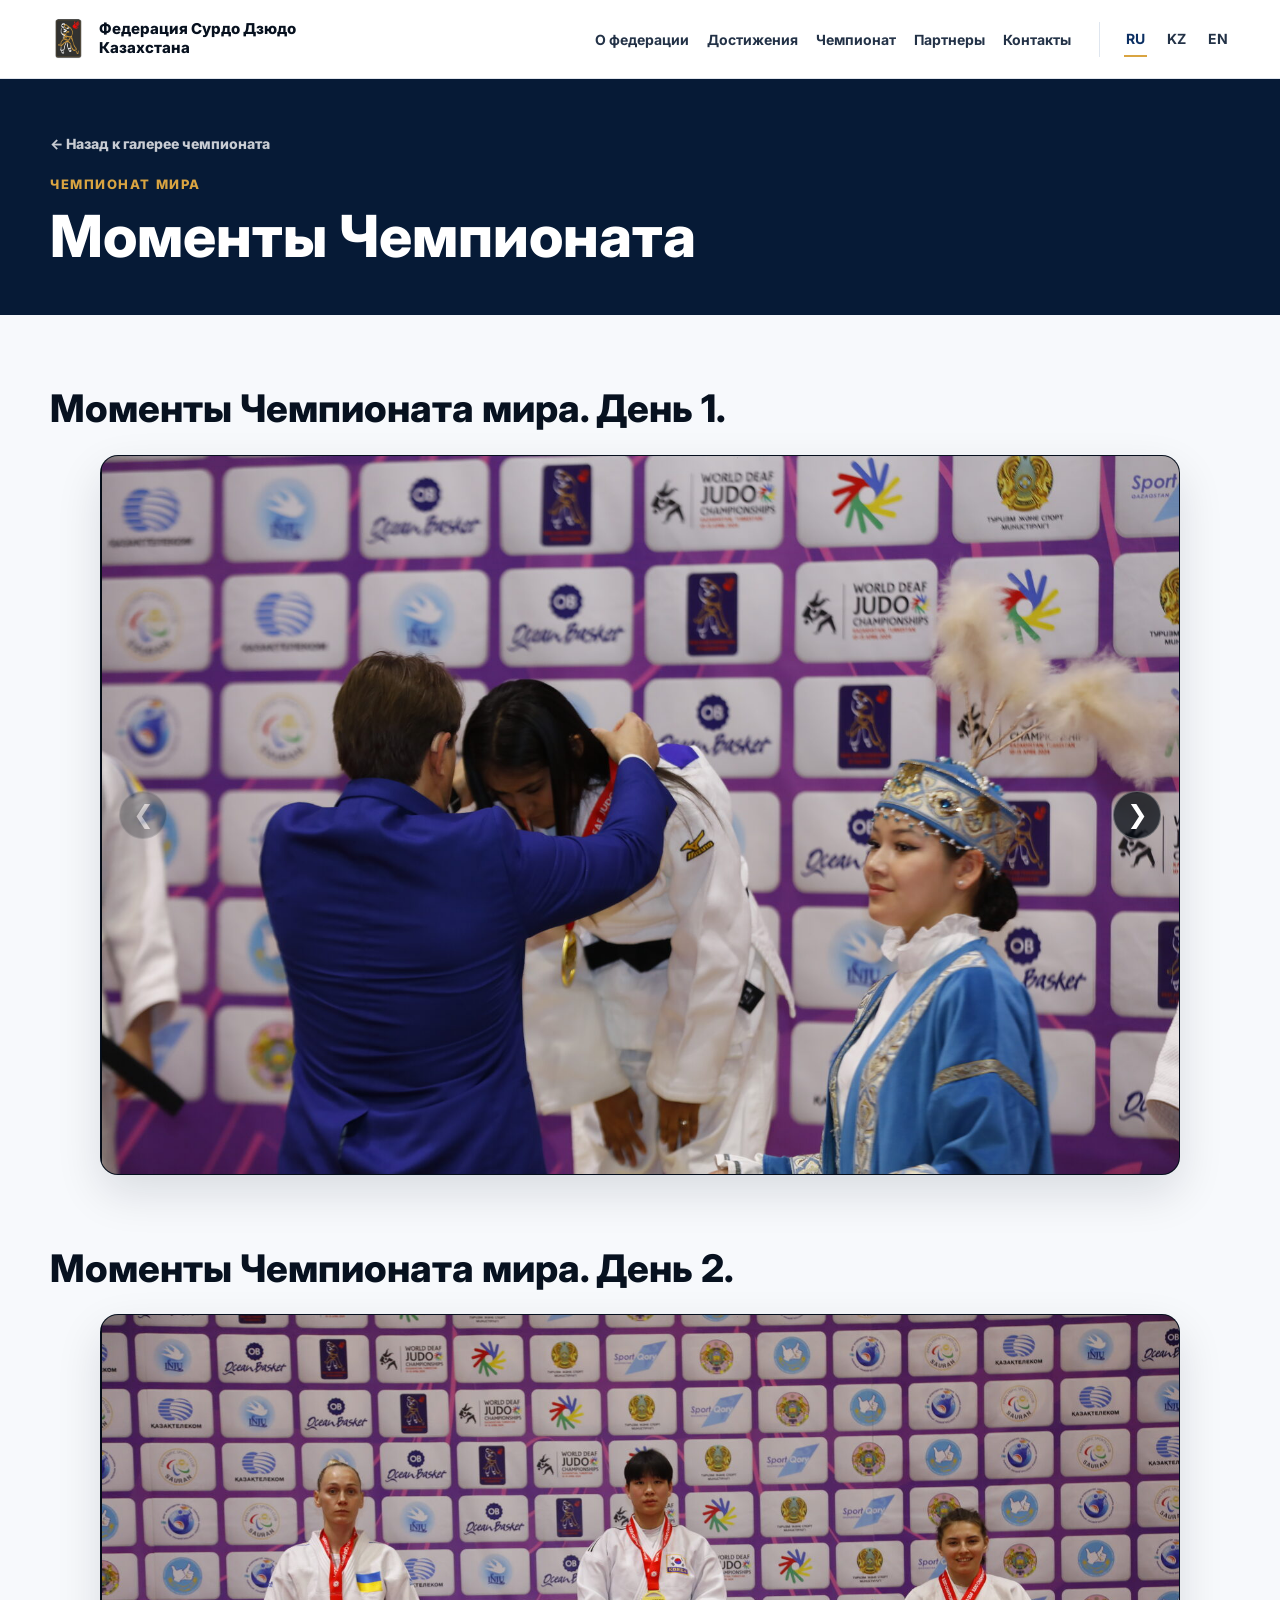
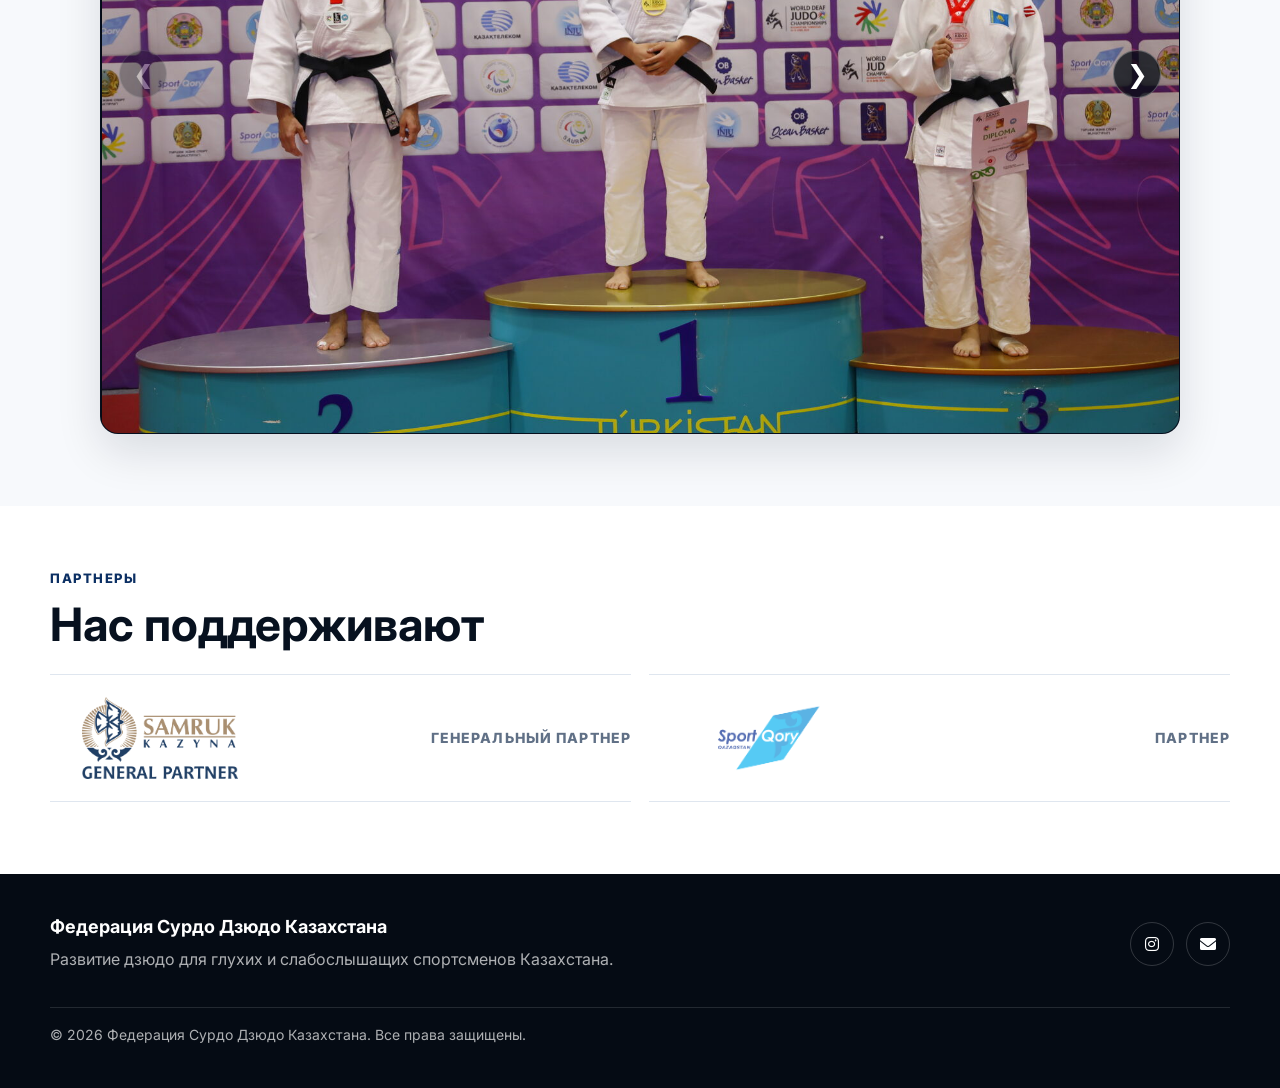
<file: moments.html>
<!DOCTYPE html>
<html lang="ru">
<head>
    <meta charset="UTF-8">
    <meta name="viewport" content="width=device-width, initial-scale=1.0">
    <title>Моменты Чемпионата | Федерация Сурдо Дзюдо Казахстана</title>
    <link rel="stylesheet" href="styles.css">
    <link rel="preconnect" href="https://fonts.googleapis.com">
    <link rel="preconnect" href="https://fonts.gstatic.com" crossorigin>
    <link href="https://fonts.googleapis.com/css2?family=Inter:wght@400;500;600;700;800&amp;display=swap" rel="stylesheet">
    <link href="https://cdnjs.cloudflare.com/ajax/libs/font-awesome/6.0.0-beta3/css/all.min.css" rel="stylesheet">
</head>
<body class="home-ru gallery-page">
    <header class="site-header">
        <nav class="navbar" aria-label="Основная навигация">
            <a class="brand" href="index.html#hero" aria-label="Федерация Сурдо Дзюдо Казахстана">
                <img src="img/federation-logo.png" alt="Логотип Федерации сурдо дзюдо Казахстана" class="brand-logo">
                <span class="brand-text">Федерация Сурдо Дзюдо Казахстана</span>
            </a>

            <button class="nav-toggle" type="button" aria-expanded="false" aria-controls="site-menu">
                <span class="sr-only">Открыть меню</span>
                <span></span>
                <span></span>
                <span></span>
            </button>

            <div class="nav-menu" id="site-menu">
                <div class="nav-links">
                    <a href="index.html#about">О федерации</a>
                    <a href="index.html#achievements">Достижения</a>
                    <a href="index.html#championship">Чемпионат</a>
                    <a href="index.html#partners">Партнеры</a>
                    <a href="#contact">Контакты</a>
                </div>
                <div class="language-links" aria-label="Выбор языка">
                    <a class="is-active" href="moments.html" aria-current="page">RU</a>
                    <a href="moments-kz.html">KZ</a>
                    <a href="moments-en.html">EN</a>
                </div>
            </div>
        </nav>
    </header>

    <main>
        <section class="gallery-hero" aria-labelledby="gallery-title">
            <div class="section-inner">
                <a class="gallery-back-link" href="index.html#championship">← Назад к галерее чемпионата</a>
                <p class="section-label">Чемпионат мира</p>
                <h1 id="gallery-title">Моменты Чемпионата</h1>
            </div>
        </section>

        <section class="gallery-slider gallery-slider-modern" aria-labelledby="day1-title">
            <div class="section-inner">
                <div class="gallery-section-heading">
                    <h2 id="day1-title">Моменты Чемпионата мира. День 1.</h2>
                </div>
                <div class="slider-container" id="slider-day1" tabindex="0" aria-label="Слайдер фотографий первого дня чемпионата">
                    <div class="slider">
                        <img src="img/moments1.png" alt="Соревновательный момент чемпионата мира по дзюдо среди глухих, день 1">
                        <img src="img/moments2.png" alt="Выступление спортсменов на чемпионате мира по дзюдо среди глухих, день 1">
                        <img src="img/moments3.png" alt="Поединок на татами чемпионата мира по дзюдо среди глухих, день 1">
                    </div>
                    <button class="prev" type="button" onclick="prevSlide('slider-day1')" aria-label="Предыдущая фотография">&#10094;</button>
                    <button class="next" type="button" onclick="nextSlide('slider-day1')" aria-label="Следующая фотография">&#10095;</button>
                </div>
            </div>
        </section>

        <section class="gallery-slider gallery-slider-modern" aria-labelledby="day2-title">
            <div class="section-inner">
                <div class="gallery-section-heading">
                    <h2 id="day2-title">Моменты Чемпионата мира. День 2.</h2>
                </div>
                <div class="slider-container" id="slider-day2" tabindex="0" aria-label="Слайдер фотографий второго дня чемпионата">
                    <div class="slider">
                        <img src="img/moments_1.jpg" alt="Соревновательный момент чемпионата мира по дзюдо среди глухих, день 2">
                        <img src="img/moments_2.jpg" alt="Выход спортсменов на татами чемпионата мира по дзюдо среди глухих, день 2">
                        <img src="img/moments_3.jpg" alt="Фрагмент поединка чемпионата мира по дзюдо среди глухих, день 2">
                    </div>
                    <button class="prev" type="button" onclick="prevSlide('slider-day2')" aria-label="Предыдущая фотография">&#10094;</button>
                    <button class="next" type="button" onclick="nextSlide('slider-day2')" aria-label="Следующая фотография">&#10095;</button>
                </div>
            </div>
        </section>

        <section class="section partners-section" id="partners" aria-labelledby="partners-title">
            <div class="section-inner">
                <div class="section-heading compact">
                    <p class="section-label">Партнеры</p>
                    <h2 id="partners-title">Нас поддерживают</h2>
                </div>
                <div class="partner-card-row">
                    <a class="modern-partner-card" href="https://sk.kz/" target="_blank" rel="noopener noreferrer">
                        <img src="img/samruk.png" alt="Логотип Samruk Kazyna">
                        <span>Генеральный партнер</span>
                    </a>
                    <a class="modern-partner-card" href="https://sportqory.kz/ru" target="_blank" rel="noopener noreferrer">
                        <img src="img/sportqory.png" alt="Логотип Sport Qory">
                        <span>Партнер</span>
                    </a>
                </div>
            </div>
        </section>
    </main>

    <footer class="modern-footer" id="contact">
        <div class="footer-inner">
            <div>
                <strong>Федерация Сурдо Дзюдо Казахстана</strong>
                <p>Развитие дзюдо для глухих и слабослышащих спортсменов Казахстана.</p>
            </div>
            <div class="footer-links" aria-label="Контактные ссылки">
                <a href="https://www.instagram.com/kaz_deafjudoteam/" target="_blank" rel="noopener noreferrer" aria-label="Instagram">
                    <i class="fab fa-instagram" aria-hidden="true"></i>
                </a>
                <a href="mailto:deaf.judoteam@mail.ru" aria-label="Email">
                    <i class="fas fa-envelope" aria-hidden="true"></i>
                </a>
            </div>
            <p class="copyright">© 2026 Федерация Сурдо Дзюдо Казахстана. Все права защищены.</p>
        </div>
    </footer>

    <script src="slider.js"></script>
    <script>
        const navToggle = document.querySelector('.nav-toggle');
        const navMenu = document.querySelector('.nav-menu');

        navToggle.addEventListener('click', () => {
            const isOpen = navToggle.getAttribute('aria-expanded') === 'true';
            navToggle.setAttribute('aria-expanded', String(!isOpen));
            navMenu.classList.toggle('is-open');
        });

        navMenu.querySelectorAll('a').forEach((link) => {
            link.addEventListener('click', () => {
                navToggle.setAttribute('aria-expanded', 'false');
                navMenu.classList.remove('is-open');
            });
        });

        document.addEventListener('keydown', (event) => {
            if (event.key === 'Escape' && navMenu.classList.contains('is-open')) {
                navToggle.setAttribute('aria-expanded', 'false');
                navMenu.classList.remove('is-open');
                navToggle.focus();
            }
        });
    </script>
</body>
</html>
</file>
<file: styles.css>
:root {
    --color-ink: #07111f;
    --color-blue: #0b2f63;
    --color-blue-dark: #061a36;
    --color-blue-soft: #e8eef8;
    --color-gold: #d9a441;
    --color-silver: #c5cad3;
    --color-muted: #607086;
    --color-line: #dfe6ef;
    --color-page: #f7f9fc;
    --color-white: #ffffff;
    --shadow-soft: 0 18px 45px rgba(7, 17, 31, 0.12);
    --shadow-card: 0 14px 30px rgba(7, 17, 31, 0.1);
    --radius: 18px;
}


* {
    box-sizing: border-box;
}

html {
    scroll-behavior: smooth;
}

body {
    font-family: Arial, sans-serif;
    margin: 0;
    padding: 0;
    color: #000;
    background: #fff;
}

body.home-ru,
body.home-kz,
body.home-en {
    font-family: "Inter", Arial, sans-serif;
    color: var(--color-ink);
    background: var(--color-page);
}

img {
    max-width: 100%;
}

a {
    color: inherit;
}

header,
section,
footer {
    width: 100%;
}

.sr-only {
    position: absolute;
    width: 1px;
    height: 1px;
    padding: 0;
    margin: -1px;
    overflow: hidden;
    clip: rect(0, 0, 0, 0);
    white-space: nowrap;
    border: 0;
}

/* Modern Russian home page */
.site-header {
    position: sticky;
    top: 0;
    z-index: 100;
    background: rgba(255, 255, 255, 0.94);
    border-bottom: 1px solid rgba(11, 47, 99, 0.12);
    backdrop-filter: blur(18px);
}

.navbar {
    width: min(1180px, calc(100% - 40px));
    min-height: 78px;
    margin: 0 auto;
    display: flex;
    align-items: center;
    justify-content: space-between;
    gap: 24px;
}


/* Header and Navigation */
.brand {
    display: inline-flex;
    align-items: center;
    gap: 12px;
    min-width: 0;
    color: var(--color-ink);
    text-decoration: none;
    font-weight: 800;
}

.brand-logo {
    display: block;
    width: auto;
    height: 54px;
    flex: 0 0 auto;
    object-fit: contain;
}

.brand-text {
    max-width: 250px;
    font-size: 15px;
    line-height: 1.25;
}

.nav-menu {
    display: flex;
    align-items: center;
    gap: 28px;
}

.nav-links,
.language-links {
    display: flex;
    align-items: center;
    gap: 18px;
}

.nav-links a,
.language-links a {
    color: #233247;
    font-size: 14px;
    font-weight: 700;
    text-decoration: none;
    transition: color 0.2s ease, background 0.2s ease, transform 0.15s ease;
}

.nav-links a:focus-visible,
.language-links a:focus-visible,
.brand:focus-visible,
.nav-toggle:focus-visible,
.button:focus-visible,
.modern-partner-card:focus-visible,
.footer-links a:focus-visible {
    outline: 3px solid rgba(217, 164, 65, 0.9);
    outline-offset: 4px;
}

.nav-links a:hover,
.language-links a:hover,
.language-links .is-active {
    color: var(--color-blue);
}

.nav-links a:active,
.language-links a:active {
    transform: translateY(1px);
}

.language-links {
    padding-left: 24px;
    border-left: 1px solid var(--color-line);
}

.language-links a {
    padding: 8px 2px;
    border-bottom: 2px solid transparent;
}

.language-links .is-active {
    border-bottom-color: var(--color-gold);
    color: var(--color-blue);
}

.nav-toggle {
    display: none;
    position: relative;
    width: 46px;
    height: 46px;
    border: 1px solid var(--color-line);
    border-radius: 12px;
    background: var(--color-white);
    cursor: pointer;
    transition: background 0.2s ease, border-color 0.2s ease, transform 0.15s ease;
    touch-action: manipulation;
}

.nav-toggle span:not(.sr-only) {
    display: block;
    width: 20px;
    height: 2px;
    margin: 4px auto;
    background: var(--color-ink);
    border-radius: 999px;
    transition: transform 0.2s ease, opacity 0.2s ease;
}

.nav-toggle:hover,
.nav-toggle[aria-expanded="true"] {
    border-color: rgba(11, 47, 99, 0.3);
    background: #f6f8fb;
}

.nav-toggle:active {
    transform: scale(0.96);
}

.nav-toggle[aria-expanded="true"] span:nth-child(2) {
    transform: translateY(6px) rotate(45deg);
}

.nav-toggle[aria-expanded="true"] span:nth-child(3) {
    opacity: 0;
}

.nav-toggle[aria-expanded="true"] span:nth-child(4) {
    transform: translateY(-6px) rotate(-45deg);
}


/* Hero Section */
.hero {
    position: relative;
    min-height: 640px;
    display: flex;
    align-items: center;
    overflow: hidden;
    isolation: isolate;
}

.hero-image,
.hero-overlay {
    position: absolute;
    inset: 0;
}

.hero-image {
    width: 100%;
    height: 100%;
    object-fit: cover;
    object-position: right center;
    z-index: -2;
}

.hero-overlay {
    z-index: -1;
    background:
        linear-gradient(90deg, rgba(4, 13, 28, 1) 0%, rgba(4, 13, 28, 1) 46%, rgba(4, 13, 28, 0.48) 70%, rgba(4, 13, 28, 0.12) 100%),
        linear-gradient(0deg, rgba(4, 13, 28, 0.18), rgba(4, 13, 28, 0.18));
}

.hero-content {
    width: min(1180px, calc(100% - 40px));
    margin: 0 auto;
    padding: 126px 0 92px;
    color: var(--color-white);
}

.hero h1 {
    max-width: 720px;
    margin: 0;
    font-size: clamp(40px, 5.8vw, 68px);
    line-height: 1.02;
    font-weight: 800;
    letter-spacing: 0;
}

.hero p {
    max-width: 620px;
    margin: 26px 0 0;
    color: rgba(255, 255, 255, 0.86);
    font-size: clamp(17px, 2vw, 21px);
    line-height: 1.65;
}

.hero-actions {
    display: flex;
    flex-wrap: wrap;
    gap: 14px;
    margin-top: 36px;
}

.button {
    display: inline-flex;
    align-items: center;
    justify-content: center;
    min-height: 50px;
    padding: 0 22px;
    border-radius: 999px;
    font-size: 15px;
    font-weight: 800;
    text-decoration: none;
    transition: transform 0.2s ease, background 0.2s ease, color 0.2s ease;
    touch-action: manipulation;
}

.button:hover {
    transform: translateY(-2px);
}

.button:active {
    transform: translateY(0) scale(0.98);
}

.button-primary {
    background: var(--color-gold);
    color: #1d1608;
}

.button-secondary {
    border: 1px solid rgba(255, 255, 255, 0.42);
    color: var(--color-white);
}


/* Sections */
.section {
    padding: 92px 0;
}

.section-inner {
    width: min(1180px, calc(100% - 40px));
    margin: 0 auto;
}

.section-label {
    margin: 0 0 14px;
    color: var(--color-blue);
    font-size: 13px;
    font-weight: 800;
    letter-spacing: 0.12em;
    text-transform: uppercase;
}

.section h2 {
    margin: 0;
    color: var(--color-ink);
    font-size: clamp(30px, 4vw, 46px);
    line-height: 1.08;
    letter-spacing: 0;
}

.section-heading {
    max-width: 760px;
    margin-bottom: 34px;
}

.section-heading.compact {
    margin-bottom: 24px;
}

.about-section {
    background: var(--color-white);
}

.about-grid {
    display: grid;
    grid-template-columns: minmax(0, 0.78fr) minmax(0, 1.08fr);
    gap: 46px;
    align-items: start;
}

.about-copy {
    color: #33445b;
    font-size: 18px;
    line-height: 1.8;
    padding-top: 31px;
}

.about-copy p {
    margin: 0 0 18px;
}

.about-copy p:last-child {
    margin-bottom: 0;
}

.stats-list {
    display: grid;
    grid-template-columns: repeat(3, minmax(0, 1fr));
    gap: 0;
    margin: 30px 0 0;
    padding: 18px 0;
    border-top: 1px solid var(--color-line);
    border-bottom: 1px solid var(--color-line);
}

.stat-item {
    display: grid;
    grid-template-rows: minmax(28px, auto) 1fr;
    align-content: start;
    gap: 8px;
    min-width: 0;
    padding: 0 20px;
    border-right: 1px solid var(--color-line);
}

.stat-item:first-child {
    padding-left: 0;
}

.stat-item:last-child {
    padding-right: 0;
    border-right: 0;
}

.stat-item dt {
    margin: 0;
    color: var(--color-blue);
    font-size: clamp(20px, 1.8vw, 24px);
    font-weight: 800;
    line-height: 1.05;
    word-break: normal;
    overflow-wrap: normal;
}

.stat-item dd {
    margin: 0;
    color: var(--color-muted);
    font-size: 13px;
    font-weight: 700;
    line-height: 1.35;
    word-break: normal;
    overflow-wrap: normal;
}

.achievements-section {
    background: var(--color-page);
    padding: 76px 0;
}

.achievement-list {
    border-top: 1px solid var(--color-line);
}

.achievement-record {
    display: grid;
    grid-template-columns: minmax(0, 0.9fr) minmax(460px, 1.1fr);
    gap: 34px;
    align-items: center;
    padding: 28px 0;
    border-bottom: 1px solid var(--color-line);
}

.achievement-event h3 {
    margin: 0 0 8px;
    color: var(--color-ink);
    font-size: clamp(22px, 2.4vw, 31px);
    line-height: 1.2;
}

.achievement-event p {
    margin: 0;
    color: var(--color-blue);
    font-size: 15px;
    font-weight: 800;
    line-height: 1.4;
}

.medal-results {
    display: grid;
    grid-template-columns: repeat(3, minmax(0, 1fr));
    gap: 10px;
    margin: 0;
    padding: 0;
    list-style: none;
}

.medal-result {
    position: relative;
    min-height: 74px;
    display: flex;
    align-items: center;
    padding: 15px 14px 15px 18px;
    border-left: 4px solid var(--color-line);
    background: rgba(255, 255, 255, 0.72);
    color: #26364d;
    font-size: 15px;
    font-weight: 800;
    line-height: 1.35;
}

.result-gold {
    border-left-color: var(--color-gold);
}

.result-silver {
    border-left-color: #a8b0bc;
}

.result-bronze {
    border-left-color: #a96f3b;
}

.championship-section {
    background: var(--color-blue-dark);
}

.championship-section .section-label,
.championship-section h2 {
    color: var(--color-white);
}

.championship-section .section-label {
    color: var(--color-gold);
}

.championship-card-grid {
    display: grid;
    grid-template-columns: repeat(3, minmax(0, 1fr));
    gap: 22px;
}

.gallery-card {
    position: relative;
    min-height: 330px;
    display: flex;
    flex-direction: column;
    align-items: flex-end;
    justify-content: flex-end;
    overflow: hidden;
    border-radius: var(--radius);
    color: var(--color-white);
    text-decoration: none;
    box-shadow: var(--shadow-soft);
    outline: 0;
}

.gallery-card::after {
    content: "";
    position: absolute;
    inset: 0;

    background: linear-gradient(180deg, rgba(6, 26, 54, 0.04), rgba(6, 26, 54, 0.74));
    transition: background 0.35s ease;
}

.gallery-card img {
    position: absolute;
    inset: 0;
    width: 100%;
    height: 100%;
    object-fit: cover;
    transition: transform 0.35s ease;
}

.gallery-card-title {
    position: relative;
    z-index: 1;
    display: block;
    width: 100%;
    padding: 28px 28px 8px;
    font-size: 24px;
    font-weight: 800;
    line-height: 1.15;
}

.gallery-card-action {
    position: relative;
    z-index: 1;
    display: inline-flex;
    align-items: center;
    align-self: flex-start;
    gap: 8px;
    margin: 0 28px 28px;
    padding: 0;
    border-bottom: 1px solid rgba(255, 255, 255, 0.48);
    color: rgba(255, 255, 255, 0.92);
    font-size: 13px;
    font-weight: 800;
    opacity: 0.82;
    transform: translateY(0);
    transition: opacity 0.25s ease, transform 0.25s ease, border-color 0.25s ease;
}

.gallery-card:hover img,
.gallery-card:focus-visible img {
    transform: scale(1.06);
}

.gallery-card:hover::after,
.gallery-card:focus-visible::after {
    background: linear-gradient(180deg, rgba(6, 26, 54, 0.12), rgba(6, 26, 54, 0.9));
}

.gallery-card:hover .gallery-card-action,
.gallery-card:focus-visible .gallery-card-action {
    opacity: 1;
    transform: translateX(3px);
    border-bottom-color: rgba(255, 255, 255, 0.9);
}

.gallery-card:focus-visible {
    outline: 3px solid var(--color-gold);
    outline-offset: 5px;
}

.partners-section {
    background: var(--color-white);
    padding: 64px 0 72px;
}

.partner-card-row {
    display: grid;
    grid-template-columns: repeat(2, minmax(0, 1fr));
    gap: 18px;
}

.modern-partner-card {
    min-height: 118px;
    display: flex;
    align-items: center;
    justify-content: space-between;
    gap: 22px;
    padding: 22px 0;
    border-top: 1px solid var(--color-line);
    border-bottom: 1px solid var(--color-line);
    background: var(--color-white);
    color: var(--color-ink);
    text-decoration: none;
}

.modern-partner-card img {
    width: 220px;
    height: 82px;
    object-fit: contain;
    object-position: center;
}

.modern-partner-card span {
    color: var(--color-muted);
    font-size: 14px;
    font-weight: 800;
    letter-spacing: 0.08em;
    text-transform: uppercase;
    text-align: right;
}

.modern-footer {
    background: #050b14;
    color: var(--color-white);
    padding: 42px 0;
}

.footer-inner {
    width: min(1180px, calc(100% - 40px));
    margin: 0 auto;
    display: grid;
    grid-template-columns: minmax(0, 1fr) auto;
    gap: 24px;
    align-items: center;
}

.footer-inner strong {
    font-size: 18px;
}

.footer-inner p {
    margin: 10px 0 0;
    color: rgba(255, 255, 255, 0.68);
    line-height: 1.6;
}

.footer-links {
    display: flex;
    gap: 12px;
}

.footer-links a {
    display: grid;
    place-items: center;
    width: 44px;
    height: 44px;
    border: 1px solid rgba(255, 255, 255, 0.18);
    border-radius: 50%;
    color: var(--color-white);
    text-decoration: none;
    transition: background 0.2s ease, color 0.2s ease;
}

.footer-links a:hover {
    background: var(--color-gold);
    color: #1d1608;
}

.copyright {
    grid-column: 1 / -1;
    padding-top: 16px;
    border-top: 1px solid rgba(255, 255, 255, 0.12);
    font-size: 14px;
}

/* Legacy home and gallery styles for the untouched pages */
.banner {
    position: relative;
    width: 100%;
    height: 469px;
    background: url("img/banner.png") no-repeat center center;
    background-size: cover;
}

.banner-img {
    width: 100%;
    height: 100%;
    object-fit: cover;
    display: block;
}

.language-switch {
    position: absolute;
    top: 20px;
    left: 30px;
    font-size: 12px;
}

.language-switch a {
    color: white;
    text-decoration: none;
    margin: 0 5px;
}

/* Partners Section Styles */
.partners {
    background-color: #f0f0f0;
    padding: 20px;
    text-align: center;
}

.partners2 {
    background-color: #ffffff;
    padding: 20px;
    text-align: center;
}

.partner-links {
    display: flex;
    justify-content: center;
    gap: 40px;
}

.partner-item {
    text-align: center;
}

.partner-logo {
    width: 160px;
    height: 89px;
    border-radius: 10px;
    object-fit: contain;
    transition: transform 0.3s ease;
}

.partner-logo:hover {
    transform: scale(1.1);
}

.partner-name {
    margin-top: 40px;
    font-size: 20px;
    color: #333;
    font-weight: lighter;
}

.about {
    background-color: #f0f0f0;
    padding: 40px 20px;
    text-align: center;
    font-family: Arial, sans-serif;
}

.about h2 {
    font-size: 24px;
    font-weight: bold;
    color: #000;
    margin-bottom: 20px;
}

.about-text {
    font-size: 24px;
    line-height: 1.8;
    color: #000;
    margin: 0 auto 20px;
    text-align: center;
    max-width: 1100px;
}

.about-text strong {
    font-weight: bold;
    color: #000;
}

.championship {
    text-align: center;
    background-color: #f0f0f0;
    padding: 40px 0 100px;
}

.championship h2 {
    font-size: 32px;
    font-weight: bold;
    margin-bottom: 80px;
    color: #000;
}

.championship-links {
    display: flex;
    justify-content: center;
    gap: 100px;
}

.championship-item {
    font-size: 24px;
    color: #000;
    text-decoration: none;
    text-align: center;
    transition: color 0.3s ease;
    font-weight: lighter;
}

.championship-item:hover {
    color: rgba(13, 21, 30, 0.42);
}

.footer {
    background-color: #000;
    color: #fff;
    text-align: center;
    padding: 20px;
}

.footer .icon {
    margin: 0 15px;
    color: #fff;
    font-size: 24px;
    text-decoration: none;
}

.gallery-page {
    min-height: 100vh;
}

.gallery-hero {
    background: var(--color-blue-dark);
    color: var(--color-white);
    padding: 54px 0 48px;
}

.gallery-hero .section-label {
    color: var(--color-gold);
}

.gallery-hero h1 {
    max-width: 820px;
    margin: 0;
    font-family: "Inter", Arial, sans-serif;
    font-size: clamp(34px, 5vw, 58px);
    font-weight: 800;
    line-height: 1.05;
    letter-spacing: 0;
}

.gallery-back-link {
    display: inline-flex;
    margin-bottom: 24px;
    color: rgba(255, 255, 255, 0.78);
    font-size: 14px;
    font-weight: 800;
    text-decoration: none;
}

.gallery-back-link:hover {
    color: var(--color-white);
}

.gallery-back-link:focus-visible,
.slider-container:focus-visible,
.prev:focus-visible,
.next:focus-visible {
    outline: 3px solid rgba(217, 164, 65, 0.9);
    outline-offset: 4px;
}

.gallery-slider {
    background: var(--color-page);
    padding: 72px 0;
}

.gallery-slider + .gallery-slider {
    padding-top: 0;
}

.gallery-slider h2 {
    margin: 0;
    color: var(--color-ink);
    font-family: "Inter", Arial, sans-serif;
    font-size: clamp(26px, 3vw, 38px);
    font-weight: 800;
    line-height: 1.15;
    letter-spacing: 0;
}

.gallery-section-heading {
    margin-bottom: 24px;
}

header h1 {
    text-align: center;
    font-size: 36px;
    font-weight: 600;
    margin: 40px 0;
    color: #000000;
    font-family: Arial, sans-serif;
}

.slider-container {
    position: relative;
    width: min(1080px, 100%);
    aspect-ratio: 3 / 2;
    margin: 0 auto;
    overflow: hidden;
    border: 1px solid rgba(11, 47, 99, 0.12);
    border-radius: var(--radius);
    background: #050b14;
    box-shadow: var(--shadow-soft);
}

.slider {
    display: flex;
    height: 100%;
    transition: transform 0.45s ease-in-out;
}

.slider img {
    width: 100%;
    height: 100%;
    flex: 0 0 100%;
    object-fit: contain;
    background: #050b14;
}

.prev,
.next {
    position: absolute;
    top: 50%;
    z-index: 10;
    display: grid;
    place-items: center;
    width: 48px;
    height: 48px;
    padding: 0;
    border: 1px solid rgba(255, 255, 255, 0.28);
    border-radius: 50%;
    background-color: rgba(5, 11, 20, 0.74);
    color: var(--color-white);
    font-size: 25px;
    cursor: pointer;
    transform: translateY(-50%);
    transition: background 0.2s ease, opacity 0.2s ease, transform 0.2s ease;
}

.prev {
    left: 18px;
}

.next {
    right: 18px;
}

.prev:hover,
.next:hover {
    background-color: rgba(5, 11, 20, 0.94);
}

.prev:active,
.next:active {
    transform: translateY(-50%) scale(0.96);
}

.prev:disabled,
.next:disabled {
    opacity: 0.34;
    cursor: default;
}

@media (max-width: 920px) {
    .navbar {
        min-height: 70px;
    }

    .nav-toggle {
        display: block;
    }

    .nav-menu {
        position: absolute;
        top: 70px;
        left: 20px;
        right: 20px;
        display: none;
        padding: 22px;
        border: 1px solid var(--color-line);
        border-radius: 18px;
        background: var(--color-white);
        box-shadow: var(--shadow-soft);
    }

    .nav-menu.is-open {
        display: block;
    }

    .nav-links,
    .language-links {
        align-items: stretch;
        flex-direction: column;
        gap: 8px;
    }

    .nav-links a,
    .language-links a {
        padding: 12px 8px;
    }

    .nav-links a:active,
    .language-links a:active {
        background: #f6f8fb;
    }

    .language-links {
        margin-top: 12px;
        padding: 12px 0 0;
        border-left: 0;
        border-top: 1px solid var(--color-line);
        display: grid;
        grid-template-columns: repeat(3, 1fr);
    }

    .hero {
        min-height: 560px;
    }

    .hero-image {
        object-position: 78% center;
    }

    .about-grid,
    .championship-card-grid {
        grid-template-columns: 1fr;
    }

    .about-copy {
        padding-top: 0;
    }

    .achievement-record {
        grid-template-columns: 1fr;
        gap: 18px;
        align-items: start;
    }

    .stats-list {
        grid-template-columns: 1fr;
    }

    .stat-item {
        grid-template-rows: auto auto;
        padding: 16px 0;
        border-right: 0;
        border-bottom: 1px solid var(--color-line);
    }

    .stat-item:last-child {
        border-bottom: 0;
    }

    .gallery-card {
        min-height: 260px;
    }

    .gallery-hero {
        padding: 42px 0 38px;
    }

    .slider-container {
        width: 100%;
    }

    .championship-links,
    .partner-links {
        flex-wrap: wrap;
        gap: 28px;
    }
}

@media (max-width: 680px) {
    .navbar,
    .hero-content,
    .section-inner,
    .footer-inner {
        width: min(100% - 28px, 1180px);
    }

    .navbar {
        gap: 12px;
    }

    .brand-text {
        max-width: 168px;
        font-size: 12px;
    }

    .hero {
        min-height: 570px;
    }

    .hero-content {
        padding: 96px 0 60px;
    }

    .hero h1 {
        font-size: clamp(34px, 10vw, 44px);
        line-height: 1.06;
    }

    .hero p {
        max-width: 95%;
        margin-top: 20px;
        font-size: 16px;
        line-height: 1.55;
    }

    .hero-overlay {
        background:
            linear-gradient(90deg, rgba(4, 13, 28, 0.88), rgba(4, 13, 28, 0.48)),
            linear-gradient(0deg, rgba(4, 13, 28, 0.08), rgba(4, 13, 28, 0.08));
    }

    .hero-actions,
    .button {
        width: 100%;
    }

    .section {
        padding: 66px 0;
    }

    .partners-section {
        padding: 50px 0 54px;
    }

    .about-grid {
        gap: 28px;
    }

    .about-copy {
        font-size: 16px;
    }

    .stats-list {
        grid-template-columns: 1fr;
        margin-top: 22px;
        padding: 0;
        border-top: 1px solid var(--color-line);
        border-bottom: 0;
    }

    .stat-item {
        padding: 14px 0;
        border-right: 0;
        border-bottom: 1px solid var(--color-line);
    }

    .stat-item:last-child {
        border-bottom: 0;
    }

    .achievement-record {
        padding: 24px 0;
    }

    .medal-results {
        grid-template-columns: 1fr;
        gap: 8px;
    }

    .medal-result {
        min-height: auto;
        padding: 12px 12px 12px 16px;
        font-size: 14px;
    }

    .gallery-card {
        min-height: 245px;
    }

    .gallery-card-title {
        padding: 24px 22px 8px;
        font-size: 22px;
    }

    .gallery-card-action {
        margin: 0 22px 24px;
    }

    .gallery-slider {
        padding: 52px 0;
    }

    .gallery-slider + .gallery-slider {
        padding-top: 0;
    }

    .slider-container {
        border-radius: 14px;
    }

    .prev,
    .next {
        width: 42px;
        height: 42px;
        font-size: 22px;
    }

    .prev {
        left: 10px;
    }

    .next {
        right: 10px;
    }

    .partner-card-row,
    .footer-inner {
        grid-template-columns: 1fr;
    }

    .partner-card-row {
        gap: 12px;
    }

    .modern-partner-card {
        min-height: 112px;
        align-items: center;
        flex-direction: row;
        padding: 16px 18px;
    }

    .modern-partner-card img {
        width: 170px;
        height: 68px;
    }

    .modern-partner-card span {
        max-width: 120px;
        font-size: 12px;
        text-align: right;
    }

    .footer-links {
        justify-content: flex-start;
    }

    .banner {
        height: 260px;
    }

    .about-text {
        font-size: 18px;
    }

    .championship h2 {
        margin-bottom: 36px;
        font-size: 26px;
    }

    .championship-links {
        flex-direction: column;
        gap: 18px;
    }

    header h1 {
        padding: 0 16px;
        font-size: 28px;
    }
}

@media (max-width: 420px) {
    .brand-logo {
        height: 44px;
    }

    .brand-text {
        max-width: 148px;
    }

    .modern-partner-card {
        align-items: flex-start;
        flex-direction: column;
        gap: 12px;
    }

    .modern-partner-card img {
        width: 190px;
        height: 70px;
    }

    .modern-partner-card span {
        max-width: none;
        text-align: left;
    }
}

@media (prefers-reduced-motion: reduce) {
    html {
        scroll-behavior: auto;
    }

    *,
    *::before,
    *::after {
        transition-duration: 0.01ms !important;
        animation-duration: 0.01ms !important;
        animation-iteration-count: 1 !important;
    }
}
</file>
